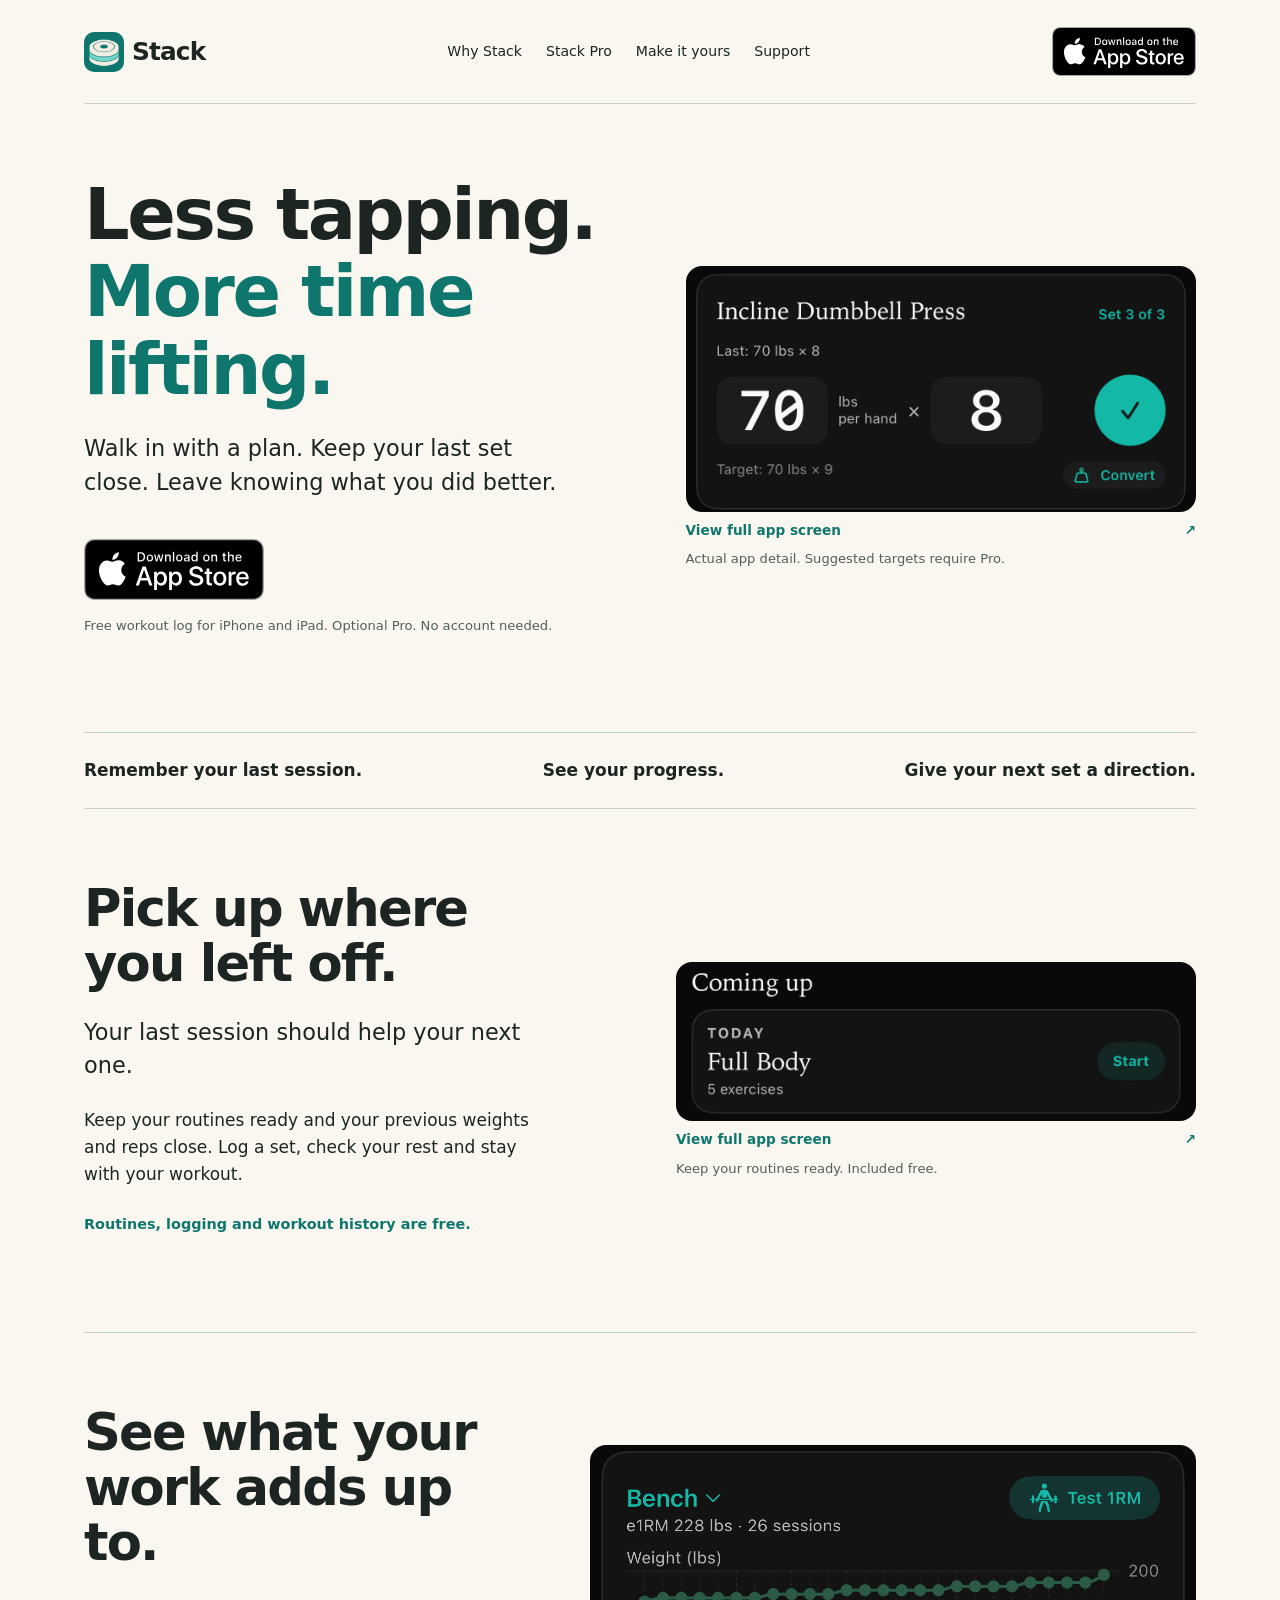
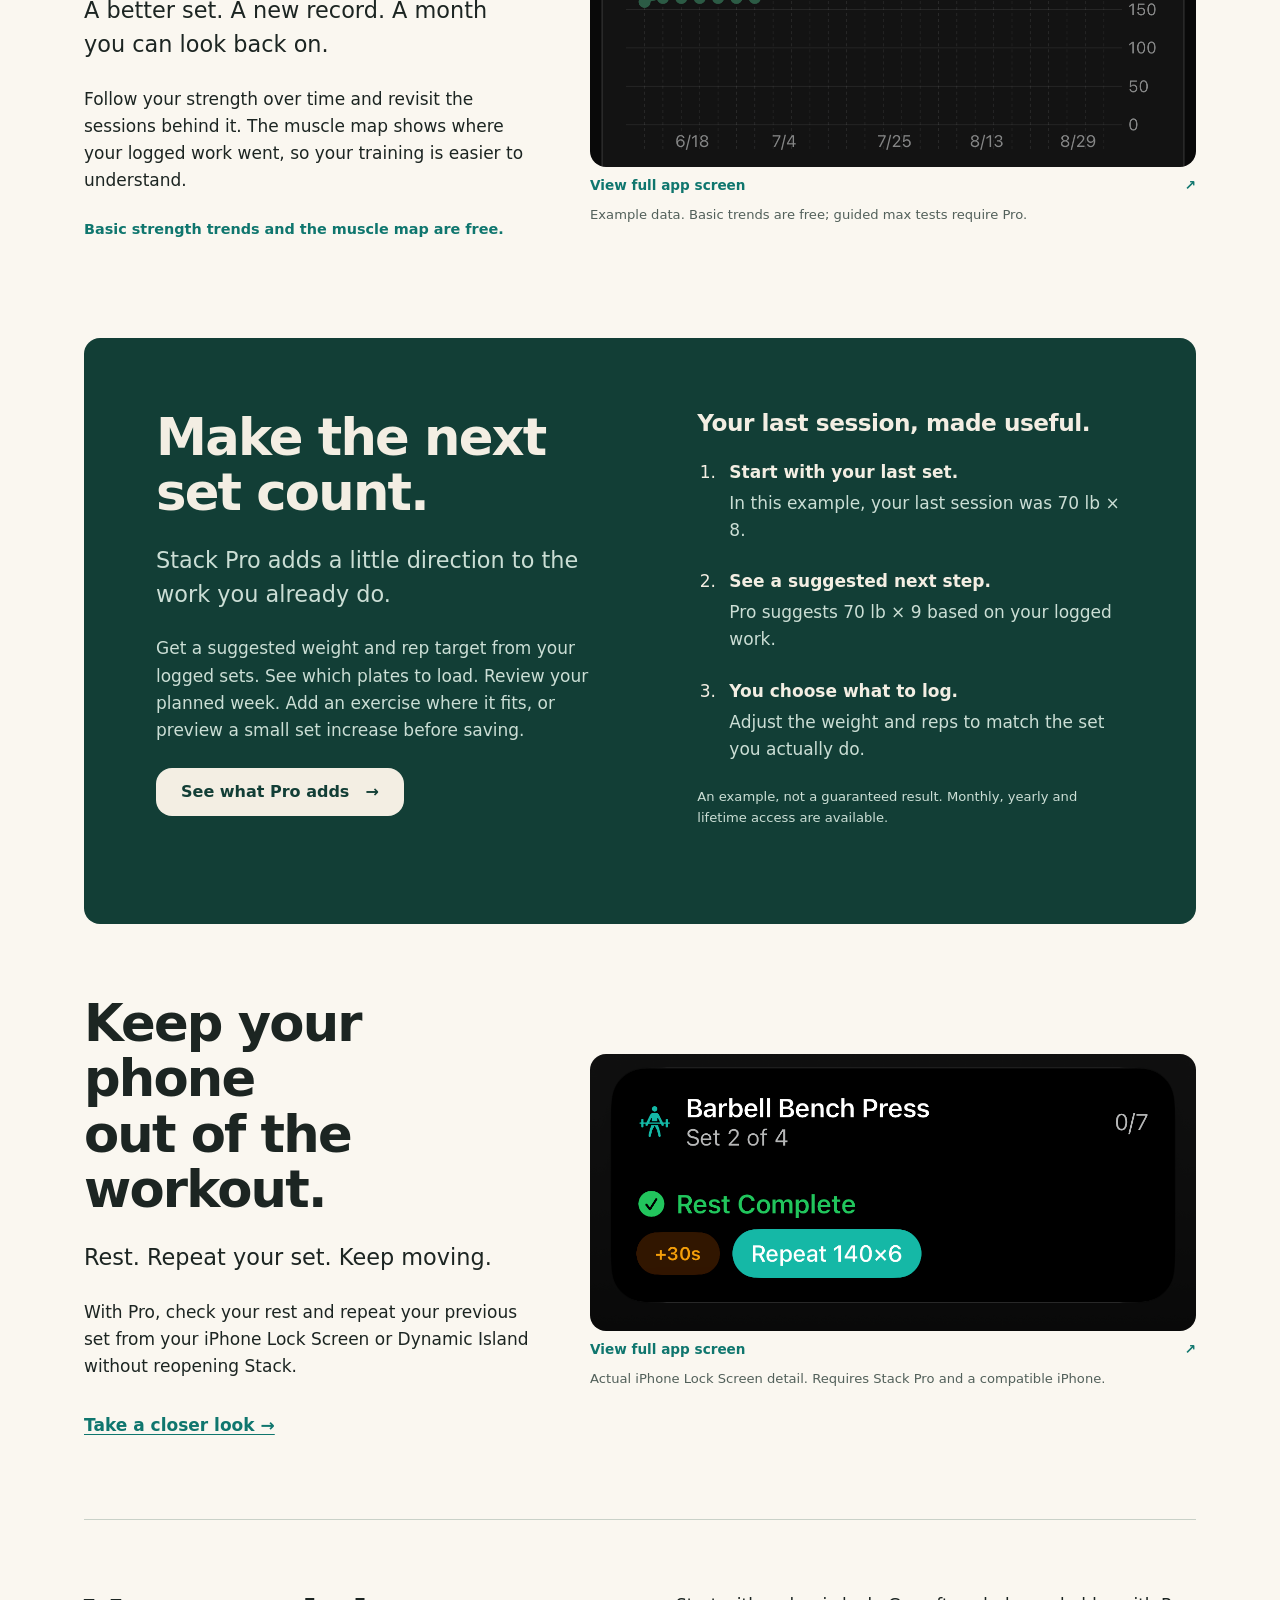
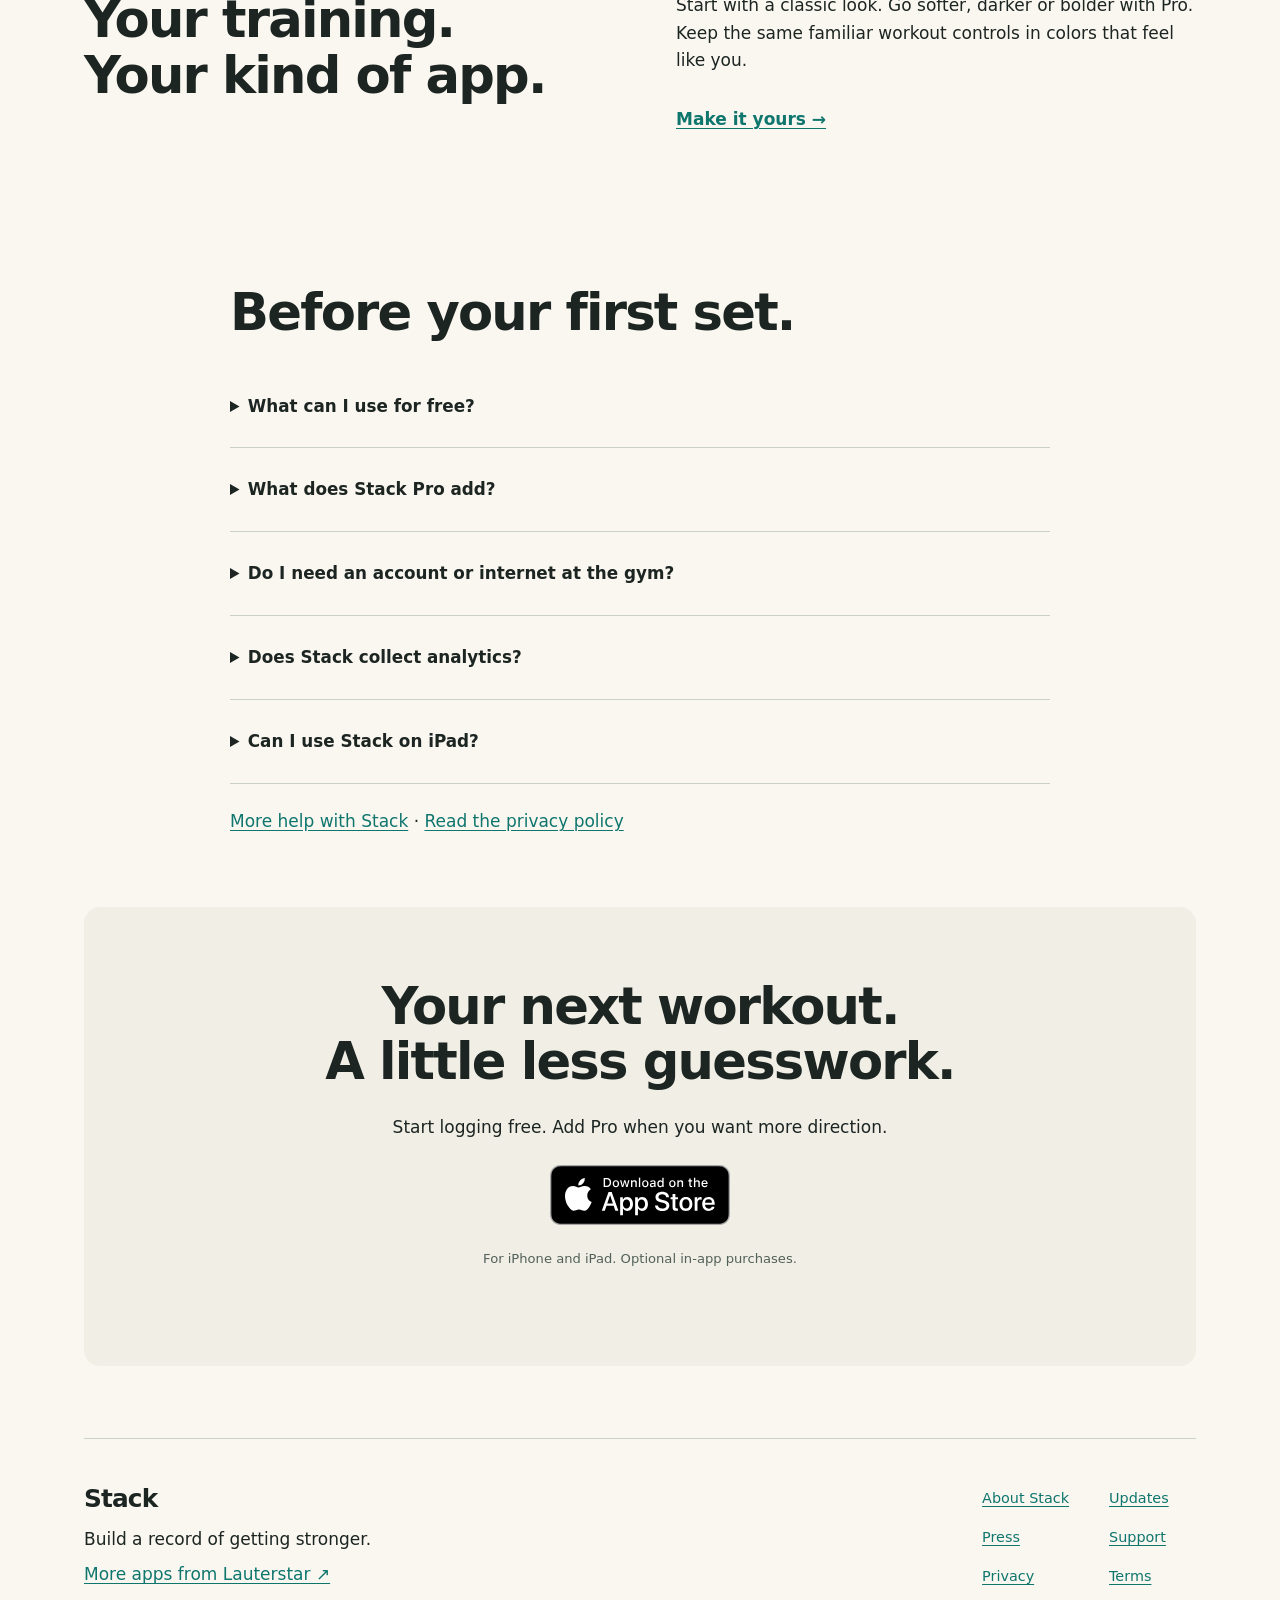
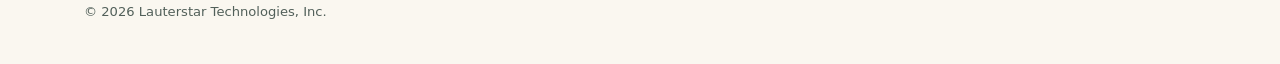
<file: index.html>
<!doctype html>
<html lang="en"><head>
<meta charset="utf-8">
<meta name="viewport" content="width=device-width, initial-scale=1">
<title>Stack Gym Tracker | Less tapping. More time lifting.</title>
<meta name="description" content="Spend less time logging and see your lifting progress. Start your workout log free. Add Stack Pro for next-set targets, plate calculations and Lock Screen logging.">
<link rel="canonical" href="https://stack.lauterstar.com/">
<meta name="robots" content="index,follow,max-image-preview:large">
<meta property="og:site_name" content="Stack">
<meta property="og:type" content="website">
<meta property="og:title" content="Stack Gym Tracker | Less tapping. More time lifting.">
<meta property="og:description" content="Spend less time logging and see your lifting progress. Start your workout log free. Add Stack Pro for next-set targets, plate calculations and Lock Screen logging.">
<meta property="og:url" content="https://stack.lauterstar.com/">
<meta property="og:image" content="https://stack.lauterstar.com/assets/images/icon-1024.png">
<meta property="og:image:alt" content="Stack's stacked weight plate icon">
<meta name="twitter:card" content="summary">
<meta name="twitter:title" content="Stack Gym Tracker | Less tapping. More time lifting.">
<meta name="twitter:description" content="Spend less time logging and see your lifting progress. Start your workout log free. Add Stack Pro for next-set targets, plate calculations and Lock Screen logging.">
<meta name="twitter:image" content="https://stack.lauterstar.com/assets/images/icon-1024.png">
<link rel="icon" href="assets/images/icon-1024.png">
<link rel="apple-touch-icon" href="assets/images/icon-1024.png">
<link rel="stylesheet" href="assets/styles.css">
<script defer src="assets/config.js"></script>
<script defer src="assets/app.js"></script>
<script type="application/ld+json">[{"@context": "https://schema.org", "@type": "WebPage", "name": "Stack Gym Tracker | Less tapping. More time lifting.", "description": "Spend less time logging and see your lifting progress. Start your workout log free. Add Stack Pro for next-set targets, plate calculations and Lock Screen logging.", "url": "https://stack.lauterstar.com/", "isPartOf": {"@id": "https://stack.lauterstar.com/#website"}, "about": {"@id": "https://stack.lauterstar.com/#app"}, "inLanguage": "en-US"}, {"@context": "https://schema.org", "@graph": [{"@type": "Organization", "@id": "https://stack.lauterstar.com/#org", "name": "Lauterstar Technologies, Inc.", "url": "https://lauterstar.com/", "logo": "https://stack.lauterstar.com/assets/images/icon-1024.png"}, {"@type": "WebSite", "@id": "https://stack.lauterstar.com/#website", "name": "Stack", "url": "https://stack.lauterstar.com/", "publisher": {"@id": "https://stack.lauterstar.com/#org"}}, {"@type": "MobileApplication", "@id": "https://stack.lauterstar.com/#app", "name": "Stack - Gym Tracker", "applicationCategory": "HealthApplication", "operatingSystem": "iOS 26.2 or later; iPadOS 26.2 or later", "softwareVersion": "2.0.2", "url": "https://stack.lauterstar.com/", "downloadUrl": "https://apps.apple.com/us/app/stack-gym-tracker/id6760980211", "image": "https://stack.lauterstar.com/assets/images/icon-1024.png", "publisher": {"@id": "https://stack.lauterstar.com/#org"}, "description": "Spend less time logging and see your lifting progress. Stack helps you keep routines ready, record sets and build on your last workout. Free workout logging with optional Stack Pro purchases.", "featureList": ["Free workout logging, routines and history", "Basic strength trends and muscle map", "Optional Pro next-set targets and plate calculations", "Optional Pro Lock Screen logging on iPhone", "Optional Pro weekly target reviews and routine adjustments"]}]}]</script>
</head><body><!-- THESIS: Sell a better training session, then show the real app that makes it possible.
OWN-WORLD: Cream and charcoal, Forest accents, the approved plate mark, system type and honest native screenshots.
STORY: Less logging friction, visible progress, an optional next step with Pro, then download.
FIRST VIEWPORT: Headline, App Store badge and enlarged real set controls visible together on mobile; a two-column proof-led opening on desktop.
FORM: Compact logging proof, a routine detail, a wide progress chart, a three-step Pro explanation and a Lock Screen close-up. Existing brand, code-led implementation.
FINISH: unreviewed and undocumented is unfinished; this build ends with the finish review, the verdict, DESIGN.md, and every shipping raster carrying its provenance -->
<a class="skip-link" href="#main-content">Skip to content</a>
<div class="container">
<header class="site-header"><a class="brand" href="index.html" aria-label="Stack home"><img src="assets/images/icon-1024.png" width="40" height="40" alt=""><span>Stack</span></a>
<nav aria-label="Main navigation"><a href="index.html#why-stack">Why Stack</a><a href="pro.html">Stack Pro</a><a href="designkit.html">Make it yours</a><a href="support.html">Support</a>
</nav><a class="app-store-link" href="https://apps.apple.com/us/app/stack-gym-tracker/id6760980211" data-cfg="appStoreUrl" aria-label="Download Stack on the App Store"><img src="assets/images/app-store-badge.svg" alt="Download on the App Store" width="180" height="60"></a>
</header>
<main id="main-content" class="marketing">
<section class="hero hero-focused">
<div class="hero-copy">
<h1>Less tapping.<br><span>More time lifting.</span>
</h1>
<p class="lead">Walk in with a plan. Keep your last set close. Leave knowing what you did better.</p>
<div class="actions"><a class="app-store-link" href="https://apps.apple.com/us/app/stack-gym-tracker/id6760980211" data-cfg="appStoreUrl" aria-label="Download Stack on the App Store"><img src="assets/images/app-store-badge.svg" alt="Download on the App Store" width="180" height="60"></a>
</div>
<p class="fine">Free workout log for iPhone and iPad. Optional Pro. No account needed.</p>
</div>
<div class="hero-proof"><figure class="detail-proof">
<a class="screen-detail" href="assets/images/screenshots/logger.png" data-screen="logger" aria-label="View full screenshot: Last set, weight and rep controls, and the suggested next-set target">
<span class="detail-window detail-logger"><img src="assets/images/screenshots/logger.png" alt="Last set, weight and rep controls, and the suggested next-set target" width="1206" height="2622" fetchpriority="high" decoding="async"></span>
<span class="detail-open">View full app screen <span aria-hidden="true">↗</span></span></a>
<figcaption>Actual app detail. Suggested targets require Pro.</figcaption></figure></div>
</section>
<section class="benefit-strip" aria-label="What you get">
<p>Remember your last session.</p>
<p>See your progress.</p>
<p>Give your next set a direction.</p>
</section>
<section id="why-stack" class="story routine-story">
<div class="story-copy">
<h2>Pick up where<br>you left off.</h2>
<p class="lead">Your last session should help your next one.</p>
<p>Keep your routines ready and your previous weights and reps close. Log a set, check your rest and stay with your workout.</p>
<p class="included">Routines, logging and workout history are free.</p>
</div>
<figure class="detail-proof">
<a class="screen-detail" href="assets/images/screenshots/plan.png" data-screen="plan" aria-label="View full screenshot: Your next scheduled workout and its exercise count">
<span class="detail-window detail-plan"><img src="assets/images/screenshots/plan.png" alt="Your next scheduled workout and its exercise count" width="1206" height="2622" loading="lazy" decoding="async"></span>
<span class="detail-open">View full app screen <span aria-hidden="true">↗</span></span></a>
<figcaption>Keep your routines ready. Included free.</figcaption></figure>
</section>
<section class="progress-story">
<div class="story-copy">
<h2>See what your<br>work adds up to.</h2>
<p class="lead">A better set. A new record. A month you can look back on.</p>
<p>Follow your strength over time and revisit the sessions behind it. The muscle map shows where your logged work went, so your training is easier to understand.</p>
<p class="included">Basic strength trends and the muscle map are free.</p>
</div>
<figure class="detail-proof">
<a class="screen-detail" href="assets/images/screenshots/strength.png" data-screen="strength" aria-label="View full screenshot: Bench press weight trend over three months">
<span class="detail-window detail-strength"><img src="assets/images/screenshots/strength.png" alt="Bench press weight trend over three months" width="1206" height="2622" loading="lazy" decoding="async"></span>
<span class="detail-open">View full app screen <span aria-hidden="true">↗</span></span></a>
<figcaption>Example data. Basic trends are free; guided max tests require Pro.</figcaption></figure>
</section>
<section class="pro-intro">
<div>
<h2>Make the next<br>set count.</h2>
<p class="lead">Stack Pro adds a little direction to the work you already do.</p>
<p>Get a suggested weight and rep target from your logged sets. See which plates to load. Review your planned week. Add an exercise where it fits, or preview a small set increase before saving.</p><a class="button primary" href="pro.html">See what Pro adds <span aria-hidden="true">→</span></a>
</div>
<div class="next-set-story"><h3>Your last session, made useful.</h3>
<ol class="next-set-steps">
<li><strong>Start with your last set.</strong><span>In this example, your last session was 70 lb × 8.</span></li>
<li><strong>See a suggested next step.</strong><span>Pro suggests 70 lb × 9 based on your logged work.</span></li>
<li><strong>You choose what to log.</strong><span>Adjust the weight and reps to match the set you actually do.</span></li>
</ol><p class="fine">An example, not a guaranteed result. Monthly, yearly and lifetime access are available.</p></div>
</section>
<section class="lock-story">
<div class="story-copy">
<h2>Keep your phone<br>out of the workout.</h2>
<p class="lead">Rest. Repeat your set. Keep moving.</p>
<p>With Pro, check your rest and repeat your previous set from your iPhone Lock Screen or Dynamic Island without reopening Stack.</p><a class="text-link" href="pro.html#keep-moving">Take a closer look →</a>
</div>
<figure class="detail-proof">
<a class="screen-detail" href="assets/images/screenshots/lock-screen.png" data-screen="lock-screen" aria-label="View full screenshot: Stack Live Activity with Rest Complete, add rest time and repeat-set controls">
<span class="detail-window detail-lock"><img src="assets/images/screenshots/lock-screen.png" alt="Stack Live Activity with Rest Complete, add rest time and repeat-set controls" width="1179" height="2556" loading="lazy" decoding="async"></span>
<span class="detail-open">View full app screen <span aria-hidden="true">↗</span></span></a>
<figcaption>Actual iPhone Lock Screen detail. Requires Stack Pro and a compatible iPhone.</figcaption></figure>
</section>
<section class="personal-teaser">
<h2>Your training.<br>Your kind of app.</h2>
<div>
<p>Start with a classic look. Go softer, darker or bolder with Pro. Keep the same familiar workout controls in colors that feel like you.</p><a class="text-link" href="designkit.html">Make it yours →</a>
</div>
</section>
<section class="faq" aria-labelledby="faq-title">
<h2 id="faq-title">Before your first set.</h2>
<details><summary>What can I use for free?</summary>
<p>Log workouts, build routines, review your history, see basic strength trends and explore the muscle map. Export and import your training data. Stack Pro adds optional training and appearance tools.</p>
</details>
<details><summary>What does Stack Pro add?</summary>
<p>Pro helps you choose your next set with Smart Targets, load the bar with plate calculations and repeat a set from your iPhone Lock Screen. It also adds weekly coverage targets and plan adjustments, progress photos, guided one-rep max tests, Gym Mode, exercise replacement suggestions and more themes.</p>
</details>
<details><summary>Do I need an account or internet at the gym?</summary>
<p>No account is required to log workouts, and your workout log works offline. Optional iCloud sync uses Sign in with Apple. Buying or restoring Pro requires access to the App Store.</p>
</details>
<details><summary>Does Stack collect analytics?</summary>
<p>Usage analytics and crash reports are off until you choose to share. Change either choice in Profile → Privacy & Data. Stack has no ads and does not sell your training data. The privacy policy explains what these optional reports include.</p>
</details>
<details><summary>Can I use Stack on iPad?</summary>
<p>Yes. Stack 2.0 supports iPhone and iPad running iOS or iPadOS 26.2 or later. Lock Screen logging and Dynamic Island features are for compatible iPhones.</p>
</details>
<p><a href="support.html">More help with Stack</a> · <a href="privacy.html">Read the privacy policy</a>
</p>
</section>
<section class="closing">
<h2>Your next workout.<br>A little less guesswork.</h2>
<p>Start logging free. Add Pro when you want more direction.</p><a class="app-store-link" href="https://apps.apple.com/us/app/stack-gym-tracker/id6760980211" data-cfg="appStoreUrl" aria-label="Download Stack on the App Store"><img src="assets/images/app-store-badge.svg" alt="Download on the App Store" width="180" height="60"></a>
<p class="fine">For iPhone and iPad. Optional in-app purchases.</p>
</section>
</main>
<footer class="site-footer">
<div class="footer-brand"><a class="brand" href="index.html">Stack</a>
<p>Build a record of getting stronger.</p><p><a href="https://lauterstar.com/apps.html">More apps from Lauterstar ↗</a></p>
<small>© 2026 Lauterstar Technologies, Inc.</small>
</div>
<nav aria-label="More about Stack"><a href="about.html">About Stack</a><a href="updates.html">Updates</a><a href="press.html">Press</a><a href="support.html">Support</a><a href="privacy.html">Privacy</a><a href="terms.html">Terms</a>
</nav>
</footer>
</div><dialog class="screen-viewer" aria-labelledby="screen-viewer-title">
<div class="viewer-heading"><h2 id="screen-viewer-title">Full app screenshot</h2><button type="button" class="viewer-close" autofocus>Close</button></div>
<img class="viewer-image" alt=""><p class="viewer-caption">Actual app screenshot with example data.</p>
</dialog></body></html>
</file>
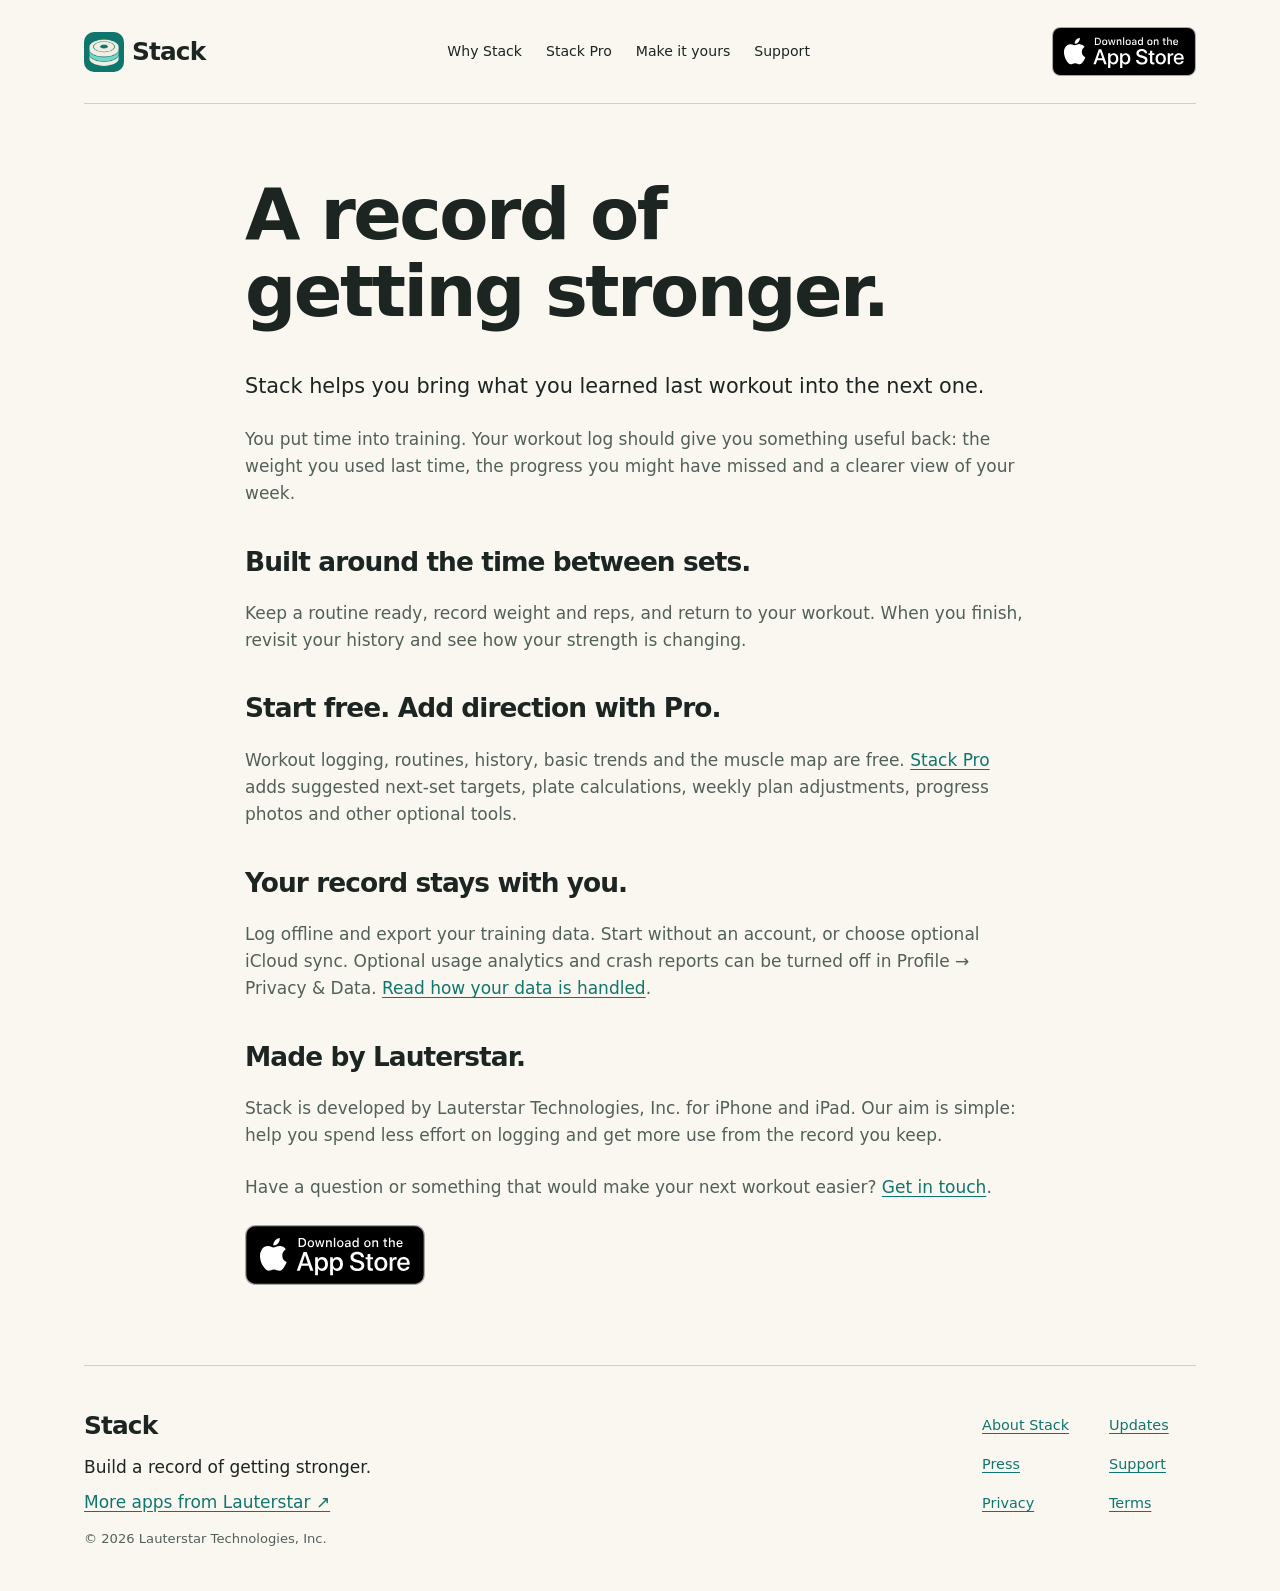
<file: about.html>
<!doctype html>
<html lang="en"><head>
<meta charset="utf-8">
<meta name="viewport" content="width=device-width, initial-scale=1">
<title>About Stack | Build a record of getting stronger</title>
<meta name="description" content="Bring your last workout into your next one. Stack helps lifters keep routines ready, see progress and spend less time logging.">
<link rel="canonical" href="https://stack.lauterstar.com/about.html">
<meta name="robots" content="index,follow,max-image-preview:large">
<meta property="og:site_name" content="Stack">
<meta property="og:type" content="website">
<meta property="og:title" content="About Stack | Build a record of getting stronger">
<meta property="og:description" content="Bring your last workout into your next one. Stack helps lifters keep routines ready, see progress and spend less time logging.">
<meta property="og:url" content="https://stack.lauterstar.com/about.html">
<meta property="og:image" content="https://stack.lauterstar.com/assets/images/icon-1024.png">
<meta property="og:image:alt" content="Stack's stacked weight plate icon">
<meta name="twitter:card" content="summary">
<meta name="twitter:title" content="About Stack | Build a record of getting stronger">
<meta name="twitter:description" content="Bring your last workout into your next one. Stack helps lifters keep routines ready, see progress and spend less time logging.">
<meta name="twitter:image" content="https://stack.lauterstar.com/assets/images/icon-1024.png">
<link rel="icon" href="assets/images/icon-1024.png">
<link rel="apple-touch-icon" href="assets/images/icon-1024.png">
<link rel="stylesheet" href="assets/styles.css">
<script defer src="assets/config.js"></script>
<script defer src="assets/app.js"></script>
<script type="application/ld+json">[{"@context": "https://schema.org", "@type": "WebPage", "name": "About Stack | Build a record of getting stronger", "description": "Bring your last workout into your next one. Stack helps lifters keep routines ready, see progress and spend less time logging.", "url": "https://stack.lauterstar.com/about.html", "isPartOf": {"@id": "https://stack.lauterstar.com/#website"}, "about": {"@id": "https://stack.lauterstar.com/#app"}, "inLanguage": "en-US"}]</script>
</head><body><!-- THESIS: Sell a better training session, then show the real app that makes it possible.
OWN-WORLD: Cream and charcoal, Forest accents, the approved plate mark, system type and honest native screenshots.
STORY: Less logging friction, visible progress, an optional next step with Pro, then download.
FIRST VIEWPORT: A large outcome-led headline and download action beside the real workout screen.
FORM: A product story with alternating proof and short copy. Existing brand, code-led implementation.
FINISH: unreviewed and undocumented is unfinished; this build ends with the finish review, the verdict, DESIGN.md, and every shipping raster carrying its provenance -->
<a class="skip-link" href="#main-content">Skip to content</a>
<div class="container">
<header class="site-header"><a class="brand" href="index.html" aria-label="Stack home"><img src="assets/images/icon-1024.png" width="40" height="40" alt=""><span>Stack</span></a>
<nav aria-label="Main navigation"><a href="index.html#why-stack">Why Stack</a><a href="pro.html">Stack Pro</a><a href="designkit.html">Make it yours</a><a href="support.html">Support</a>
</nav><a class="app-store-link" href="https://apps.apple.com/us/app/stack-gym-tracker/id6760980211" data-cfg="appStoreUrl" aria-label="Download Stack on the App Store"><img src="assets/images/app-store-badge.svg" alt="Download on the App Store" width="180" height="60"></a>
</header>
<main id="main-content" class="doc">
<h1>A record of<br>getting stronger.</h1>
<p class="lead">Stack helps you bring what you learned last workout into the next one.</p>
<p>You put time into training. Your workout log should give you something useful back: the weight you used last time, the progress you might have missed and a clearer view of your week.</p>
<h2>Built around the time between sets.</h2>
<p>Keep a routine ready, record weight and reps, and return to your workout. When you finish, revisit your history and see how your strength is changing.</p>
<h2>Start free. Add direction with Pro.</h2>
<p>Workout logging, routines, history, basic trends and the muscle map are free. <a href="pro.html">Stack Pro</a> adds suggested next-set targets, plate calculations, weekly plan adjustments, progress photos and other optional tools.</p>
<h2>Your record stays with you.</h2>
<p>Log offline and export your training data. Start without an account, or choose optional iCloud sync. Optional usage analytics and crash reports can be turned off in Profile → Privacy &amp; Data. <a href="privacy.html">Read how your data is handled</a>.</p>
<h2>Made by Lauterstar.</h2>
<p>Stack is developed by Lauterstar Technologies, Inc. for iPhone and iPad. Our aim is simple: help you spend less effort on logging and get more use from the record you keep.</p>
<p>Have a question or something that would make your next workout easier? <a href="support.html">Get in touch</a>.</p><a class="app-store-link" href="https://apps.apple.com/us/app/stack-gym-tracker/id6760980211" data-cfg="appStoreUrl" aria-label="Download Stack on the App Store"><img src="assets/images/app-store-badge.svg" alt="Download on the App Store" width="180" height="60"></a>
</main>
<footer class="site-footer">
<div class="footer-brand"><a class="brand" href="index.html">Stack</a>
<p>Build a record of getting stronger.</p><p><a href="https://lauterstar.com/apps.html">More apps from Lauterstar ↗</a></p>
<small>© 2026 Lauterstar Technologies, Inc.</small>
</div>
<nav aria-label="More about Stack"><a href="about.html">About Stack</a><a href="updates.html">Updates</a><a href="press.html">Press</a><a href="support.html">Support</a><a href="privacy.html">Privacy</a><a href="terms.html">Terms</a>
</nav>
</footer>
</div></body></html>
</file>
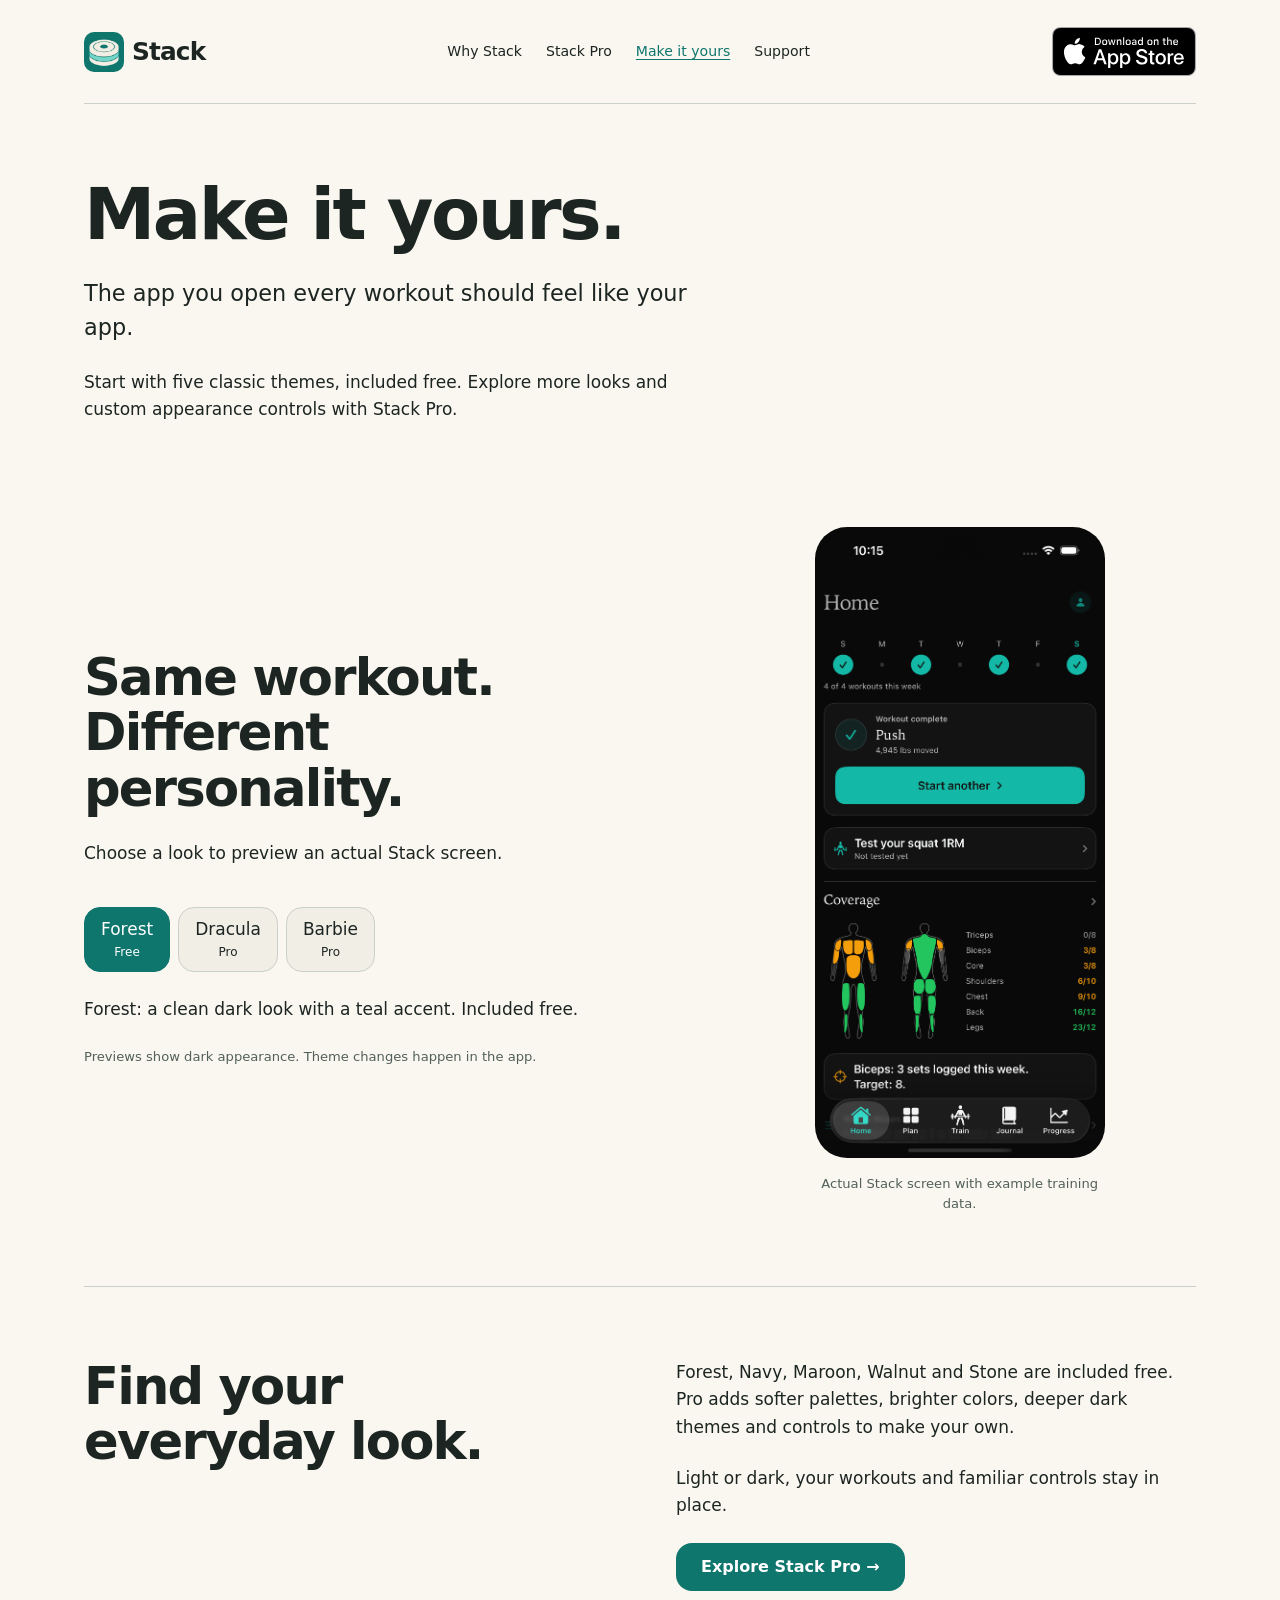
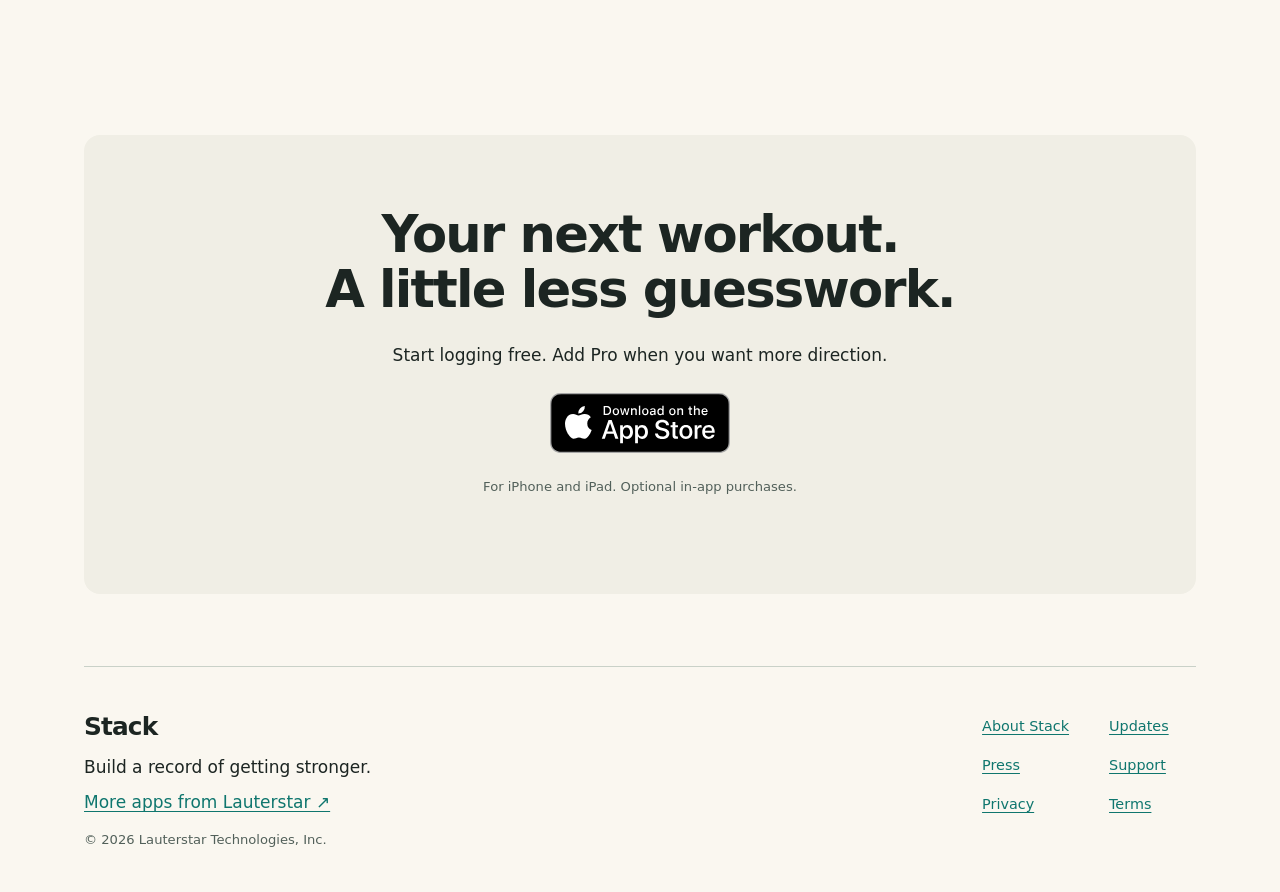
<file: designkit.html>
<!doctype html>
<html lang="en"><head>
<meta charset="utf-8">
<meta name="viewport" content="width=device-width, initial-scale=1">
<title>Make it yours | Stack gym tracker themes</title>
<meta name="description" content="Make your workout log feel like yours. Start with five free classic themes, or add Stack Pro for more colors and custom appearance controls.">
<link rel="canonical" href="https://stack.lauterstar.com/designkit.html">
<meta name="robots" content="index,follow,max-image-preview:large">
<meta property="og:site_name" content="Stack">
<meta property="og:type" content="website">
<meta property="og:title" content="Make it yours | Stack gym tracker themes">
<meta property="og:description" content="Make your workout log feel like yours. Start with five free classic themes, or add Stack Pro for more colors and custom appearance controls.">
<meta property="og:url" content="https://stack.lauterstar.com/designkit.html">
<meta property="og:image" content="https://stack.lauterstar.com/assets/images/icon-1024.png">
<meta property="og:image:alt" content="Stack's stacked weight plate icon">
<meta name="twitter:card" content="summary">
<meta name="twitter:title" content="Make it yours | Stack gym tracker themes">
<meta name="twitter:description" content="Make your workout log feel like yours. Start with five free classic themes, or add Stack Pro for more colors and custom appearance controls.">
<meta name="twitter:image" content="https://stack.lauterstar.com/assets/images/icon-1024.png">
<link rel="icon" href="assets/images/icon-1024.png">
<link rel="apple-touch-icon" href="assets/images/icon-1024.png">
<link rel="stylesheet" href="assets/styles.css">
<script defer src="assets/config.js"></script>
<script defer src="assets/app.js"></script>
<script type="application/ld+json">[{"@context": "https://schema.org", "@type": "WebPage", "name": "Make it yours | Stack gym tracker themes", "description": "Make your workout log feel like yours. Start with five free classic themes, or add Stack Pro for more colors and custom appearance controls.", "url": "https://stack.lauterstar.com/designkit.html", "isPartOf": {"@id": "https://stack.lauterstar.com/#website"}, "about": {"@id": "https://stack.lauterstar.com/#app"}, "inLanguage": "en-US"}]</script>
</head><body><!-- THESIS: Sell a better training session, then show the real app that makes it possible.
OWN-WORLD: Cream and charcoal, Forest accents, the approved plate mark, system type and honest native screenshots.
STORY: Less logging friction, visible progress, an optional next step with Pro, then download.
FIRST VIEWPORT: A large outcome-led headline and download action beside the real workout screen.
FORM: A product story with alternating proof and short copy. Existing brand, code-led implementation.
FINISH: unreviewed and undocumented is unfinished; this build ends with the finish review, the verdict, DESIGN.md, and every shipping raster carrying its provenance -->
<a class="skip-link" href="#main-content">Skip to content</a>
<div class="container">
<header class="site-header"><a class="brand" href="index.html" aria-label="Stack home"><img src="assets/images/icon-1024.png" width="40" height="40" alt=""><span>Stack</span></a>
<nav aria-label="Main navigation"><a href="index.html#why-stack">Why Stack</a><a href="pro.html">Stack Pro</a><a href="designkit.html" aria-current="page">Make it yours</a><a href="support.html">Support</a>
</nav><a class="app-store-link" href="https://apps.apple.com/us/app/stack-gym-tracker/id6760980211" data-cfg="appStoreUrl" aria-label="Download Stack on the App Store"><img src="assets/images/app-store-badge.svg" alt="Download on the App Store" width="180" height="60"></a>
</header>
<main id="main-content" class="marketing">
<section class="page-intro">
<h1>Make it yours.</h1>
<p class="lead">The app you open every workout should feel like your app.</p>
<p>Start with five classic themes, included free. Explore more looks and custom appearance controls with Stack Pro.</p>
</section>
<section class="theme-explorer" aria-labelledby="theme-title">
<div class="theme-copy">
<h2 id="theme-title">Same workout.<br>Different personality.</h2>
<p>Choose a look to preview an actual Stack screen.</p>
<div class="theme-options" role="group" aria-label="Preview an app theme"><button type="button" data-theme="forest" aria-pressed="true">Forest <span>Free</span></button><button type="button" data-theme="dracula" aria-pressed="false">Dracula <span>Pro</span></button><button type="button" data-theme="barbie" aria-pressed="false">Barbie <span>Pro</span></button>
</div>
<p id="theme-description" aria-live="polite">Forest: a clean dark look with a teal accent. Included free.</p>
<p class="fine">Previews show dark appearance. Theme changes happen in the app.</p><noscript>
<p>The Forest preview is shown. Enable JavaScript to switch previews.</p></noscript>
</div>
<figure class="app-shot"><img id="theme-preview" src="assets/images/screenshots/home.png" width="1206" height="2622" alt="Stack Home screen in the Forest dark theme" decoding="async"><figcaption>Actual Stack screen with example training data.</figcaption>
</figure>
</section>
<section class="personal-teaser">
<h2>Find your everyday look.</h2>
<div>
<p>Forest, Navy, Maroon, Walnut and Stone are included free. Pro adds softer palettes, brighter colors, deeper dark themes and controls to make your own.</p>
<p>Light or dark, your workouts and familiar controls stay in place.</p><a class="button primary" href="pro.html">Explore Stack Pro →</a>
</div>
</section>
<section class="closing">
<h2>Your next workout.<br>A little less guesswork.</h2>
<p>Start logging free. Add Pro when you want more direction.</p><a class="app-store-link" href="https://apps.apple.com/us/app/stack-gym-tracker/id6760980211" data-cfg="appStoreUrl" aria-label="Download Stack on the App Store"><img src="assets/images/app-store-badge.svg" alt="Download on the App Store" width="180" height="60"></a>
<p class="fine">For iPhone and iPad. Optional in-app purchases.</p>
</section>
</main>
<footer class="site-footer">
<div class="footer-brand"><a class="brand" href="index.html">Stack</a>
<p>Build a record of getting stronger.</p><p><a href="https://lauterstar.com/apps.html">More apps from Lauterstar ↗</a></p>
<small>© 2026 Lauterstar Technologies, Inc.</small>
</div>
<nav aria-label="More about Stack"><a href="about.html">About Stack</a><a href="updates.html">Updates</a><a href="press.html">Press</a><a href="support.html">Support</a><a href="privacy.html">Privacy</a><a href="terms.html">Terms</a>
</nav>
</footer>
</div></body></html>
</file>
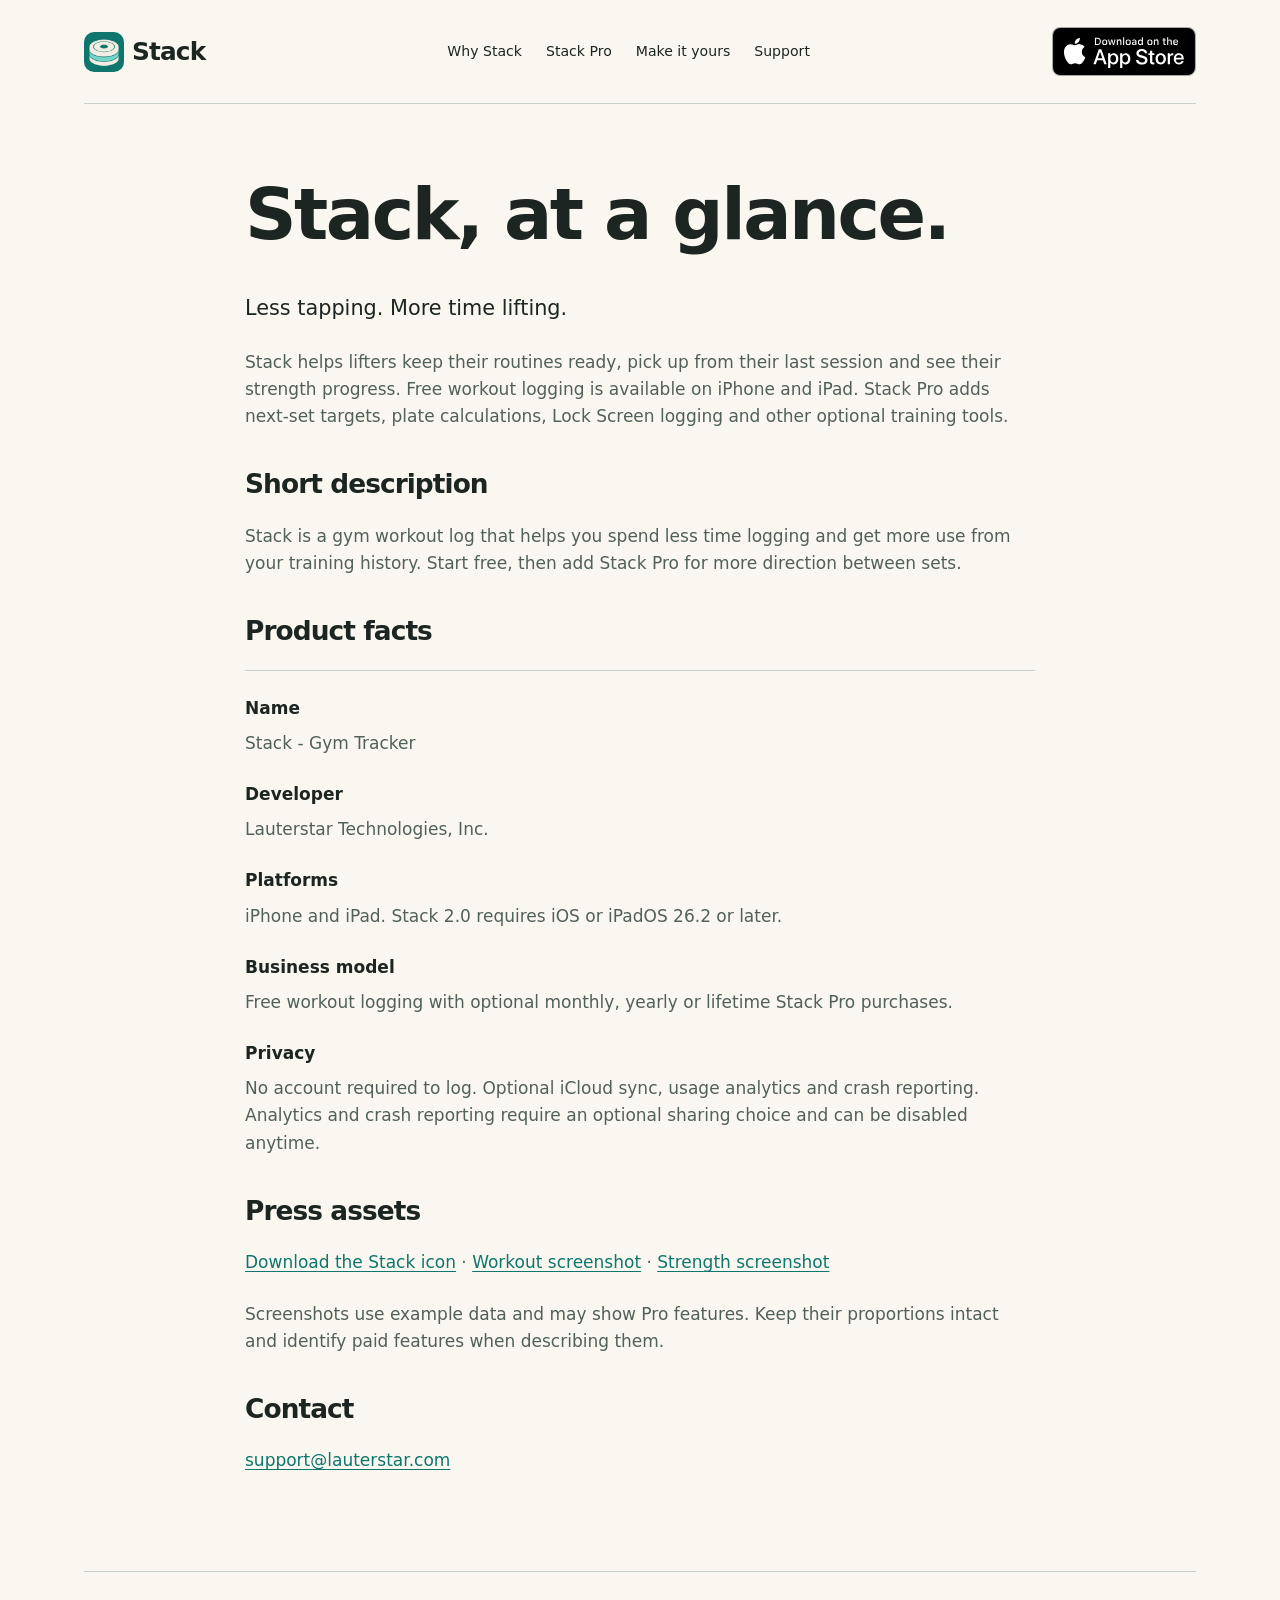
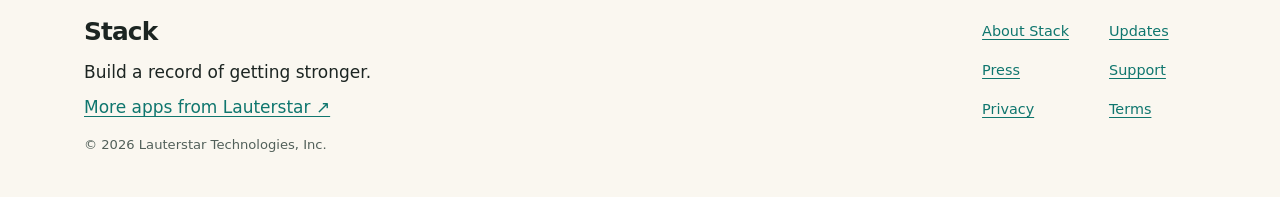
<file: press.html>
<!doctype html>
<html lang="en"><head>
<meta charset="utf-8">
<meta name="viewport" content="width=device-width, initial-scale=1">
<title>Stack Press Kit | Gym workout log for iPhone and iPad</title>
<meta name="description" content="Product facts, screenshots and the Stack app icon. Stack helps lifters spend less time logging and see their progress, with free logging and optional Stack Pro.">
<link rel="canonical" href="https://stack.lauterstar.com/press.html">
<meta name="robots" content="index,follow,max-image-preview:large">
<meta property="og:site_name" content="Stack">
<meta property="og:type" content="website">
<meta property="og:title" content="Stack Press Kit | Gym workout log for iPhone and iPad">
<meta property="og:description" content="Product facts, screenshots and the Stack app icon. Stack helps lifters spend less time logging and see their progress, with free logging and optional Stack Pro.">
<meta property="og:url" content="https://stack.lauterstar.com/press.html">
<meta property="og:image" content="https://stack.lauterstar.com/assets/images/icon-1024.png">
<meta property="og:image:alt" content="Stack's stacked weight plate icon">
<meta name="twitter:card" content="summary">
<meta name="twitter:title" content="Stack Press Kit | Gym workout log for iPhone and iPad">
<meta name="twitter:description" content="Product facts, screenshots and the Stack app icon. Stack helps lifters spend less time logging and see their progress, with free logging and optional Stack Pro.">
<meta name="twitter:image" content="https://stack.lauterstar.com/assets/images/icon-1024.png">
<link rel="icon" href="assets/images/icon-1024.png">
<link rel="apple-touch-icon" href="assets/images/icon-1024.png">
<link rel="stylesheet" href="assets/styles.css">
<script defer src="assets/config.js"></script>
<script defer src="assets/app.js"></script>
<script type="application/ld+json">[{"@context": "https://schema.org", "@type": "WebPage", "name": "Stack Press Kit | Gym workout log for iPhone and iPad", "description": "Product facts, screenshots and the Stack app icon. Stack helps lifters spend less time logging and see their progress, with free logging and optional Stack Pro.", "url": "https://stack.lauterstar.com/press.html", "isPartOf": {"@id": "https://stack.lauterstar.com/#website"}, "about": {"@id": "https://stack.lauterstar.com/#app"}, "inLanguage": "en-US"}]</script>
</head><body><!-- THESIS: Sell a better training session, then show the real app that makes it possible.
OWN-WORLD: Cream and charcoal, Forest accents, the approved plate mark, system type and honest native screenshots.
STORY: Less logging friction, visible progress, an optional next step with Pro, then download.
FIRST VIEWPORT: A large outcome-led headline and download action beside the real workout screen.
FORM: A product story with alternating proof and short copy. Existing brand, code-led implementation.
FINISH: unreviewed and undocumented is unfinished; this build ends with the finish review, the verdict, DESIGN.md, and every shipping raster carrying its provenance -->
<a class="skip-link" href="#main-content">Skip to content</a>
<div class="container">
<header class="site-header"><a class="brand" href="index.html" aria-label="Stack home"><img src="assets/images/icon-1024.png" width="40" height="40" alt=""><span>Stack</span></a>
<nav aria-label="Main navigation"><a href="index.html#why-stack">Why Stack</a><a href="pro.html">Stack Pro</a><a href="designkit.html">Make it yours</a><a href="support.html">Support</a>
</nav><a class="app-store-link" href="https://apps.apple.com/us/app/stack-gym-tracker/id6760980211" data-cfg="appStoreUrl" aria-label="Download Stack on the App Store"><img src="assets/images/app-store-badge.svg" alt="Download on the App Store" width="180" height="60"></a>
</header>
<main id="main-content" class="doc">
<h1>Stack, at a glance.</h1>
<p class="lead">Less tapping. More time lifting.</p>
<p>Stack helps lifters keep their routines ready, pick up from their last session and see their strength progress. Free workout logging is available on iPhone and iPad. Stack Pro adds next-set targets, plate calculations, Lock Screen logging and other optional training tools.</p>
<h2>Short description</h2>
<p>Stack is a gym workout log that helps you spend less time logging and get more use from your training history. Start free, then add Stack Pro for more direction between sets.</p>
<h2>Product facts</h2>
<dl class="facts">
<dt>Name</dt>
<dd>Stack - Gym Tracker</dd>
<dt>Developer</dt>
<dd>Lauterstar Technologies, Inc.</dd>
<dt>Platforms</dt>
<dd>iPhone and iPad. Stack 2.0 requires iOS or iPadOS 26.2 or later.</dd>
<dt>Business model</dt>
<dd>Free workout logging with optional monthly, yearly or lifetime Stack Pro purchases.</dd>
<dt>Privacy</dt>
<dd>No account required to log. Optional iCloud sync, usage analytics and crash reporting. Analytics and crash reporting require an optional sharing choice and can be disabled anytime.</dd>
</dl>
<h2>Press assets</h2>
<p><a href="assets/images/icon-1024.png" download>Download the Stack icon</a> · <a href="assets/images/screenshots/logger.png" download>Workout screenshot</a> · <a href="assets/images/screenshots/strength.png" download>Strength screenshot</a>
</p>
<p>Screenshots use example data and may show Pro features. Keep their proportions intact and identify paid features when describing them.</p>
<h2>Contact</h2>
<p><a data-cfg="supportEmail" href="mailto:support@lauterstar.com">support@lauterstar.com</a>
</p>
</main>
<footer class="site-footer">
<div class="footer-brand"><a class="brand" href="index.html">Stack</a>
<p>Build a record of getting stronger.</p><p><a href="https://lauterstar.com/apps.html">More apps from Lauterstar ↗</a></p>
<small>© 2026 Lauterstar Technologies, Inc.</small>
</div>
<nav aria-label="More about Stack"><a href="about.html">About Stack</a><a href="updates.html">Updates</a><a href="press.html">Press</a><a href="support.html">Support</a><a href="privacy.html">Privacy</a><a href="terms.html">Terms</a>
</nav>
</footer>
</div></body></html>
</file>
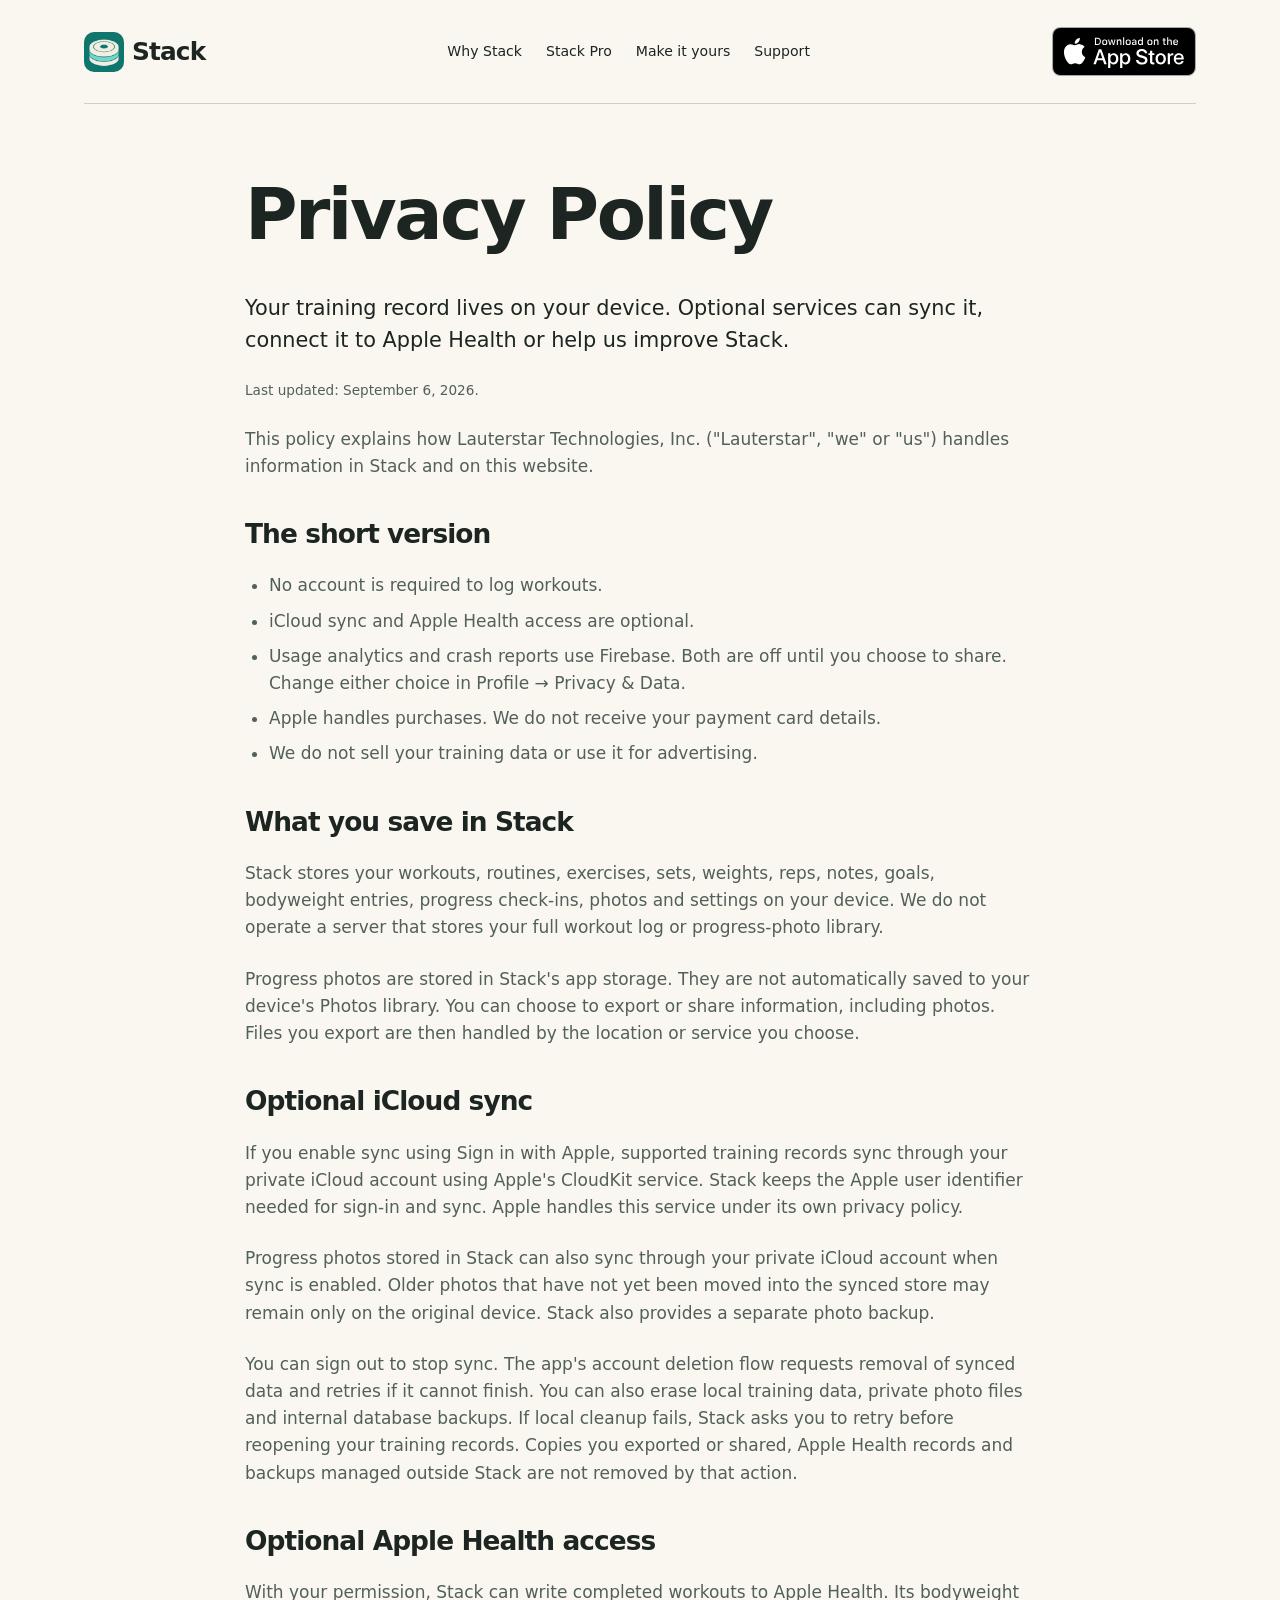
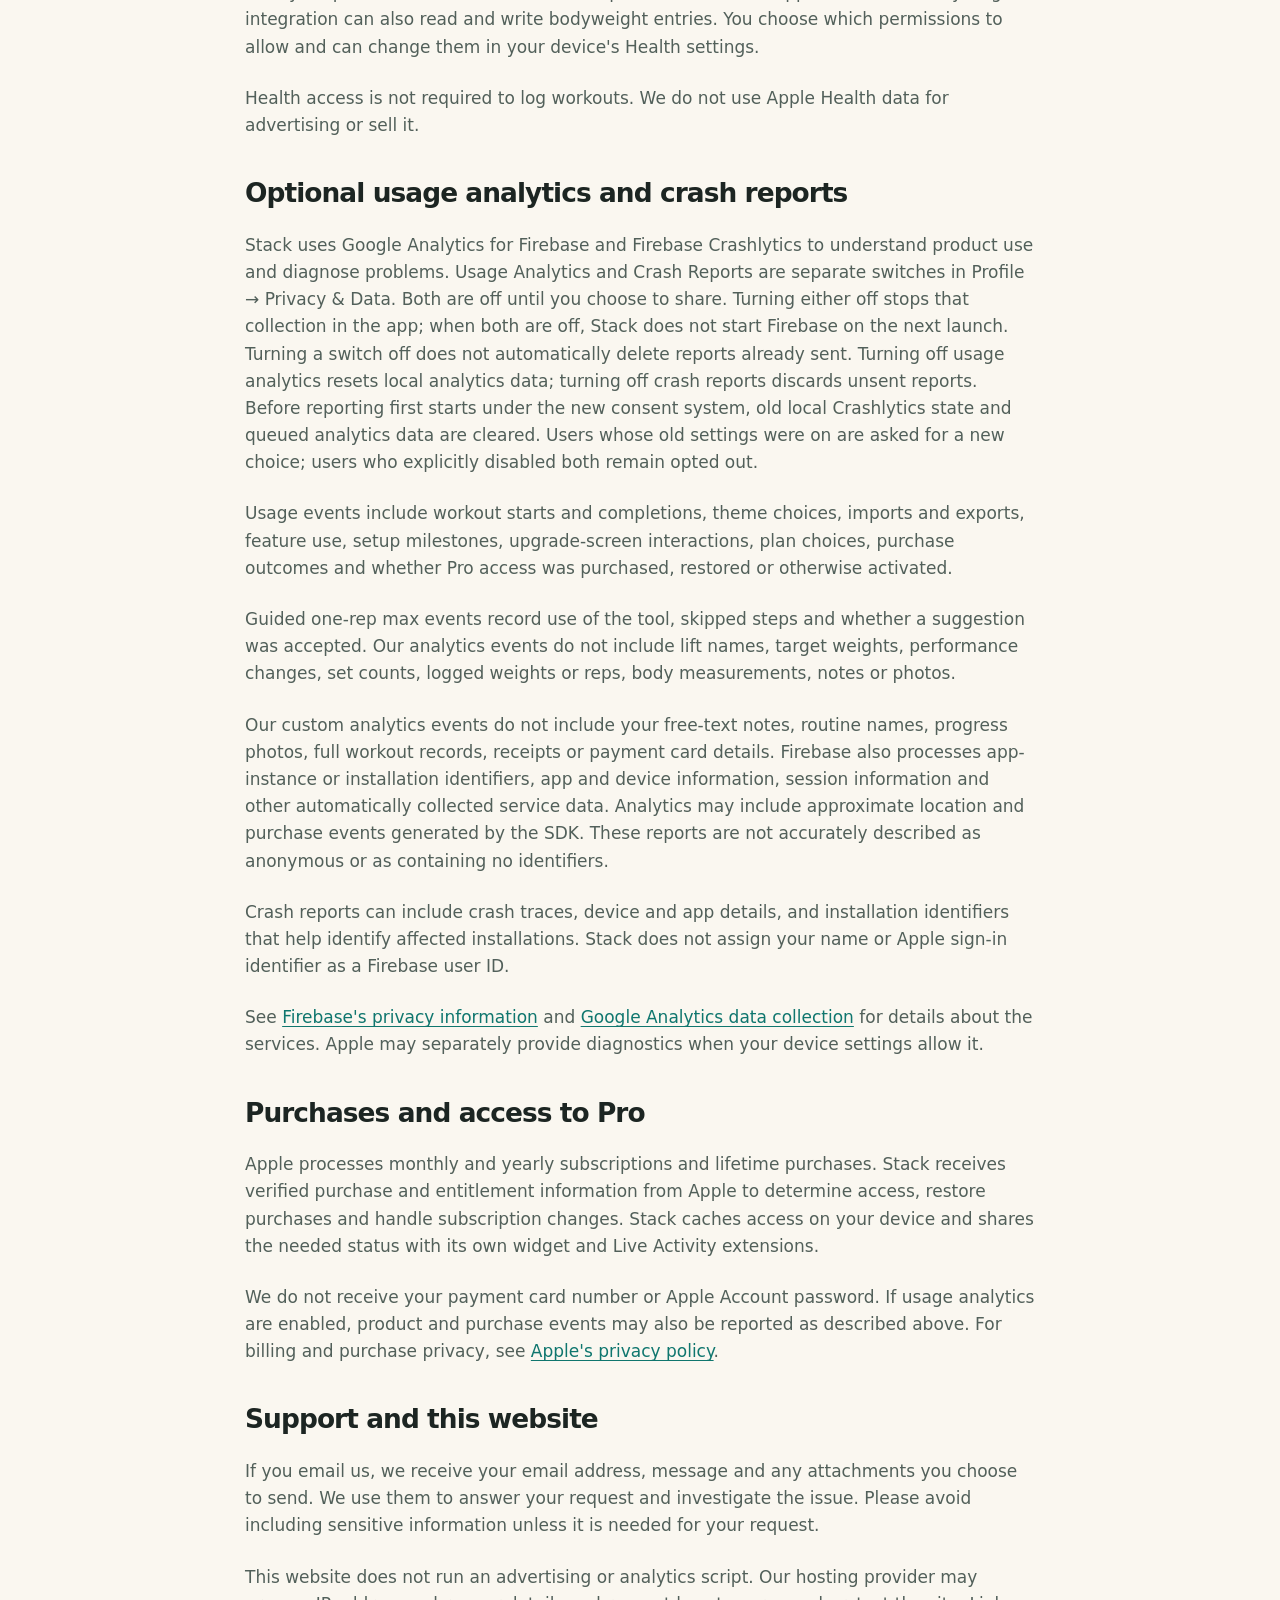
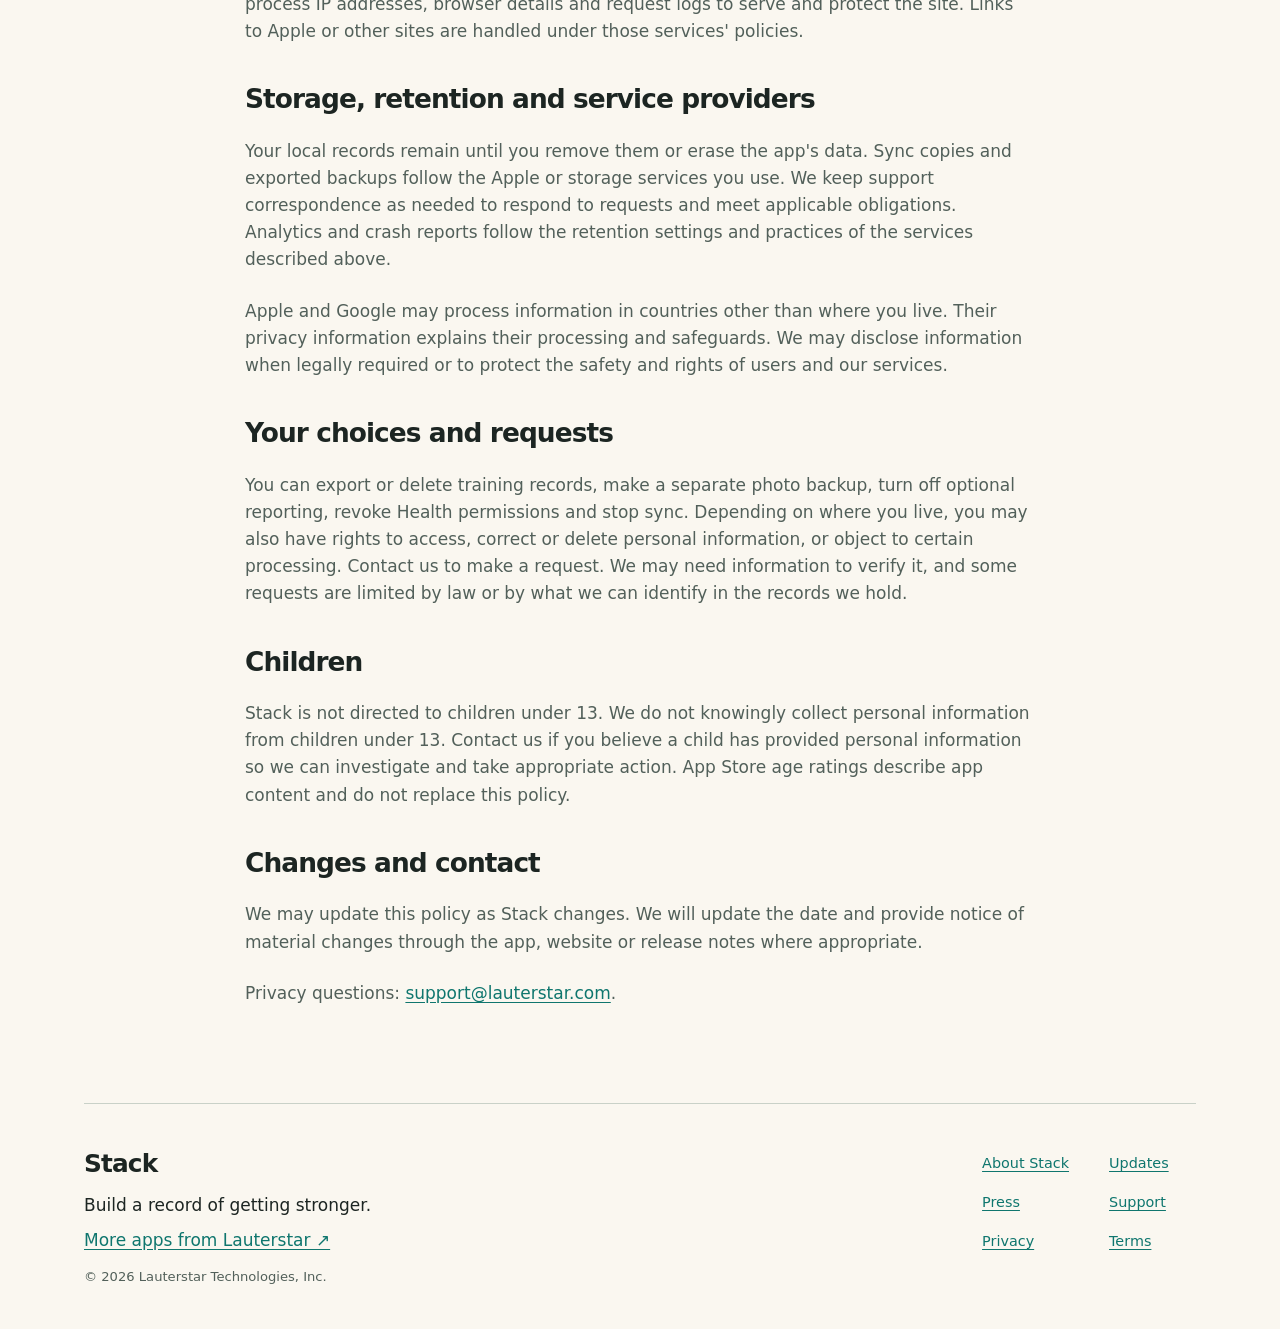
<file: privacy.html>
<!doctype html>
<html lang="en"><head>
<meta charset="utf-8">
<meta name="viewport" content="width=device-width, initial-scale=1">
<title>Stack Privacy | Your training data and your choices</title>
<meta name="description" content="Understand how Stack handles workout data, optional iCloud and Apple Health, purchases, usage analytics and crash reports. Manage your privacy choices.">
<link rel="canonical" href="https://stack.lauterstar.com/privacy.html">
<meta name="robots" content="index,follow,max-image-preview:large">
<meta property="og:site_name" content="Stack">
<meta property="og:type" content="website">
<meta property="og:title" content="Stack Privacy | Your training data and your choices">
<meta property="og:description" content="Understand how Stack handles workout data, optional iCloud and Apple Health, purchases, usage analytics and crash reports. Manage your privacy choices.">
<meta property="og:url" content="https://stack.lauterstar.com/privacy.html">
<meta property="og:image" content="https://stack.lauterstar.com/assets/images/icon-1024.png">
<meta property="og:image:alt" content="Stack's stacked weight plate icon">
<meta name="twitter:card" content="summary">
<meta name="twitter:title" content="Stack Privacy | Your training data and your choices">
<meta name="twitter:description" content="Understand how Stack handles workout data, optional iCloud and Apple Health, purchases, usage analytics and crash reports. Manage your privacy choices.">
<meta name="twitter:image" content="https://stack.lauterstar.com/assets/images/icon-1024.png">
<link rel="icon" href="assets/images/icon-1024.png">
<link rel="apple-touch-icon" href="assets/images/icon-1024.png">
<link rel="stylesheet" href="assets/styles.css">
<script defer src="assets/config.js"></script>
<script defer src="assets/app.js"></script>
<script type="application/ld+json">[{"@context": "https://schema.org", "@type": "WebPage", "name": "Stack Privacy | Your training data and your choices", "description": "Understand how Stack handles workout data, optional iCloud and Apple Health, purchases, usage analytics and crash reports. Manage your privacy choices.", "url": "https://stack.lauterstar.com/privacy.html", "isPartOf": {"@id": "https://stack.lauterstar.com/#website"}, "about": {"@id": "https://stack.lauterstar.com/#app"}, "inLanguage": "en-US"}]</script>
</head><body><!-- THESIS: Sell a better training session, then show the real app that makes it possible.
OWN-WORLD: Cream and charcoal, Forest accents, the approved plate mark, system type and honest native screenshots.
STORY: Less logging friction, visible progress, an optional next step with Pro, then download.
FIRST VIEWPORT: A large outcome-led headline and download action beside the real workout screen.
FORM: A product story with alternating proof and short copy. Existing brand, code-led implementation.
FINISH: unreviewed and undocumented is unfinished; this build ends with the finish review, the verdict, DESIGN.md, and every shipping raster carrying its provenance -->
<a class="skip-link" href="#main-content">Skip to content</a>
<div class="container">
<header class="site-header"><a class="brand" href="index.html" aria-label="Stack home"><img src="assets/images/icon-1024.png" width="40" height="40" alt=""><span>Stack</span></a>
<nav aria-label="Main navigation"><a href="index.html#why-stack">Why Stack</a><a href="pro.html">Stack Pro</a><a href="designkit.html">Make it yours</a><a href="support.html">Support</a>
</nav><a class="app-store-link" href="https://apps.apple.com/us/app/stack-gym-tracker/id6760980211" data-cfg="appStoreUrl" aria-label="Download Stack on the App Store"><img src="assets/images/app-store-badge.svg" alt="Download on the App Store" width="180" height="60"></a>
</header>
<main id="main-content" class="doc">
<h1>Privacy Policy</h1>
<p class="lead">Your training record lives on your device. Optional services can sync it, connect it to Apple Health or help us improve Stack.</p>
<p class="meta">Last updated: September 6, 2026.</p>
<p>This policy explains how Lauterstar Technologies, Inc. ("Lauterstar", "we" or "us") handles information in Stack and on this website.</p>
<h2>The short version</h2>
<ul>
<li>No account is required to log workouts.</li>
<li>iCloud sync and Apple Health access are optional.</li>
<li>Usage analytics and crash reports use Firebase. Both are off until you choose to share. Change either choice in Profile → Privacy &amp; Data.</li>
<li>Apple handles purchases. We do not receive your payment card details.</li>
<li>We do not sell your training data or use it for advertising.</li>
</ul>
<h2>What you save in Stack</h2>
<p>Stack stores your workouts, routines, exercises, sets, weights, reps, notes, goals, bodyweight entries, progress check-ins, photos and settings on your device. We do not operate a server that stores your full workout log or progress-photo library.</p>
<p>Progress photos are stored in Stack's app storage. They are not automatically saved to your device's Photos library. You can choose to export or share information, including photos. Files you export are then handled by the location or service you choose.</p>
<h2>Optional iCloud sync</h2>
<p>If you enable sync using Sign in with Apple, supported training records sync through your private iCloud account using Apple's CloudKit service. Stack keeps the Apple user identifier needed for sign-in and sync. Apple handles this service under its own privacy policy.</p>
<p>Progress photos stored in Stack can also sync through your private iCloud account when sync is enabled. Older photos that have not yet been moved into the synced store may remain only on the original device. Stack also provides a separate photo backup.</p>
<p>You can sign out to stop sync. The app's account deletion flow requests removal of synced data and retries if it cannot finish. You can also erase local training data, private photo files and internal database backups. If local cleanup fails, Stack asks you to retry before reopening your training records. Copies you exported or shared, Apple Health records and backups managed outside Stack are not removed by that action.</p>
<h2>Optional Apple Health access</h2>
<p>With your permission, Stack can write completed workouts to Apple Health. Its bodyweight integration can also read and write bodyweight entries. You choose which permissions to allow and can change them in your device's Health settings.</p>
<p>Health access is not required to log workouts. We do not use Apple Health data for advertising or sell it.</p>
<h2 id="diagnostics">Optional usage analytics and crash reports</h2>
<p>Stack uses Google Analytics for Firebase and Firebase Crashlytics to understand product use and diagnose problems. Usage Analytics and Crash Reports are separate switches in Profile → Privacy &amp; Data. Both are off until you choose to share. Turning either off stops that collection in the app; when both are off, Stack does not start Firebase on the next launch. Turning a switch off does not automatically delete reports already sent. Turning off usage analytics resets local analytics data; turning off crash reports discards unsent reports. Before reporting first starts under the new consent system, old local Crashlytics state and queued analytics data are cleared. Users whose old settings were on are asked for a new choice; users who explicitly disabled both remain opted out.</p>
<p>Usage events include workout starts and completions, theme choices, imports and exports, feature use, setup milestones, upgrade-screen interactions, plan choices, purchase outcomes and whether Pro access was purchased, restored or otherwise activated.</p>
<p>Guided one-rep max events record use of the tool, skipped steps and whether a suggestion was accepted. Our analytics events do not include lift names, target weights, performance changes, set counts, logged weights or reps, body measurements, notes or photos.</p>
<p>Our custom analytics events do not include your free-text notes, routine names, progress photos, full workout records, receipts or payment card details. Firebase also processes app-instance or installation identifiers, app and device information, session information and other automatically collected service data. Analytics may include approximate location and purchase events generated by the SDK. These reports are not accurately described as anonymous or as containing no identifiers.</p>
<p>Crash reports can include crash traces, device and app details, and installation identifiers that help identify affected installations. Stack does not assign your name or Apple sign-in identifier as a Firebase user ID.</p>
<p>See <a href="https://firebase.google.com/support/privacy">Firebase's privacy information</a> and <a href="https://support.google.com/analytics/answer/11593727">Google Analytics data collection</a> for details about the services. Apple may separately provide diagnostics when your device settings allow it.</p>
<h2>Purchases and access to Pro</h2>
<p>Apple processes monthly and yearly subscriptions and lifetime purchases. Stack receives verified purchase and entitlement information from Apple to determine access, restore purchases and handle subscription changes. Stack caches access on your device and shares the needed status with its own widget and Live Activity extensions.</p>
<p>We do not receive your payment card number or Apple Account password. If usage analytics are enabled, product and purchase events may also be reported as described above. For billing and purchase privacy, see <a href="https://www.apple.com/legal/privacy/">Apple's privacy policy</a>.</p>
<h2>Support and this website</h2>
<p>If you email us, we receive your email address, message and any attachments you choose to send. We use them to answer your request and investigate the issue. Please avoid including sensitive information unless it is needed for your request.</p>
<p>This website does not run an advertising or analytics script. Our hosting provider may process IP addresses, browser details and request logs to serve and protect the site. Links to Apple or other sites are handled under those services' policies.</p>
<h2>Storage, retention and service providers</h2>
<p>Your local records remain until you remove them or erase the app's data. Sync copies and exported backups follow the Apple or storage services you use. We keep support correspondence as needed to respond to requests and meet applicable obligations. Analytics and crash reports follow the retention settings and practices of the services described above.</p>
<p>Apple and Google may process information in countries other than where you live. Their privacy information explains their processing and safeguards. We may disclose information when legally required or to protect the safety and rights of users and our services.</p>
<h2>Your choices and requests</h2>
<p>You can export or delete training records, make a separate photo backup, turn off optional reporting, revoke Health permissions and stop sync. Depending on where you live, you may also have rights to access, correct or delete personal information, or object to certain processing. Contact us to make a request. We may need information to verify it, and some requests are limited by law or by what we can identify in the records we hold.</p>
<h2>Children</h2>
<p>Stack is not directed to children under 13. We do not knowingly collect personal information from children under 13. Contact us if you believe a child has provided personal information so we can investigate and take appropriate action. App Store age ratings describe app content and do not replace this policy.</p>
<h2>Changes and contact</h2>
<p>We may update this policy as Stack changes. We will update the date and provide notice of material changes through the app, website or release notes where appropriate.</p>
<p>Privacy questions: <a href="mailto:support@lauterstar.com" data-cfg="supportEmail">support@lauterstar.com</a>.</p>
</main>
<footer class="site-footer">
<div class="footer-brand"><a class="brand" href="index.html">Stack</a>
<p>Build a record of getting stronger.</p><p><a href="https://lauterstar.com/apps.html">More apps from Lauterstar ↗</a></p>
<small>© 2026 Lauterstar Technologies, Inc.</small>
</div>
<nav aria-label="More about Stack"><a href="about.html">About Stack</a><a href="updates.html">Updates</a><a href="press.html">Press</a><a href="support.html">Support</a><a href="privacy.html">Privacy</a><a href="terms.html">Terms</a>
</nav>
</footer>
</div></body></html>
</file>
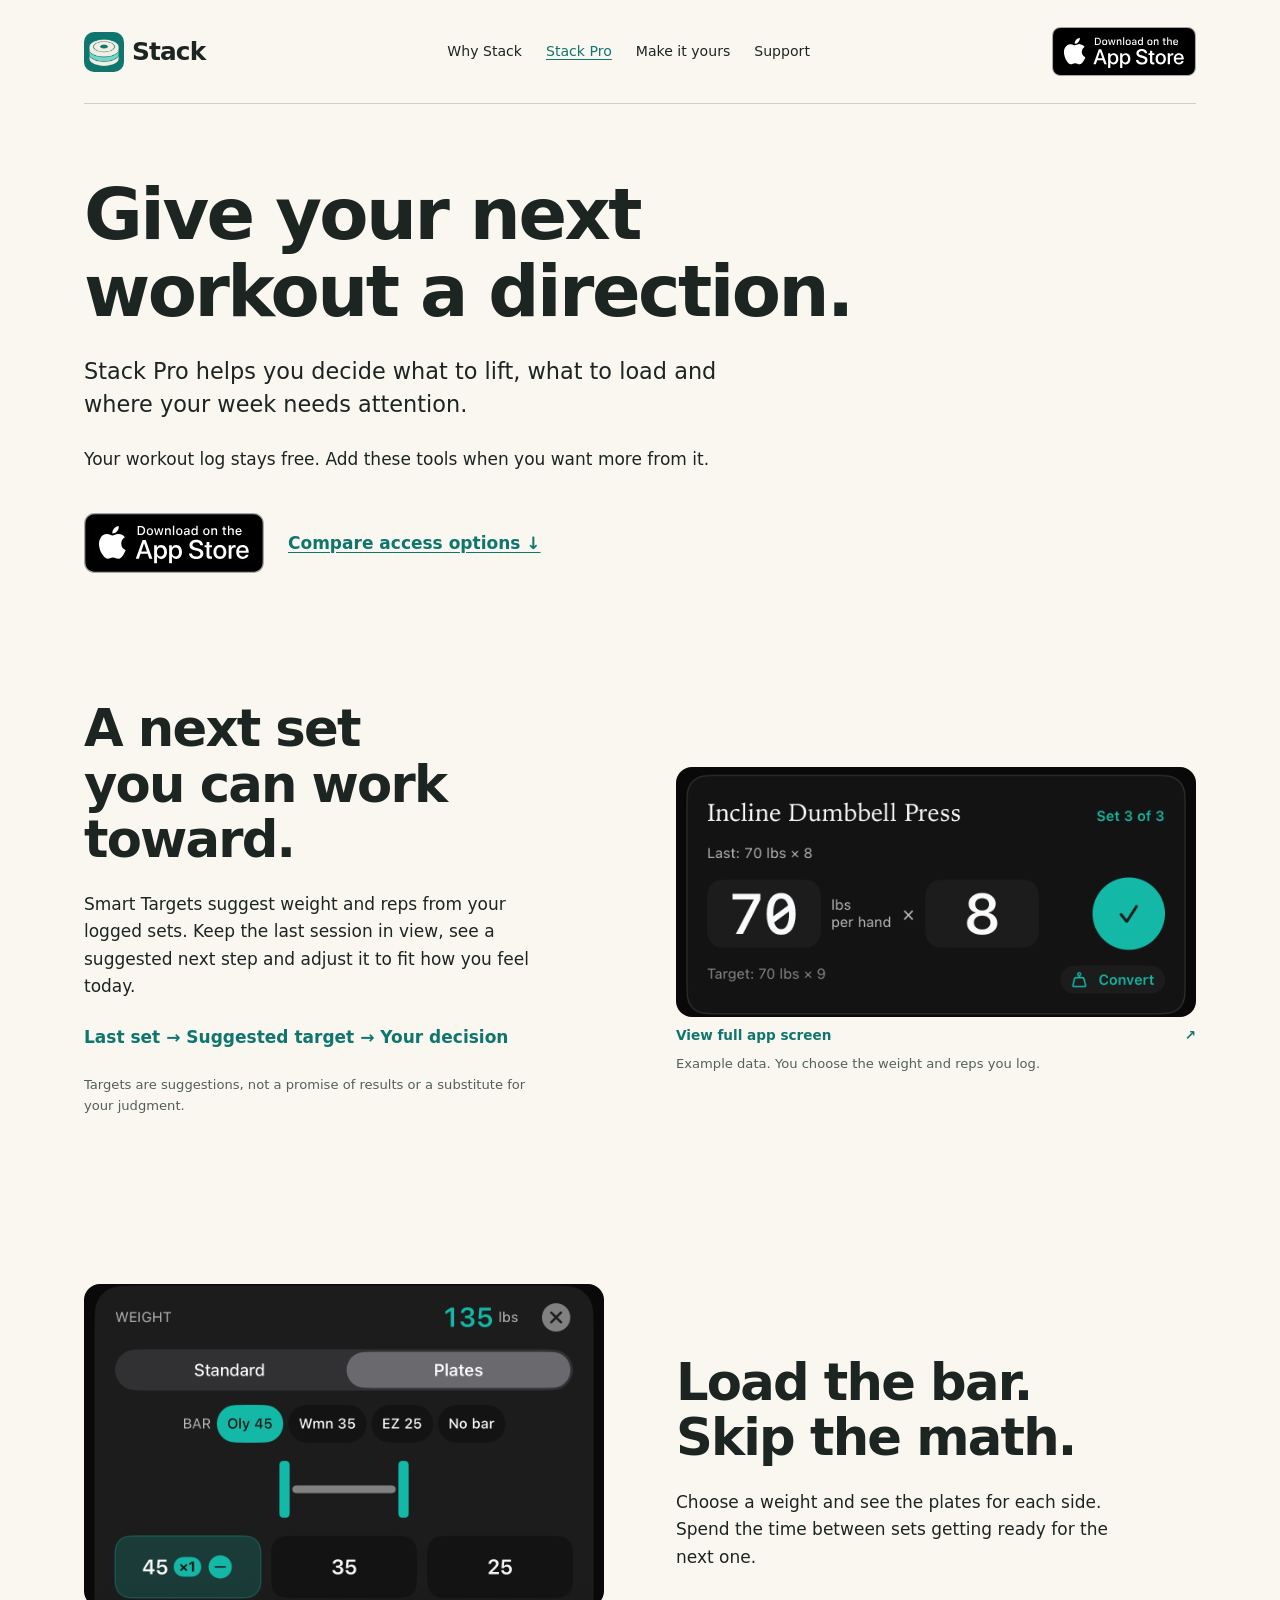
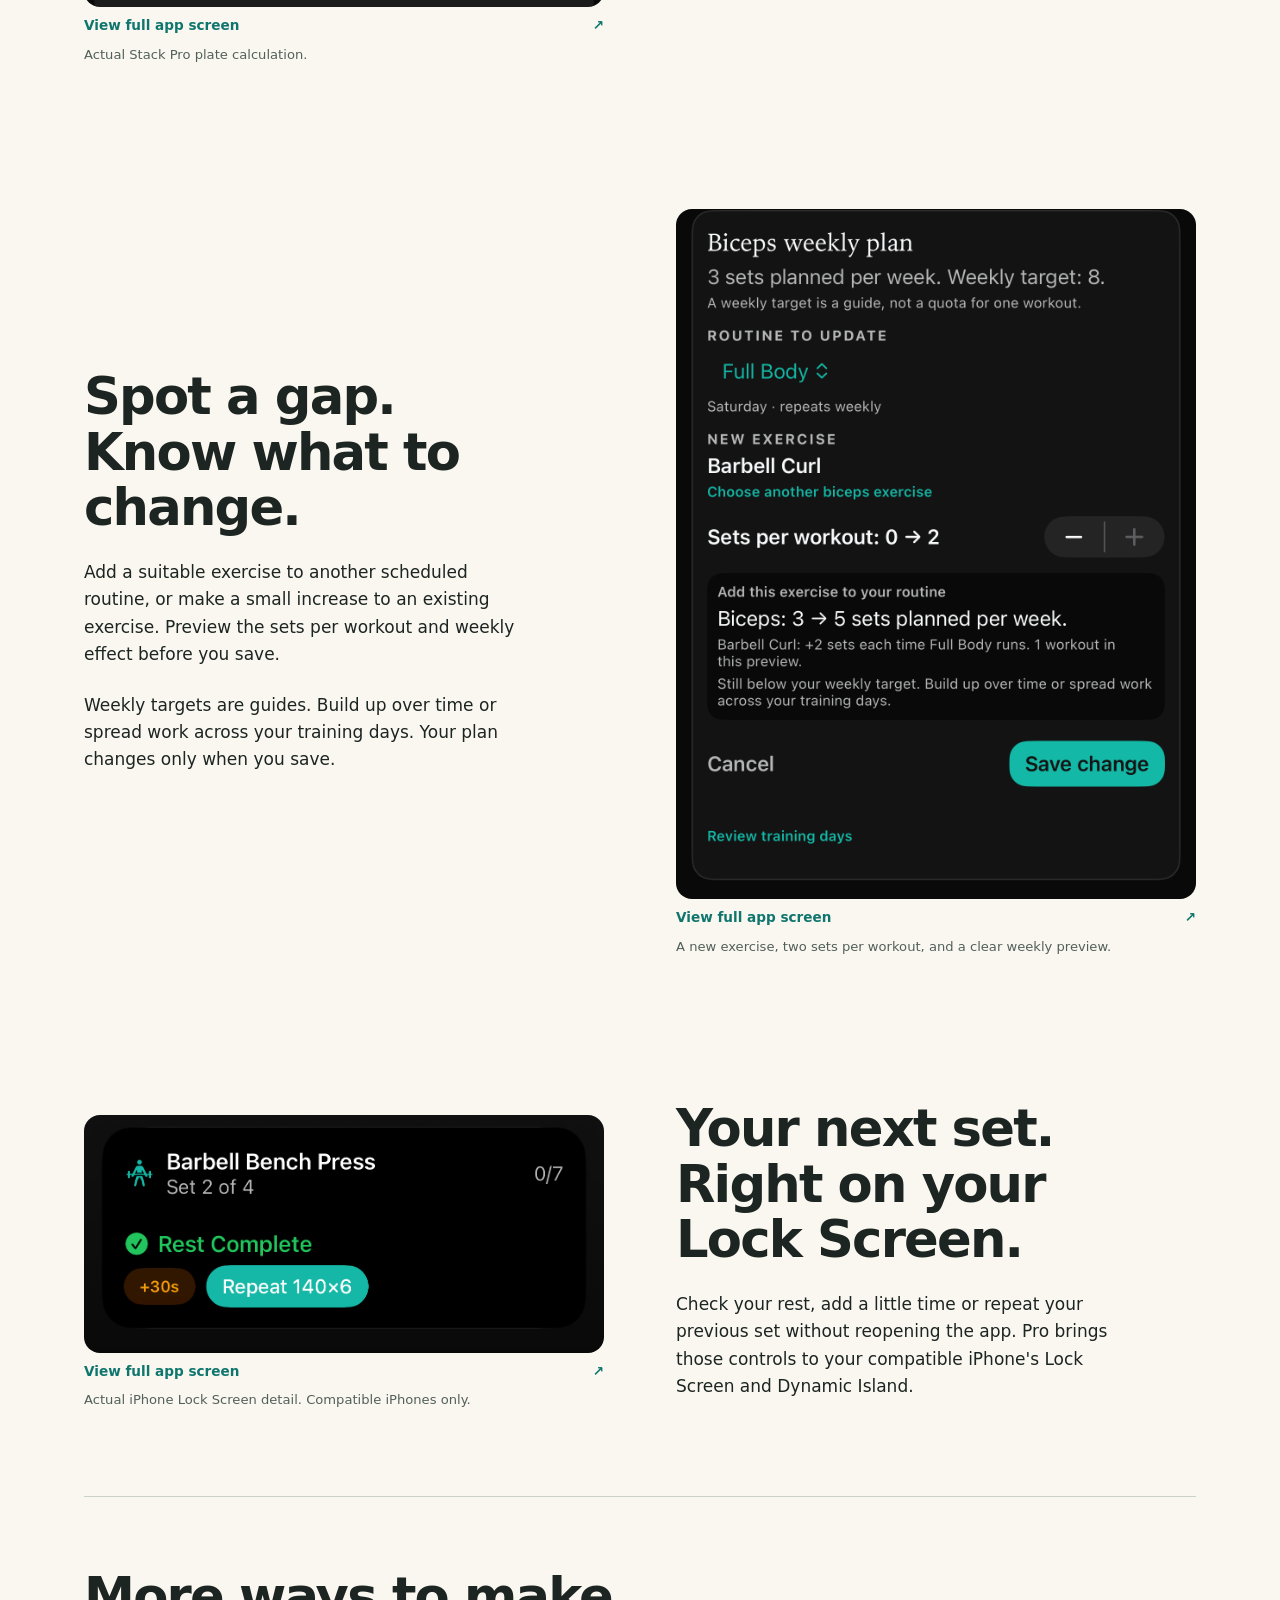
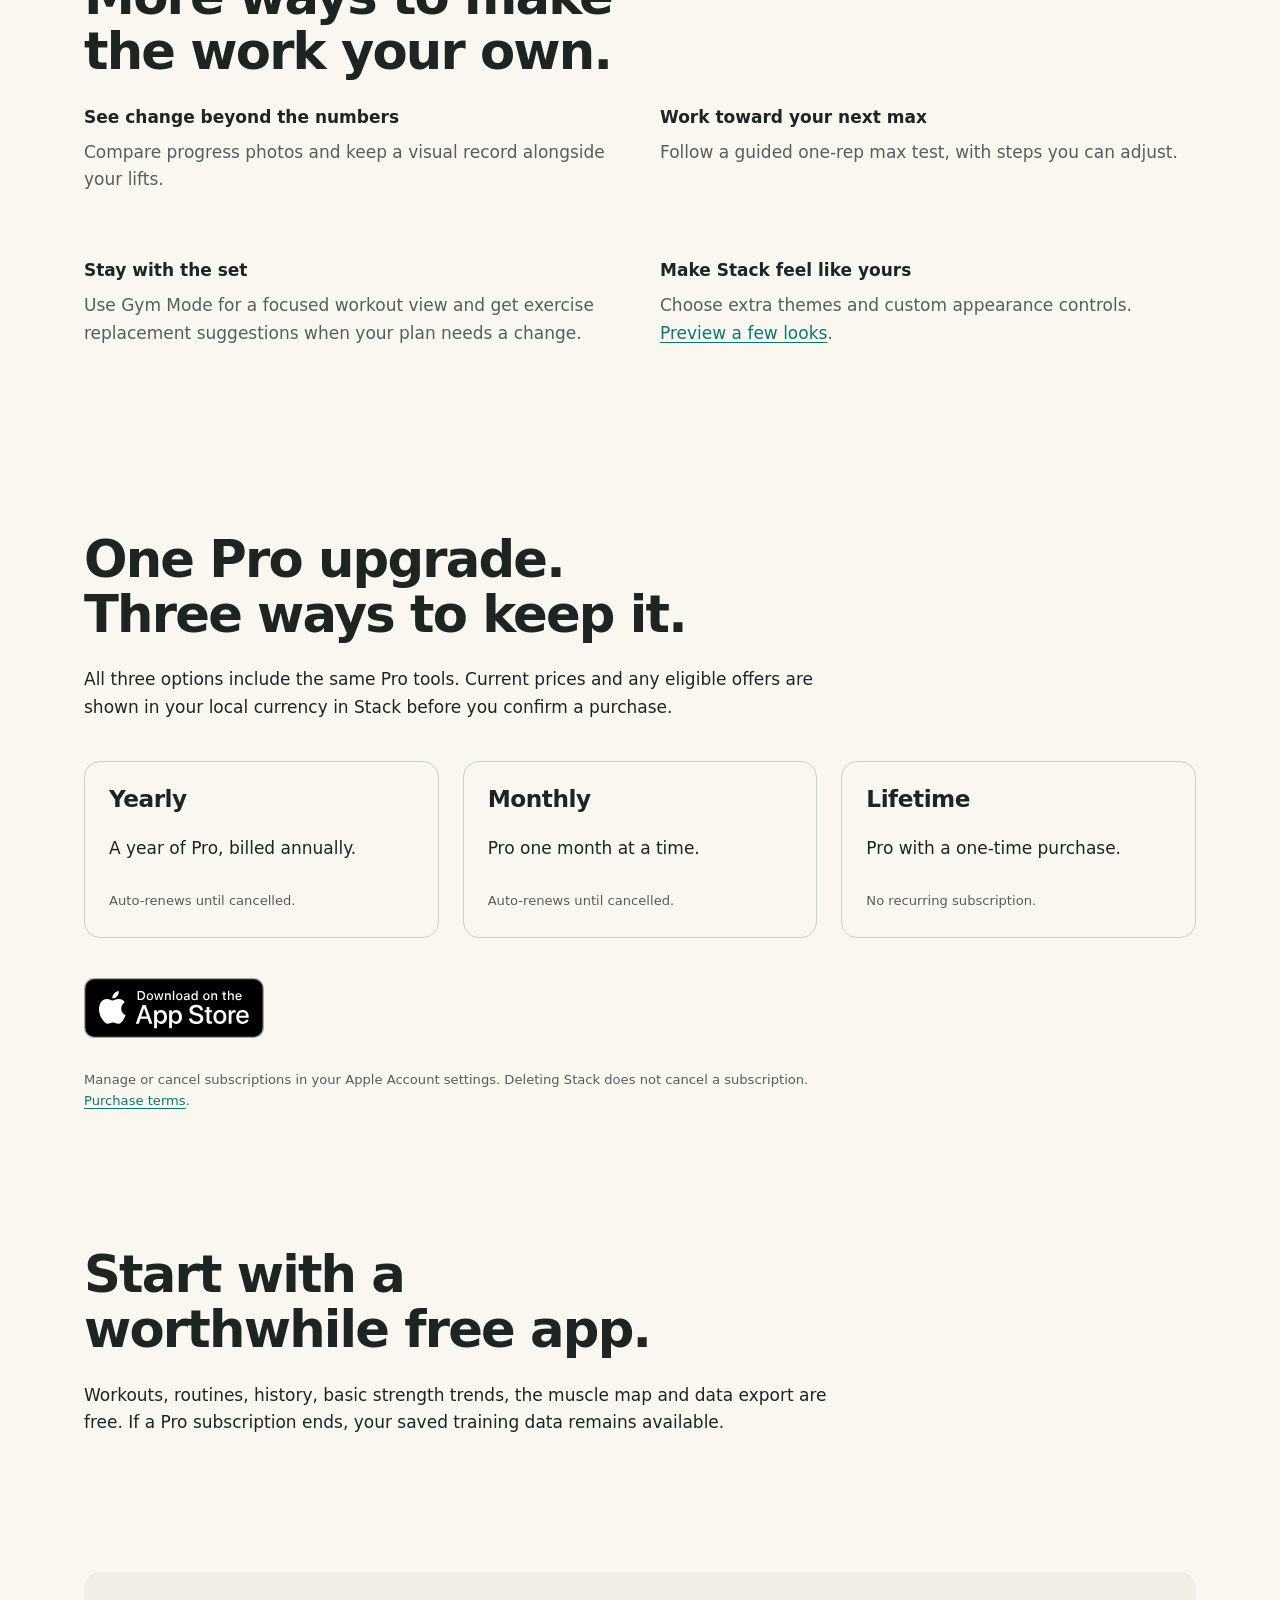
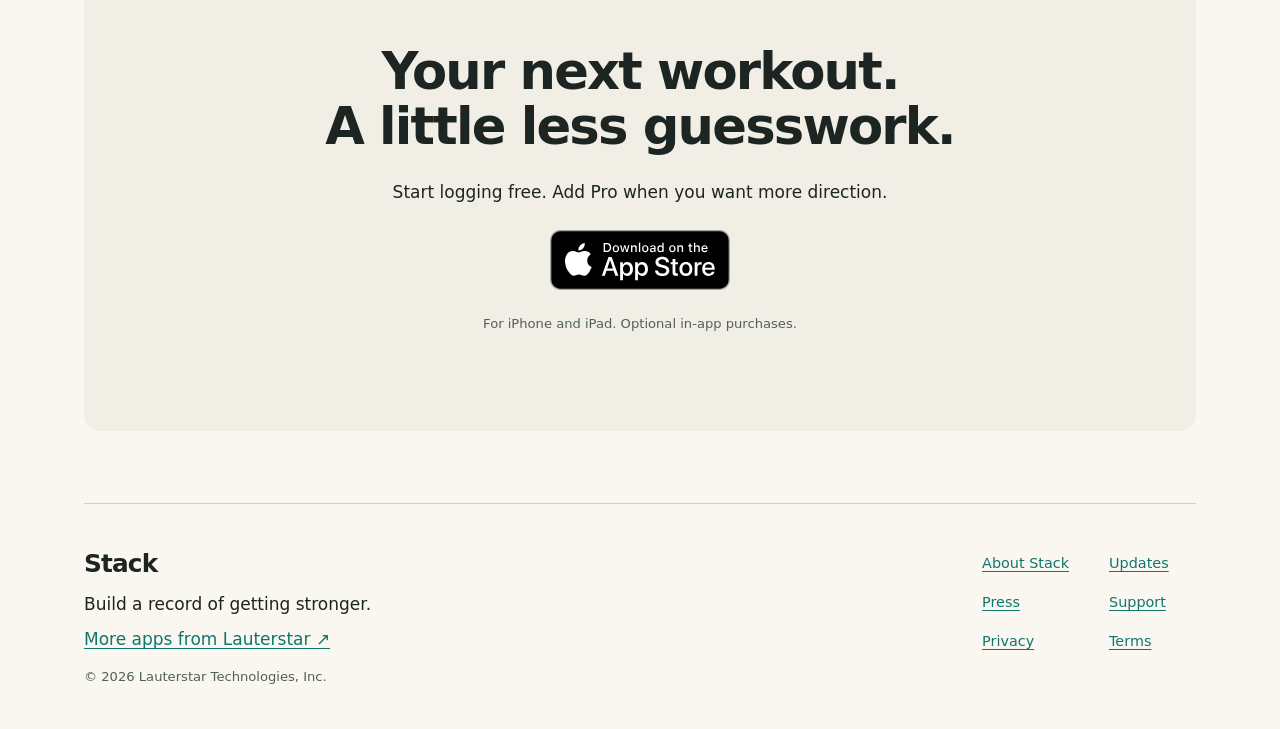
<file: pro.html>
<!doctype html>
<html lang="en"><head>
<meta charset="utf-8">
<meta name="viewport" content="width=device-width, initial-scale=1">
<title>Stack Pro | Know what to lift next</title>
<meta name="description" content="Give your next workout a direction with Stack Pro. Get next-set targets, plate calculations and Lock Screen logging. Choose monthly, yearly or lifetime access.">
<link rel="canonical" href="https://stack.lauterstar.com/pro.html">
<meta name="robots" content="index,follow,max-image-preview:large">
<meta property="og:site_name" content="Stack">
<meta property="og:type" content="website">
<meta property="og:title" content="Stack Pro | Know what to lift next">
<meta property="og:description" content="Give your next workout a direction with Stack Pro. Get next-set targets, plate calculations and Lock Screen logging. Choose monthly, yearly or lifetime access.">
<meta property="og:url" content="https://stack.lauterstar.com/pro.html">
<meta property="og:image" content="https://stack.lauterstar.com/assets/images/icon-1024.png">
<meta property="og:image:alt" content="Stack's stacked weight plate icon">
<meta name="twitter:card" content="summary">
<meta name="twitter:title" content="Stack Pro | Know what to lift next">
<meta name="twitter:description" content="Give your next workout a direction with Stack Pro. Get next-set targets, plate calculations and Lock Screen logging. Choose monthly, yearly or lifetime access.">
<meta name="twitter:image" content="https://stack.lauterstar.com/assets/images/icon-1024.png">
<link rel="icon" href="assets/images/icon-1024.png">
<link rel="apple-touch-icon" href="assets/images/icon-1024.png">
<link rel="stylesheet" href="assets/styles.css">
<script defer src="assets/config.js"></script>
<script defer src="assets/app.js"></script>
<script type="application/ld+json">[{"@context": "https://schema.org", "@type": "WebPage", "name": "Stack Pro | Know what to lift next", "description": "Give your next workout a direction with Stack Pro. Get next-set targets, plate calculations and Lock Screen logging. Choose monthly, yearly or lifetime access.", "url": "https://stack.lauterstar.com/pro.html", "isPartOf": {"@id": "https://stack.lauterstar.com/#website"}, "about": {"@id": "https://stack.lauterstar.com/#app"}, "inLanguage": "en-US"}]</script>
</head><body><!-- THESIS: Sell a better training session, then show the real app that makes it possible.
OWN-WORLD: Cream and charcoal, Forest accents, the approved plate mark, system type and honest native screenshots.
STORY: Less logging friction, visible progress, an optional next step with Pro, then download.
FIRST VIEWPORT: A large outcome-led headline and download action beside the real workout screen.
FORM: A product story with alternating proof and short copy. Existing brand, code-led implementation.
FINISH: unreviewed and undocumented is unfinished; this build ends with the finish review, the verdict, DESIGN.md, and every shipping raster carrying its provenance -->
<a class="skip-link" href="#main-content">Skip to content</a>
<div class="container">
<header class="site-header"><a class="brand" href="index.html" aria-label="Stack home"><img src="assets/images/icon-1024.png" width="40" height="40" alt=""><span>Stack</span></a>
<nav aria-label="Main navigation"><a href="index.html#why-stack">Why Stack</a><a href="pro.html" aria-current="page">Stack Pro</a><a href="designkit.html">Make it yours</a><a href="support.html">Support</a>
</nav><a class="app-store-link" href="https://apps.apple.com/us/app/stack-gym-tracker/id6760980211" data-cfg="appStoreUrl" aria-label="Download Stack on the App Store"><img src="assets/images/app-store-badge.svg" alt="Download on the App Store" width="180" height="60"></a>
</header>
<main id="main-content" class="marketing pro-marketing">
<section class="page-intro">
<h1>Give your next<br>workout a direction.</h1>
<p class="lead">Stack Pro helps you decide what to lift, what to load and where your week needs attention.</p>
<p>Your workout log stays free. Add these tools when you want more from it.</p>
<div class="actions"><a class="app-store-link" href="https://apps.apple.com/us/app/stack-gym-tracker/id6760980211" data-cfg="appStoreUrl" aria-label="Download Stack on the App Store"><img src="assets/images/app-store-badge.svg" alt="Download on the App Store" width="180" height="60"></a><a href="#choose" class="text-link">Compare access options ↓</a>
</div>
</section>
<section class="story">
<div class="story-copy">
<h2>A next set<br>you can work toward.</h2>
<p>Smart Targets suggest weight and reps from your logged sets. Keep the last session in view, see a suggested next step and adjust it to fit how you feel today.</p>
<p class="set-sequence">Last set → Suggested target → Your decision</p>
<p class="fine">Targets are suggestions, not a promise of results or a substitute for your judgment.</p>
</div>
<figure class="detail-proof">
<a class="screen-detail" href="assets/images/screenshots/logger.png" data-screen="logger" aria-label="View full screenshot: Last session, current set controls and suggested next-set target">
<span class="detail-window detail-logger"><img src="assets/images/screenshots/logger.png" alt="Last session, current set controls and suggested next-set target" width="1206" height="2622" loading="lazy" decoding="async"></span>
<span class="detail-open">View full app screen <span aria-hidden="true">↗</span></span></a>
<figcaption>Example data. You choose the weight and reps you log.</figcaption></figure>
</section>
<section class="story reverse">
<div class="story-copy">
<h2>Load the bar.<br>Skip the math.</h2>
<p>Choose a weight and see the plates for each side. Spend the time between sets getting ready for the next one.</p>
</div>
<figure class="detail-proof">
<a class="screen-detail" href="assets/images/screenshots/plates.png" data-screen="plates" aria-label="View full screenshot: The plates needed on each side for a chosen barbell weight">
<span class="detail-window detail-plates"><img src="assets/images/screenshots/plates.png" alt="The plates needed on each side for a chosen barbell weight" width="1206" height="2622" loading="lazy" decoding="async"></span>
<span class="detail-open">View full app screen <span aria-hidden="true">↗</span></span></a>
<figcaption>Actual Stack Pro plate calculation.</figcaption></figure>
</section>
<section class="story">
<div class="story-copy">
<h2>Spot a gap.<br>Know what to change.</h2>
<p>Add a suitable exercise to another scheduled routine, or make a small increase to an existing exercise. Preview the sets per workout and weekly effect before you save.</p>
<p>Weekly targets are guides. Build up over time or spread work across your training days. Your plan changes only when you save.</p>
</div>
<figure class="detail-proof">
<a class="screen-detail" href="assets/images/screenshots/adjustment.png" data-screen="adjustment" aria-label="View full screenshot: A suggested new exercise in another scheduled routine, with its weekly effect">
<span class="detail-window detail-adjustment"><img src="assets/images/screenshots/adjustment.png" alt="A suggested new exercise in another scheduled routine, with its weekly effect" width="1206" height="2622" loading="lazy" decoding="async"></span>
<span class="detail-open">View full app screen <span aria-hidden="true">↗</span></span></a>
<figcaption>A new exercise, two sets per workout, and a clear weekly preview.</figcaption></figure>
</section>
<section id="keep-moving" class="story reverse">
<div class="story-copy">
<h2>Your next set.<br>Right on your Lock Screen.</h2>
<p>Check your rest, add a little time or repeat your previous set without reopening the app. Pro brings those controls to your compatible iPhone's Lock Screen and Dynamic Island.</p>
</div>
<figure class="detail-proof">
<a class="screen-detail" href="assets/images/screenshots/lock-screen.png" data-screen="lock-screen" aria-label="View full screenshot: Lock Screen rest and repeat-set controls">
<span class="detail-window detail-lock"><img src="assets/images/screenshots/lock-screen.png" alt="Lock Screen rest and repeat-set controls" width="1179" height="2556" loading="lazy" decoding="async"></span>
<span class="detail-open">View full app screen <span aria-hidden="true">↗</span></span></a>
<figcaption>Actual iPhone Lock Screen detail. Compatible iPhones only.</figcaption></figure>
</section>
<section class="more-tools">
<h2>More ways to make<br>the work your own.</h2>
<dl>
<div>
<dt>See change beyond the numbers</dt>
<dd>Compare progress photos and keep a visual record alongside your lifts.</dd>
</div>
<div>
<dt>Work toward your next max</dt>
<dd>Follow a guided one-rep max test, with steps you can adjust.</dd>
</div>
<div>
<dt>Stay with the set</dt>
<dd>Use Gym Mode for a focused workout view and get exercise replacement suggestions when your plan needs a change.</dd>
</div>
<div>
<dt>Make Stack feel like yours</dt>
<dd>Choose extra themes and custom appearance controls. <a href="designkit.html">Preview a few looks</a>.</dd>
</div>
</dl>
</section>
<section id="choose" class="plans">
<h2>One Pro upgrade.<br>Three ways to keep it.</h2>
<p>All three options include the same Pro tools. Current prices and any eligible offers are shown in your local currency in Stack before you confirm a purchase.</p>
<div class="plan-grid">
<article>
<h3>Yearly</h3>
<p>A year of Pro, billed annually.</p><small>Auto-renews until cancelled.</small>
</article>
<article>
<h3>Monthly</h3>
<p>Pro one month at a time.</p><small>Auto-renews until cancelled.</small>
</article>
<article>
<h3>Lifetime</h3>
<p>Pro with a one-time purchase.</p><small>No recurring subscription.</small>
</article>
</div><a class="app-store-link" href="https://apps.apple.com/us/app/stack-gym-tracker/id6760980211" data-cfg="appStoreUrl" aria-label="Download Stack on the App Store"><img src="assets/images/app-store-badge.svg" alt="Download on the App Store" width="180" height="60"></a>
<p class="fine">Manage or cancel subscriptions in your Apple Account settings. Deleting Stack does not cancel a subscription. <a href="terms.html#purchases">Purchase terms</a>.</p>
</section>
<section class="free-note">
<h2>Start with a worthwhile free app.</h2>
<p>Workouts, routines, history, basic strength trends, the muscle map and data export are free. If a Pro subscription ends, your saved training data remains available.</p>
</section>
<section class="closing">
<h2>Your next workout.<br>A little less guesswork.</h2>
<p>Start logging free. Add Pro when you want more direction.</p><a class="app-store-link" href="https://apps.apple.com/us/app/stack-gym-tracker/id6760980211" data-cfg="appStoreUrl" aria-label="Download Stack on the App Store"><img src="assets/images/app-store-badge.svg" alt="Download on the App Store" width="180" height="60"></a>
<p class="fine">For iPhone and iPad. Optional in-app purchases.</p>
</section>
</main>
<footer class="site-footer">
<div class="footer-brand"><a class="brand" href="index.html">Stack</a>
<p>Build a record of getting stronger.</p><p><a href="https://lauterstar.com/apps.html">More apps from Lauterstar ↗</a></p>
<small>© 2026 Lauterstar Technologies, Inc.</small>
</div>
<nav aria-label="More about Stack"><a href="about.html">About Stack</a><a href="updates.html">Updates</a><a href="press.html">Press</a><a href="support.html">Support</a><a href="privacy.html">Privacy</a><a href="terms.html">Terms</a>
</nav>
</footer>
</div><dialog class="screen-viewer" aria-labelledby="screen-viewer-title">
<div class="viewer-heading"><h2 id="screen-viewer-title">Full app screenshot</h2><button type="button" class="viewer-close" autofocus>Close</button></div>
<img class="viewer-image" alt=""><p class="viewer-caption">Actual app screenshot with example data.</p>
</dialog></body></html>
</file>
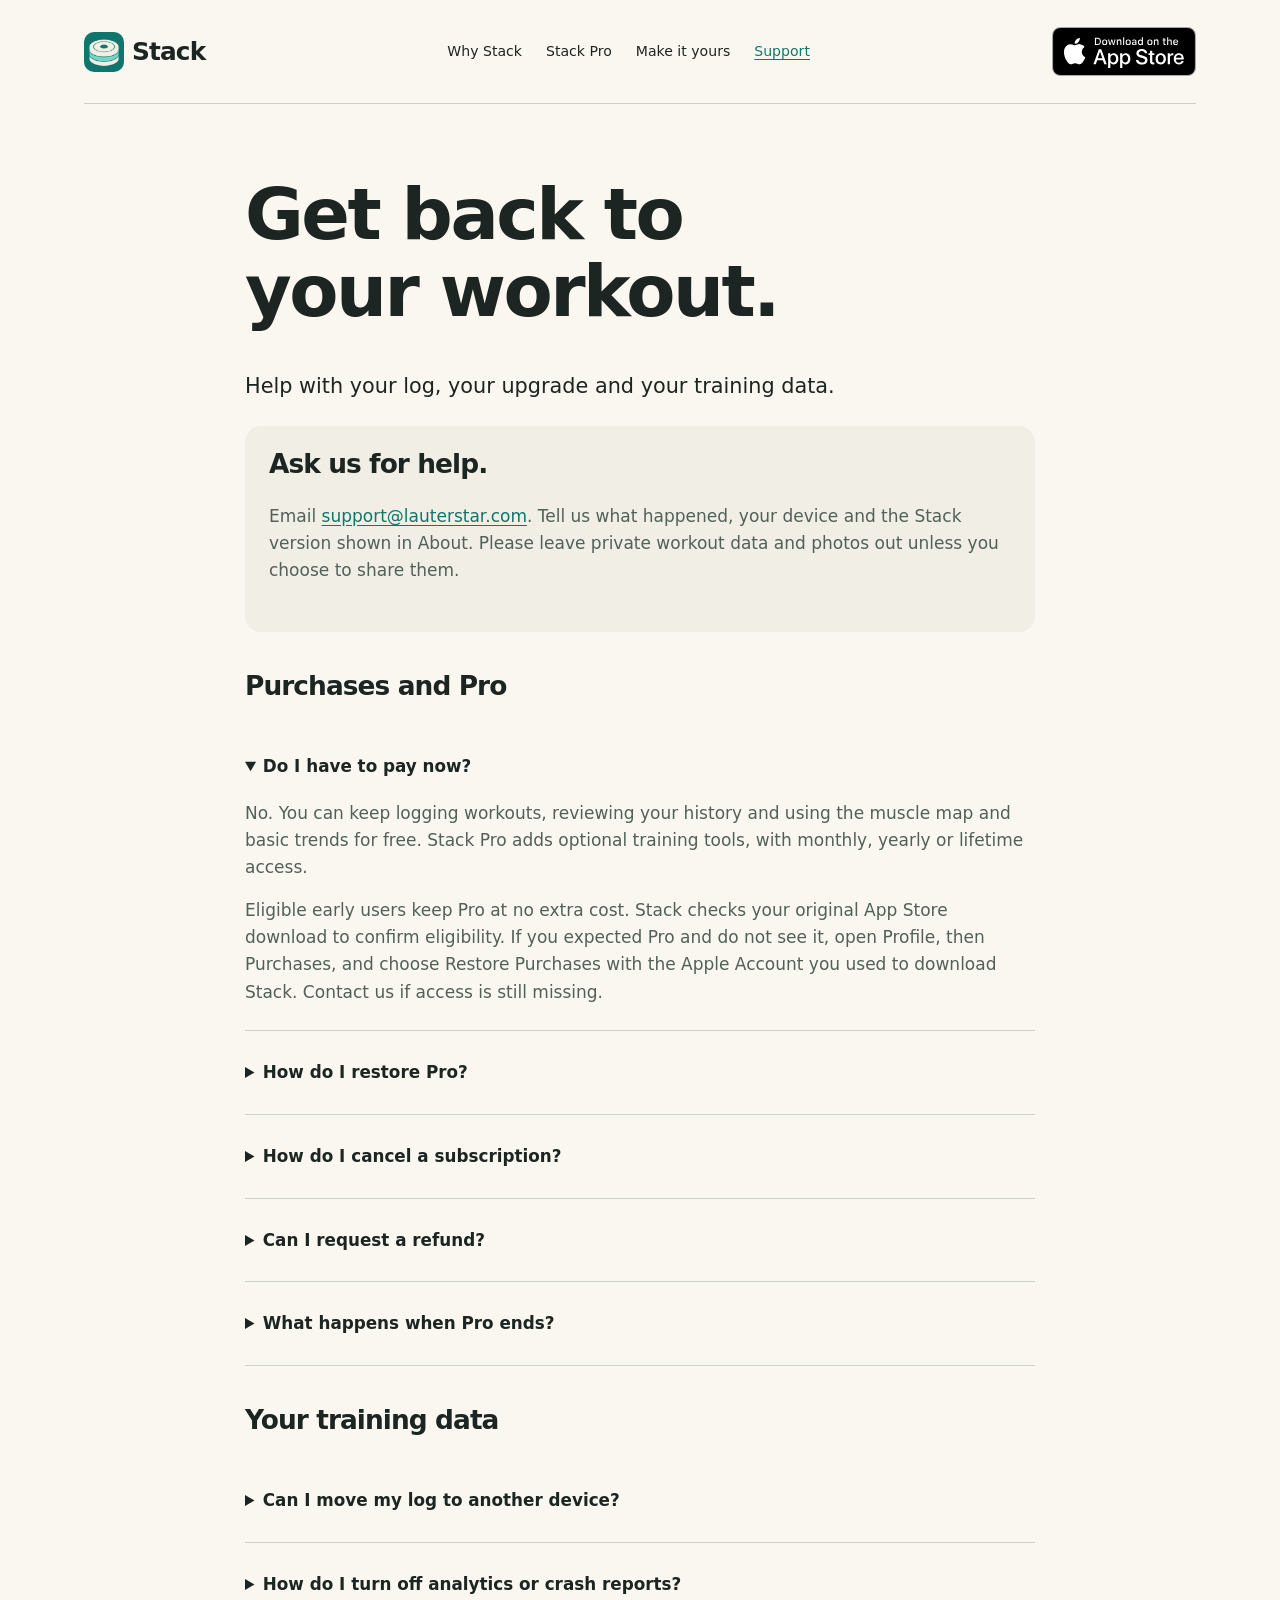
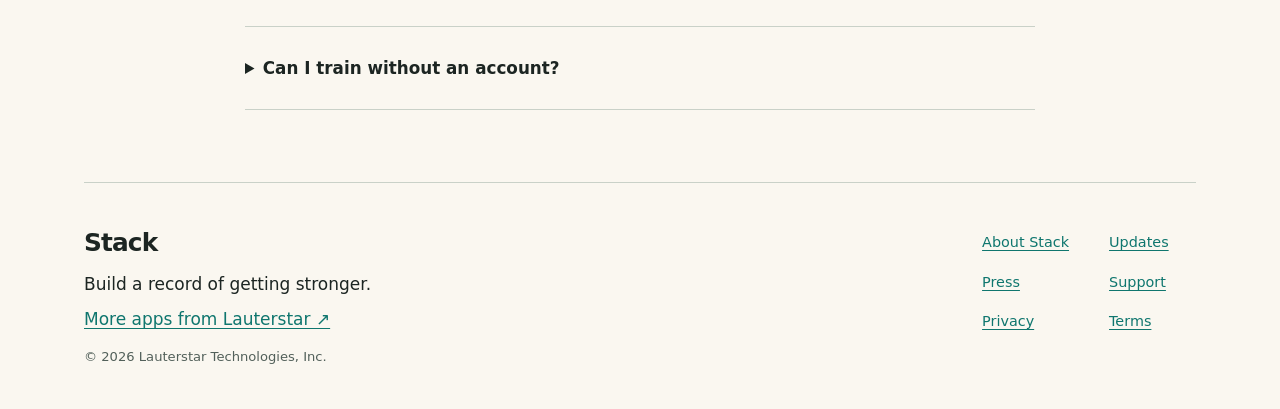
<file: support.html>
<!doctype html>
<html lang="en"><head>
<meta charset="utf-8">
<meta name="viewport" content="width=device-width, initial-scale=1">
<title>Stack Support | Purchases, backups and workout help</title>
<meta name="description" content="Get help with Stack Pro, restore a purchase, cancel a subscription or move your workout log. Find quick answers and contact Stack support.">
<link rel="canonical" href="https://stack.lauterstar.com/support.html">
<meta name="robots" content="index,follow,max-image-preview:large">
<meta property="og:site_name" content="Stack">
<meta property="og:type" content="website">
<meta property="og:title" content="Stack Support | Purchases, backups and workout help">
<meta property="og:description" content="Get help with Stack Pro, restore a purchase, cancel a subscription or move your workout log. Find quick answers and contact Stack support.">
<meta property="og:url" content="https://stack.lauterstar.com/support.html">
<meta property="og:image" content="https://stack.lauterstar.com/assets/images/icon-1024.png">
<meta property="og:image:alt" content="Stack's stacked weight plate icon">
<meta name="twitter:card" content="summary">
<meta name="twitter:title" content="Stack Support | Purchases, backups and workout help">
<meta name="twitter:description" content="Get help with Stack Pro, restore a purchase, cancel a subscription or move your workout log. Find quick answers and contact Stack support.">
<meta name="twitter:image" content="https://stack.lauterstar.com/assets/images/icon-1024.png">
<link rel="icon" href="assets/images/icon-1024.png">
<link rel="apple-touch-icon" href="assets/images/icon-1024.png">
<link rel="stylesheet" href="assets/styles.css">
<script defer src="assets/config.js"></script>
<script defer src="assets/app.js"></script>
<script type="application/ld+json">[{"@context": "https://schema.org", "@type": "WebPage", "name": "Stack Support | Purchases, backups and workout help", "description": "Get help with Stack Pro, restore a purchase, cancel a subscription or move your workout log. Find quick answers and contact Stack support.", "url": "https://stack.lauterstar.com/support.html", "isPartOf": {"@id": "https://stack.lauterstar.com/#website"}, "about": {"@id": "https://stack.lauterstar.com/#app"}, "inLanguage": "en-US"}]</script>
</head><body><!-- THESIS: Sell a better training session, then show the real app that makes it possible.
OWN-WORLD: Cream and charcoal, Forest accents, the approved plate mark, system type and honest native screenshots.
STORY: Less logging friction, visible progress, an optional next step with Pro, then download.
FIRST VIEWPORT: A large outcome-led headline and download action beside the real workout screen.
FORM: A product story with alternating proof and short copy. Existing brand, code-led implementation.
FINISH: unreviewed and undocumented is unfinished; this build ends with the finish review, the verdict, DESIGN.md, and every shipping raster carrying its provenance -->
<a class="skip-link" href="#main-content">Skip to content</a>
<div class="container">
<header class="site-header"><a class="brand" href="index.html" aria-label="Stack home"><img src="assets/images/icon-1024.png" width="40" height="40" alt=""><span>Stack</span></a>
<nav aria-label="Main navigation"><a href="index.html#why-stack">Why Stack</a><a href="pro.html">Stack Pro</a><a href="designkit.html">Make it yours</a><a href="support.html" aria-current="page">Support</a>
</nav><a class="app-store-link" href="https://apps.apple.com/us/app/stack-gym-tracker/id6760980211" data-cfg="appStoreUrl" aria-label="Download Stack on the App Store"><img src="assets/images/app-store-badge.svg" alt="Download on the App Store" width="180" height="60"></a>
</header>
<main id="main-content" class="doc">
<h1>Get back to<br>your workout.</h1>
<p class="lead">Help with your log, your upgrade and your training data.</p>
<div class="support-contact">
<h2>Ask us for help.</h2>
<p>Email <a href="mailto:support@lauterstar.com" data-cfg="supportEmail">support@lauterstar.com</a>. Tell us what happened, your device and the Stack version shown in About. Please leave private workout data and photos out unless you choose to share them.</p>
</div>
<h2>Purchases and Pro</h2>
<details open><summary>Do I have to pay now?</summary>
<p>No. You can keep logging workouts, reviewing your history and using the muscle map and basic trends for free. Stack Pro adds optional training tools, with monthly, yearly or lifetime access.</p>
<p>Eligible early users keep Pro at no extra cost. Stack checks your original App Store download to confirm eligibility. If you expected Pro and do not see it, open Profile, then Purchases, and choose Restore Purchases with the Apple Account you used to download Stack. Contact us if access is still missing.</p>
</details>
<details><summary>How do I restore Pro?</summary>
<p>Open Profile, then Purchases, and choose Restore Purchases. You can also restore from the upgrade screen. Use the Apple Account that made the purchase and make sure you can connect to the App Store. If access is still missing, contact us.</p>
</details>
<details><summary>How do I cancel a subscription?</summary>
<p>On your iPhone or iPad, open Settings, tap your name, then Subscriptions and Stack. Follow Apple's cancellation options. Deleting the app does not cancel billing. <a href="https://support.apple.com/en-us/118428">Apple's cancellation help</a>.</p>
</details>
<details><summary>Can I request a refund?</summary>
<p>Apple handles payments and refund requests. <a href="https://reportaproblem.apple.com/">Request a refund from Apple</a>. Eligibility depends on Apple's policy and applicable law.</p>
</details>
<details><summary>What happens when Pro ends?</summary>
<p>Your saved training data remains available. Free logging, history and exports continue to work; Pro tools require active access.</p>
</details>
<h2>Your training data</h2>
<details><summary>Can I move my log to another device?</summary>
<p>Use Backup &amp; Transfer in your profile to export a backup, or enable optional iCloud sync. Progress photos have a separate photo backup. Keep copies somewhere safe before changing devices.</p>
</details>
<details><summary>How do I turn off analytics or crash reports?</summary>
<p>Open Profile → Privacy &amp; Data and turn off Usage Analytics or Crash Reports. Both are off until you choose to share. <a href="privacy.html#diagnostics">Read what those reports include</a>.</p>
</details>
<details><summary>Can I train without an account?</summary>
<p>Yes. Your workout log works offline without signing in. Sign in with Apple is only needed if you choose optional sync.</p>
</details>
</main>
<footer class="site-footer">
<div class="footer-brand"><a class="brand" href="index.html">Stack</a>
<p>Build a record of getting stronger.</p><p><a href="https://lauterstar.com/apps.html">More apps from Lauterstar ↗</a></p>
<small>© 2026 Lauterstar Technologies, Inc.</small>
</div>
<nav aria-label="More about Stack"><a href="about.html">About Stack</a><a href="updates.html">Updates</a><a href="press.html">Press</a><a href="support.html">Support</a><a href="privacy.html">Privacy</a><a href="terms.html">Terms</a>
</nav>
</footer>
</div></body></html>
</file>
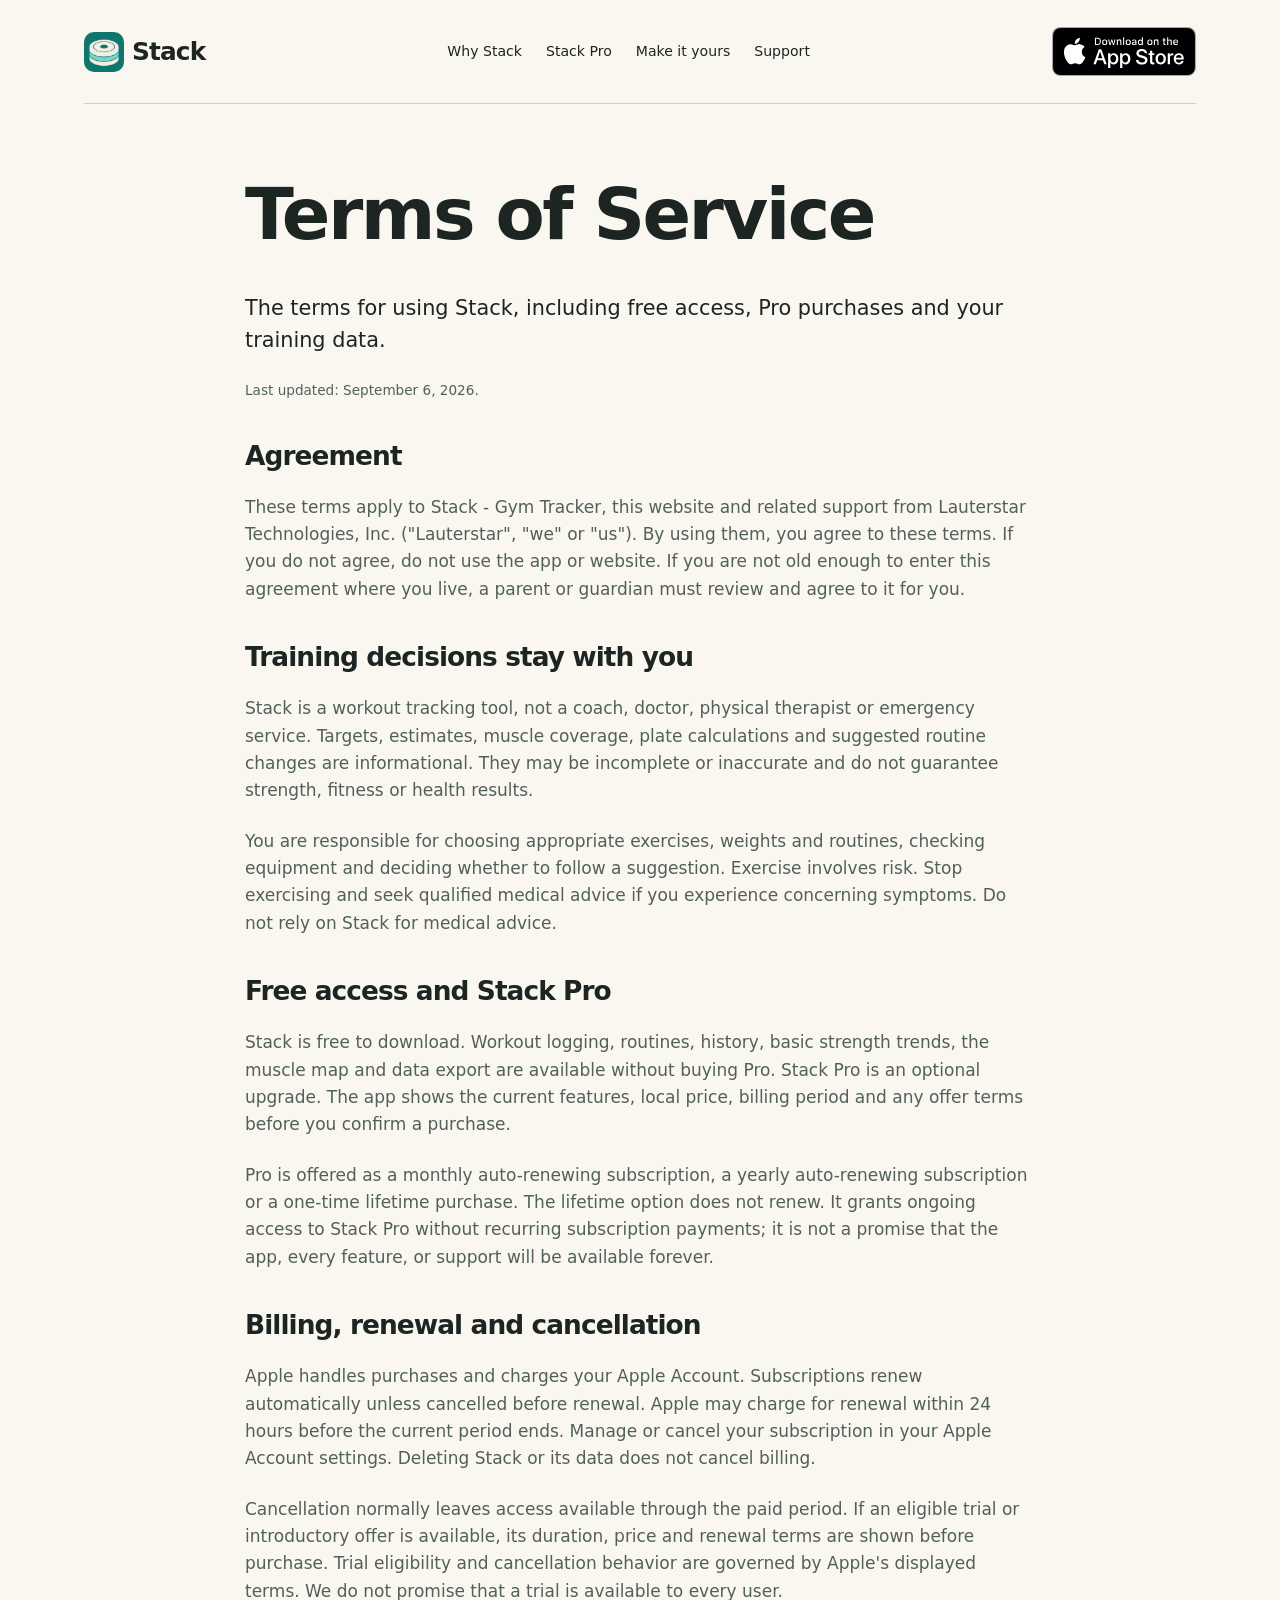
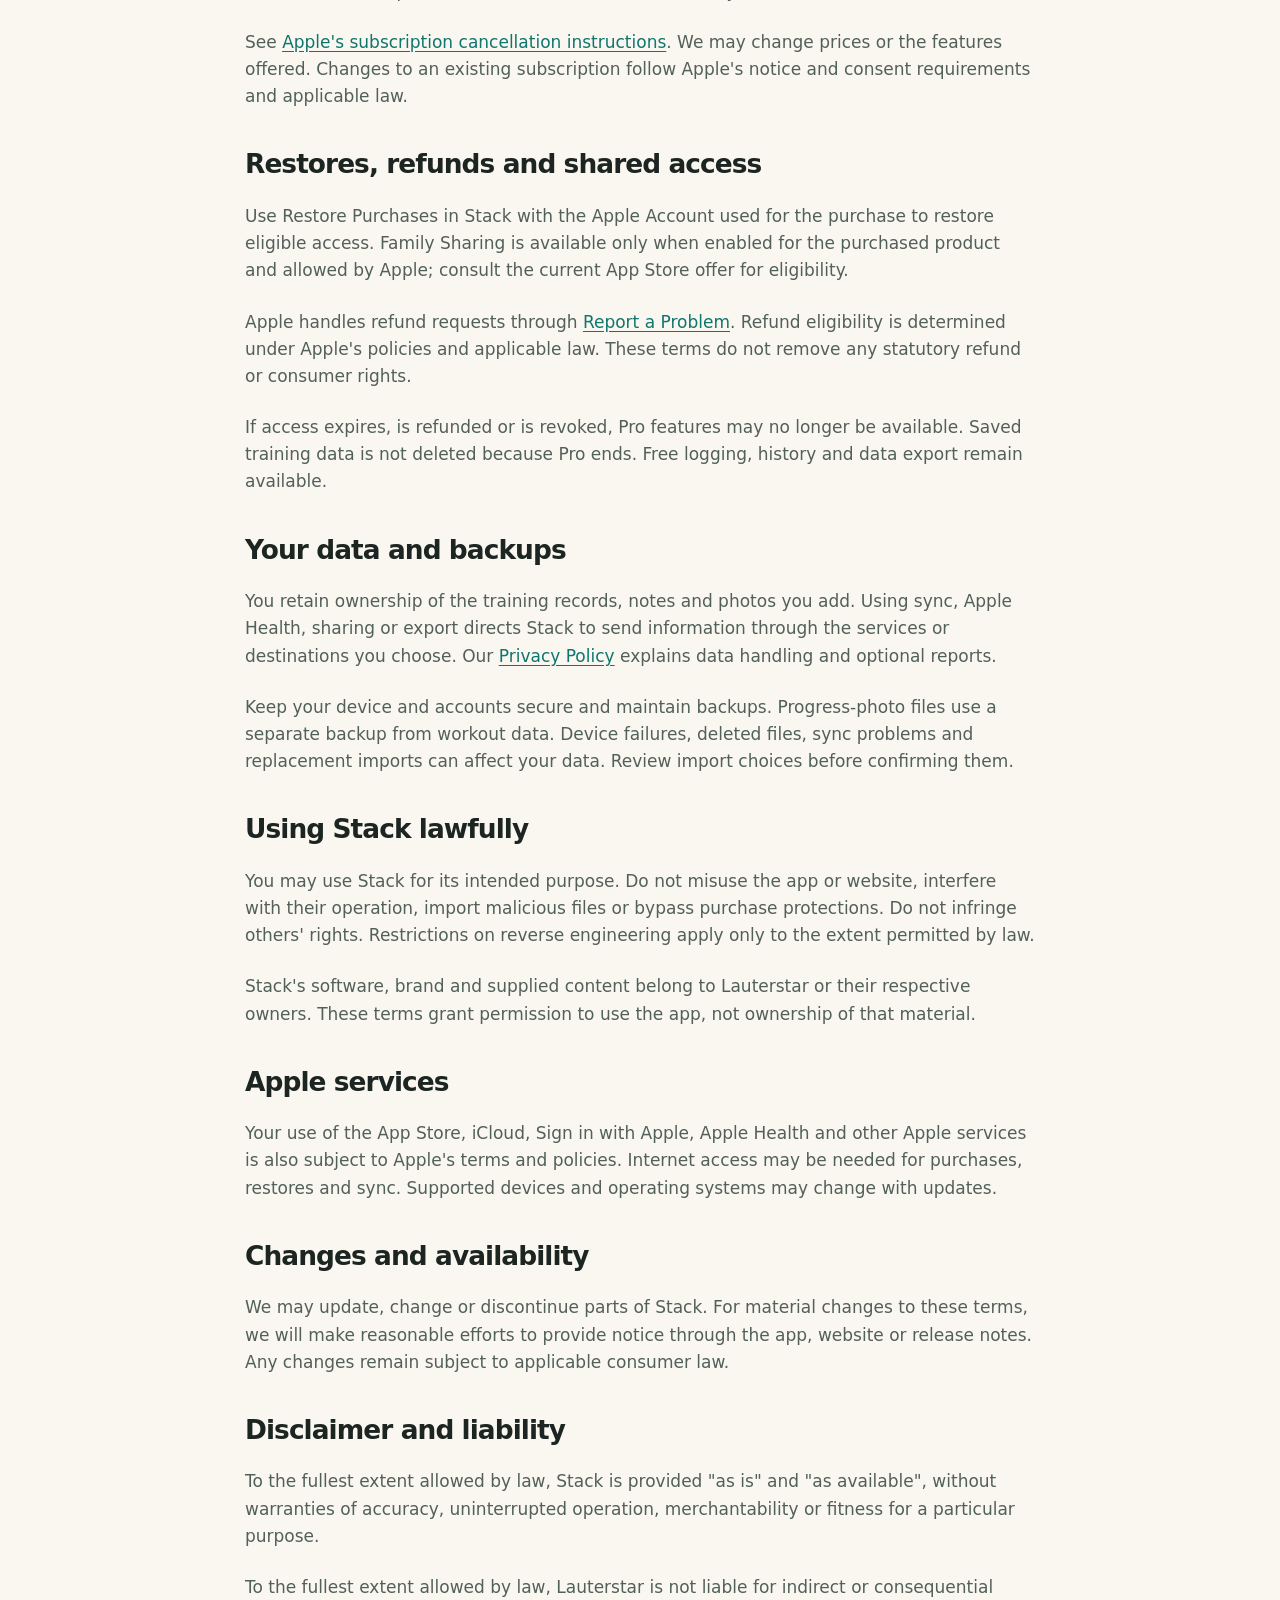
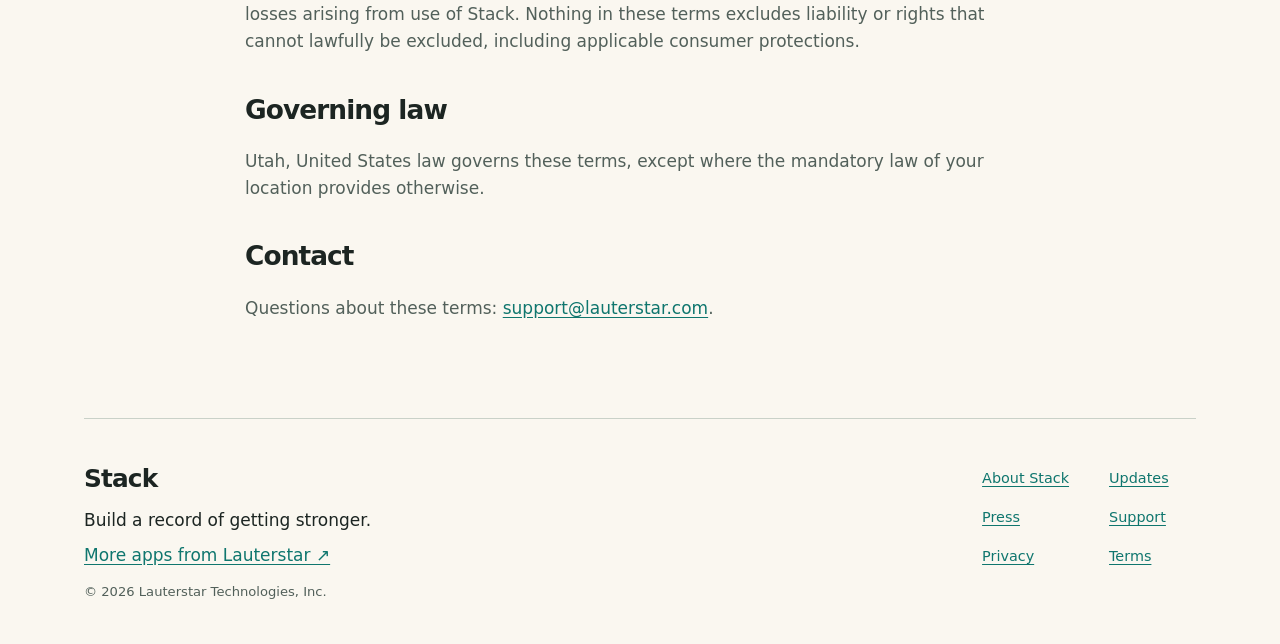
<file: terms.html>
<!doctype html>
<html lang="en"><head>
<meta charset="utf-8">
<meta name="viewport" content="width=device-width, initial-scale=1">
<title>Stack Terms | Free access, Pro and subscriptions</title>
<meta name="description" content="Read Stack terms for free workout logging, Pro subscriptions and lifetime purchases, cancellation, refunds and your training data.">
<link rel="canonical" href="https://stack.lauterstar.com/terms.html">
<meta name="robots" content="index,follow,max-image-preview:large">
<meta property="og:site_name" content="Stack">
<meta property="og:type" content="website">
<meta property="og:title" content="Stack Terms | Free access, Pro and subscriptions">
<meta property="og:description" content="Read Stack terms for free workout logging, Pro subscriptions and lifetime purchases, cancellation, refunds and your training data.">
<meta property="og:url" content="https://stack.lauterstar.com/terms.html">
<meta property="og:image" content="https://stack.lauterstar.com/assets/images/icon-1024.png">
<meta property="og:image:alt" content="Stack's stacked weight plate icon">
<meta name="twitter:card" content="summary">
<meta name="twitter:title" content="Stack Terms | Free access, Pro and subscriptions">
<meta name="twitter:description" content="Read Stack terms for free workout logging, Pro subscriptions and lifetime purchases, cancellation, refunds and your training data.">
<meta name="twitter:image" content="https://stack.lauterstar.com/assets/images/icon-1024.png">
<link rel="icon" href="assets/images/icon-1024.png">
<link rel="apple-touch-icon" href="assets/images/icon-1024.png">
<link rel="stylesheet" href="assets/styles.css">
<script defer src="assets/config.js"></script>
<script defer src="assets/app.js"></script>
<script type="application/ld+json">[{"@context": "https://schema.org", "@type": "WebPage", "name": "Stack Terms | Free access, Pro and subscriptions", "description": "Read Stack terms for free workout logging, Pro subscriptions and lifetime purchases, cancellation, refunds and your training data.", "url": "https://stack.lauterstar.com/terms.html", "isPartOf": {"@id": "https://stack.lauterstar.com/#website"}, "about": {"@id": "https://stack.lauterstar.com/#app"}, "inLanguage": "en-US"}]</script>
</head><body><!-- THESIS: Sell a better training session, then show the real app that makes it possible.
OWN-WORLD: Cream and charcoal, Forest accents, the approved plate mark, system type and honest native screenshots.
STORY: Less logging friction, visible progress, an optional next step with Pro, then download.
FIRST VIEWPORT: A large outcome-led headline and download action beside the real workout screen.
FORM: A product story with alternating proof and short copy. Existing brand, code-led implementation.
FINISH: unreviewed and undocumented is unfinished; this build ends with the finish review, the verdict, DESIGN.md, and every shipping raster carrying its provenance -->
<a class="skip-link" href="#main-content">Skip to content</a>
<div class="container">
<header class="site-header"><a class="brand" href="index.html" aria-label="Stack home"><img src="assets/images/icon-1024.png" width="40" height="40" alt=""><span>Stack</span></a>
<nav aria-label="Main navigation"><a href="index.html#why-stack">Why Stack</a><a href="pro.html">Stack Pro</a><a href="designkit.html">Make it yours</a><a href="support.html">Support</a>
</nav><a class="app-store-link" href="https://apps.apple.com/us/app/stack-gym-tracker/id6760980211" data-cfg="appStoreUrl" aria-label="Download Stack on the App Store"><img src="assets/images/app-store-badge.svg" alt="Download on the App Store" width="180" height="60"></a>
</header>
<main id="main-content" class="doc">
<h1>Terms of Service</h1>
<p class="lead">The terms for using Stack, including free access, Pro purchases and your training data.</p>
<p class="meta">Last updated: September 6, 2026.</p>
<h2>Agreement</h2>
<p>These terms apply to Stack - Gym Tracker, this website and related support from Lauterstar Technologies, Inc. ("Lauterstar", "we" or "us"). By using them, you agree to these terms. If you do not agree, do not use the app or website. If you are not old enough to enter this agreement where you live, a parent or guardian must review and agree to it for you.</p>
<h2>Training decisions stay with you</h2>
<p>Stack is a workout tracking tool, not a coach, doctor, physical therapist or emergency service. Targets, estimates, muscle coverage, plate calculations and suggested routine changes are informational. They may be incomplete or inaccurate and do not guarantee strength, fitness or health results.</p>
<p>You are responsible for choosing appropriate exercises, weights and routines, checking equipment and deciding whether to follow a suggestion. Exercise involves risk. Stop exercising and seek qualified medical advice if you experience concerning symptoms. Do not rely on Stack for medical advice.</p>
<h2 id="purchases">Free access and Stack Pro</h2>
<p>Stack is free to download. Workout logging, routines, history, basic strength trends, the muscle map and data export are available without buying Pro. Stack Pro is an optional upgrade. The app shows the current features, local price, billing period and any offer terms before you confirm a purchase.</p>
<p>Pro is offered as a monthly auto-renewing subscription, a yearly auto-renewing subscription or a one-time lifetime purchase. The lifetime option does not renew. It grants ongoing access to Stack Pro without recurring subscription payments; it is not a promise that the app, every feature, or support will be available forever.</p>
<h2>Billing, renewal and cancellation</h2>
<p>Apple handles purchases and charges your Apple Account. Subscriptions renew automatically unless cancelled before renewal. Apple may charge for renewal within 24 hours before the current period ends. Manage or cancel your subscription in your Apple Account settings. Deleting Stack or its data does not cancel billing.</p>
<p>Cancellation normally leaves access available through the paid period. If an eligible trial or introductory offer is available, its duration, price and renewal terms are shown before purchase. Trial eligibility and cancellation behavior are governed by Apple's displayed terms. We do not promise that a trial is available to every user.</p>
<p>See <a href="https://support.apple.com/en-us/118428">Apple's subscription cancellation instructions</a>. We may change prices or the features offered. Changes to an existing subscription follow Apple's notice and consent requirements and applicable law.</p>
<h2>Restores, refunds and shared access</h2>
<p>Use Restore Purchases in Stack with the Apple Account used for the purchase to restore eligible access. Family Sharing is available only when enabled for the purchased product and allowed by Apple; consult the current App Store offer for eligibility.</p>
<p>Apple handles refund requests through <a href="https://reportaproblem.apple.com/">Report a Problem</a>. Refund eligibility is determined under Apple's policies and applicable law. These terms do not remove any statutory refund or consumer rights.</p>
<p>If access expires, is refunded or is revoked, Pro features may no longer be available. Saved training data is not deleted because Pro ends. Free logging, history and data export remain available.</p>
<h2>Your data and backups</h2>
<p>You retain ownership of the training records, notes and photos you add. Using sync, Apple Health, sharing or export directs Stack to send information through the services or destinations you choose. Our <a href="privacy.html">Privacy Policy</a> explains data handling and optional reports.</p>
<p>Keep your device and accounts secure and maintain backups. Progress-photo files use a separate backup from workout data. Device failures, deleted files, sync problems and replacement imports can affect your data. Review import choices before confirming them.</p>
<h2>Using Stack lawfully</h2>
<p>You may use Stack for its intended purpose. Do not misuse the app or website, interfere with their operation, import malicious files or bypass purchase protections. Do not infringe others' rights. Restrictions on reverse engineering apply only to the extent permitted by law.</p>
<p>Stack's software, brand and supplied content belong to Lauterstar or their respective owners. These terms grant permission to use the app, not ownership of that material.</p>
<h2>Apple services</h2>
<p>Your use of the App Store, iCloud, Sign in with Apple, Apple Health and other Apple services is also subject to Apple's terms and policies. Internet access may be needed for purchases, restores and sync. Supported devices and operating systems may change with updates.</p>
<h2>Changes and availability</h2>
<p>We may update, change or discontinue parts of Stack. For material changes to these terms, we will make reasonable efforts to provide notice through the app, website or release notes. Any changes remain subject to applicable consumer law.</p>
<h2>Disclaimer and liability</h2>
<p>To the fullest extent allowed by law, Stack is provided "as is" and "as available", without warranties of accuracy, uninterrupted operation, merchantability or fitness for a particular purpose.</p>
<p>To the fullest extent allowed by law, Lauterstar is not liable for indirect or consequential losses arising from use of Stack. Nothing in these terms excludes liability or rights that cannot lawfully be excluded, including applicable consumer protections.</p>
<h2>Governing law</h2>
<p>Utah, United States law governs these terms, except where the mandatory law of your location provides otherwise.</p>
<h2>Contact</h2>
<p>Questions about these terms: <a href="mailto:support@lauterstar.com" data-cfg="supportEmail">support@lauterstar.com</a>.</p>
</main>
<footer class="site-footer">
<div class="footer-brand"><a class="brand" href="index.html">Stack</a>
<p>Build a record of getting stronger.</p><p><a href="https://lauterstar.com/apps.html">More apps from Lauterstar ↗</a></p>
<small>© 2026 Lauterstar Technologies, Inc.</small>
</div>
<nav aria-label="More about Stack"><a href="about.html">About Stack</a><a href="updates.html">Updates</a><a href="press.html">Press</a><a href="support.html">Support</a><a href="privacy.html">Privacy</a><a href="terms.html">Terms</a>
</nav>
</footer>
</div></body></html>
</file>
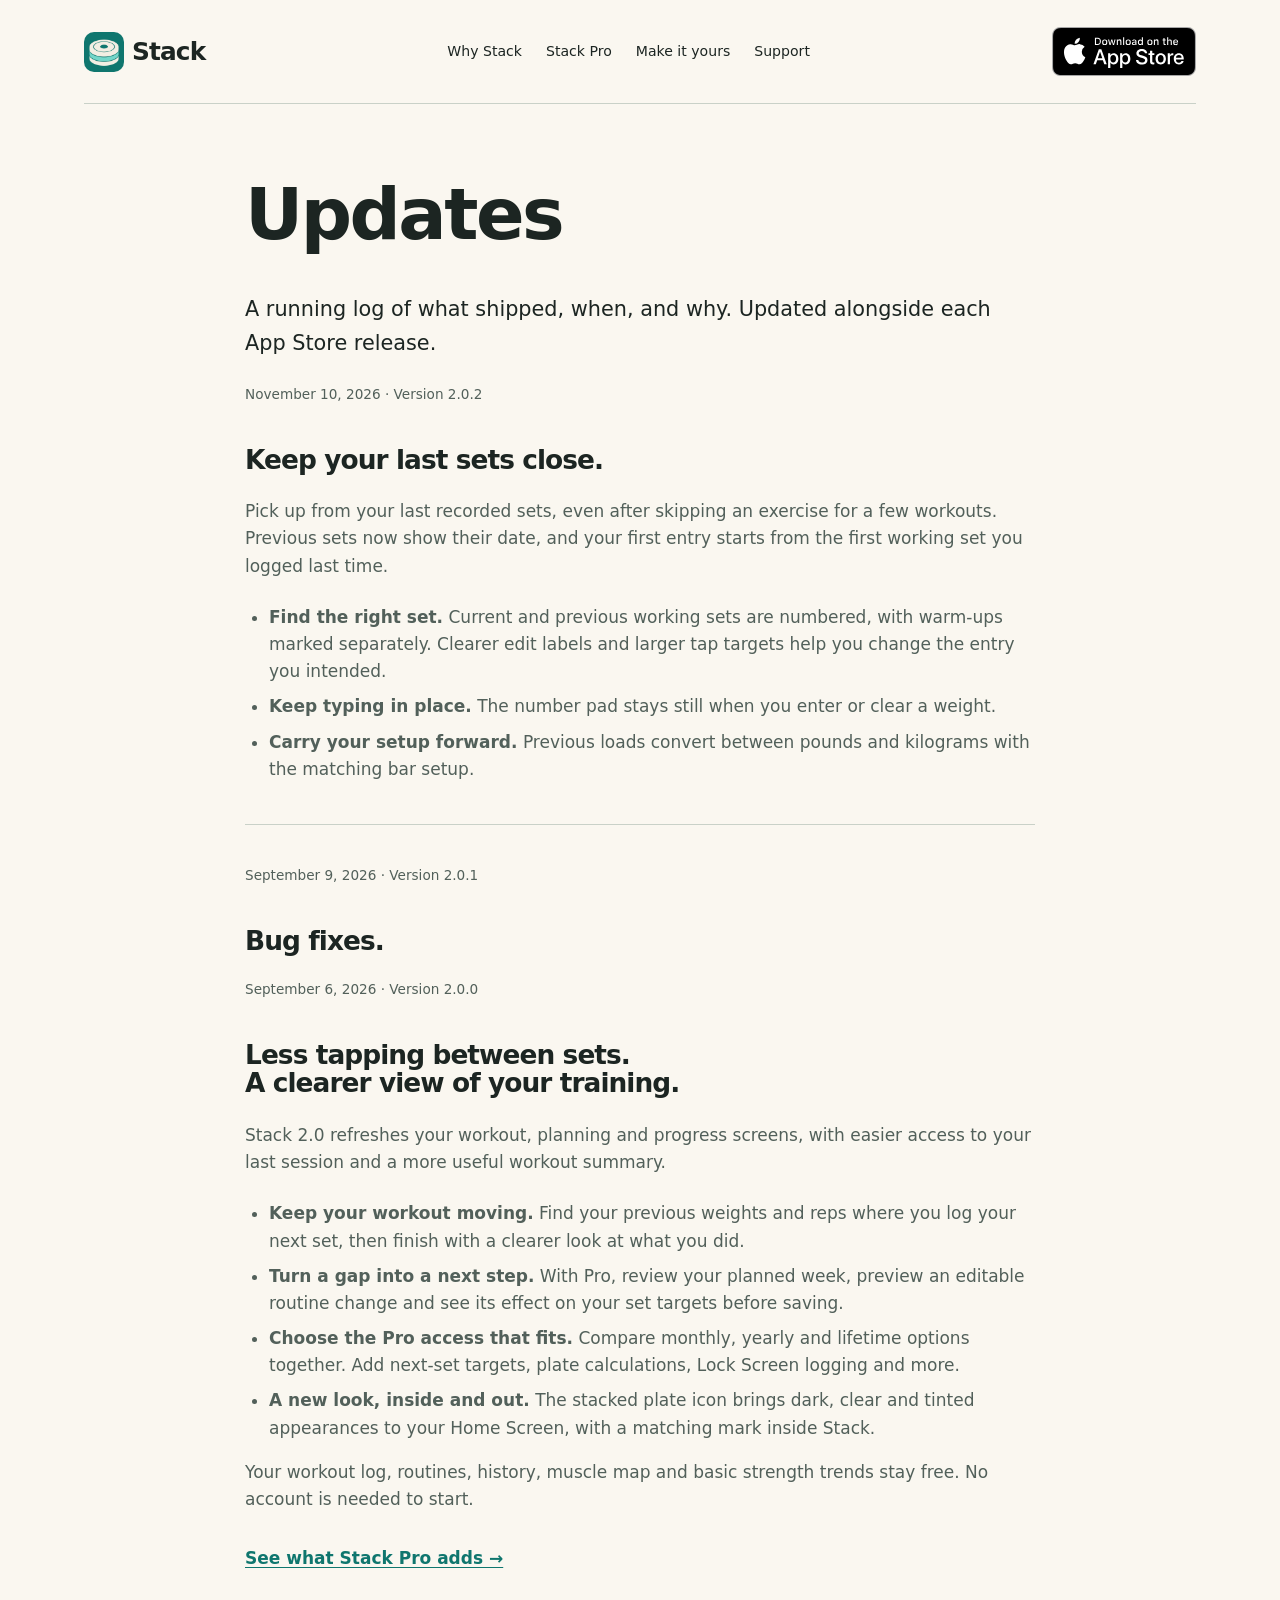
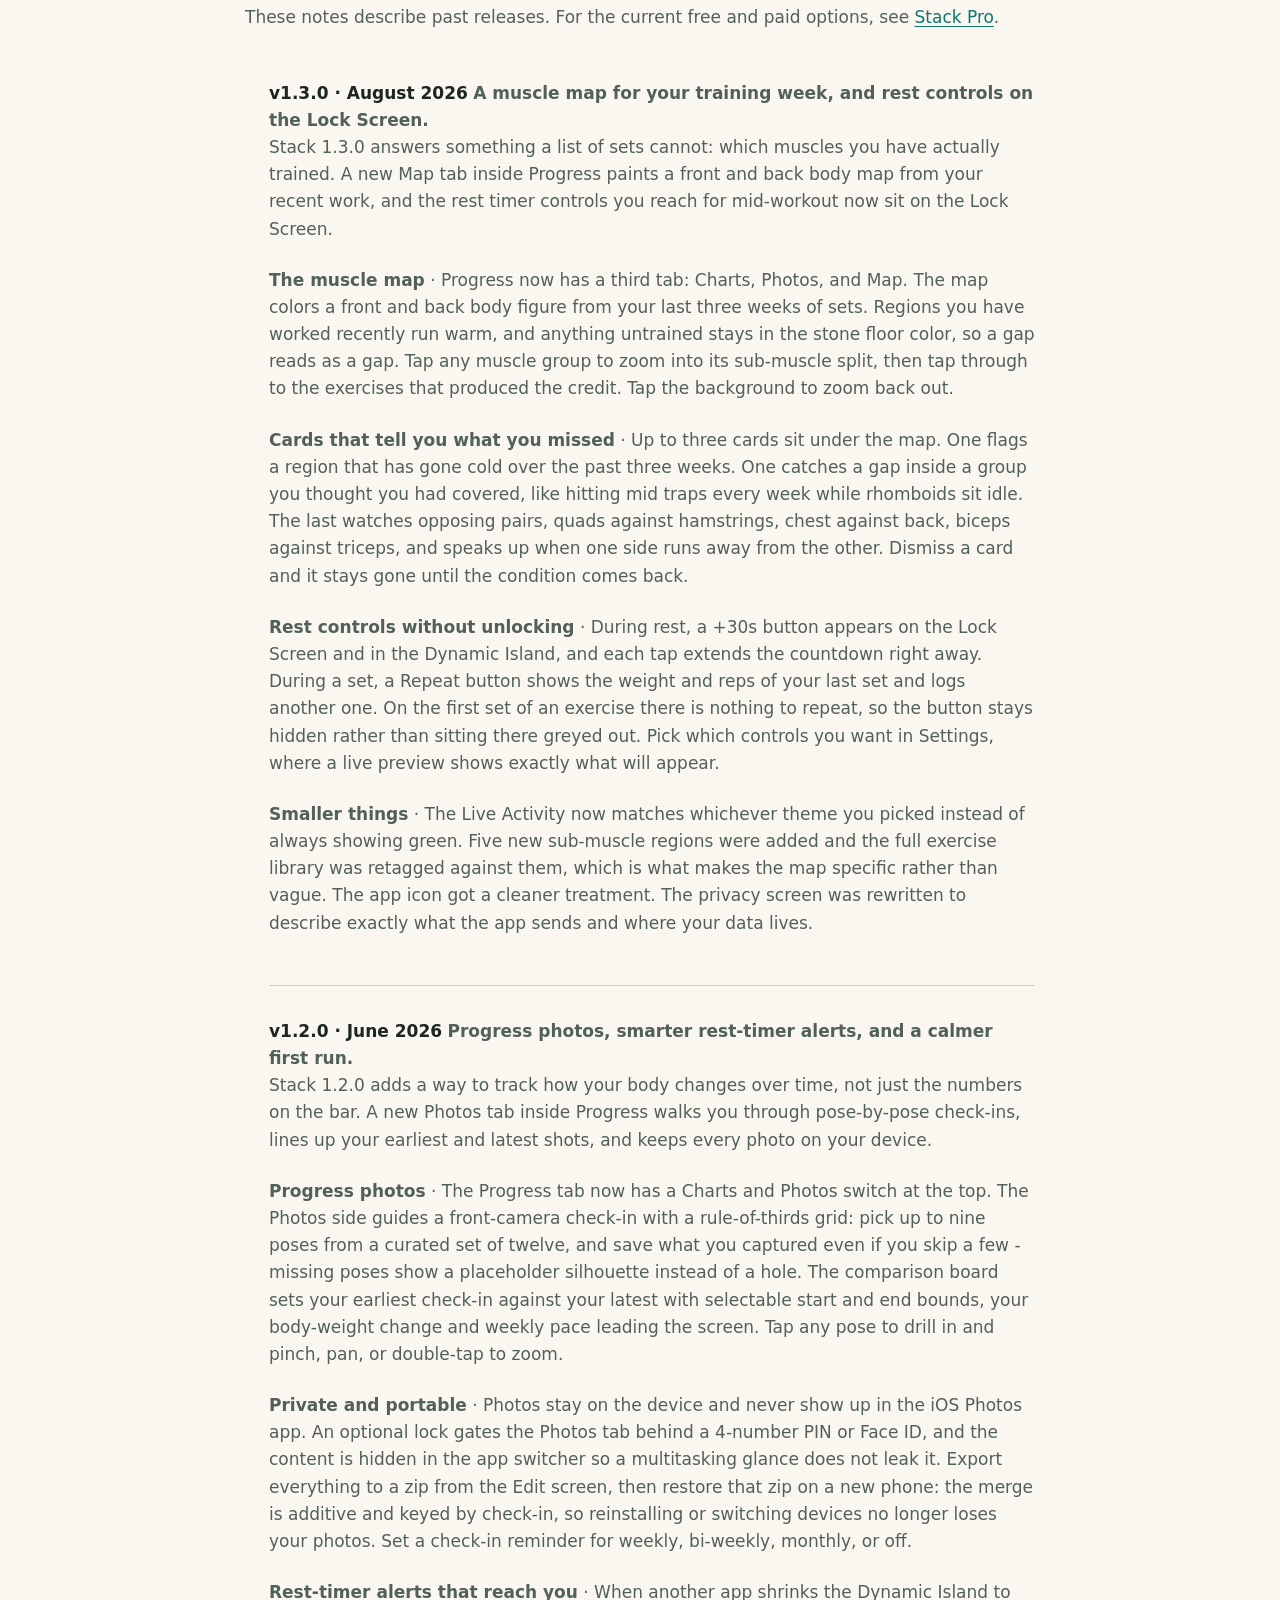
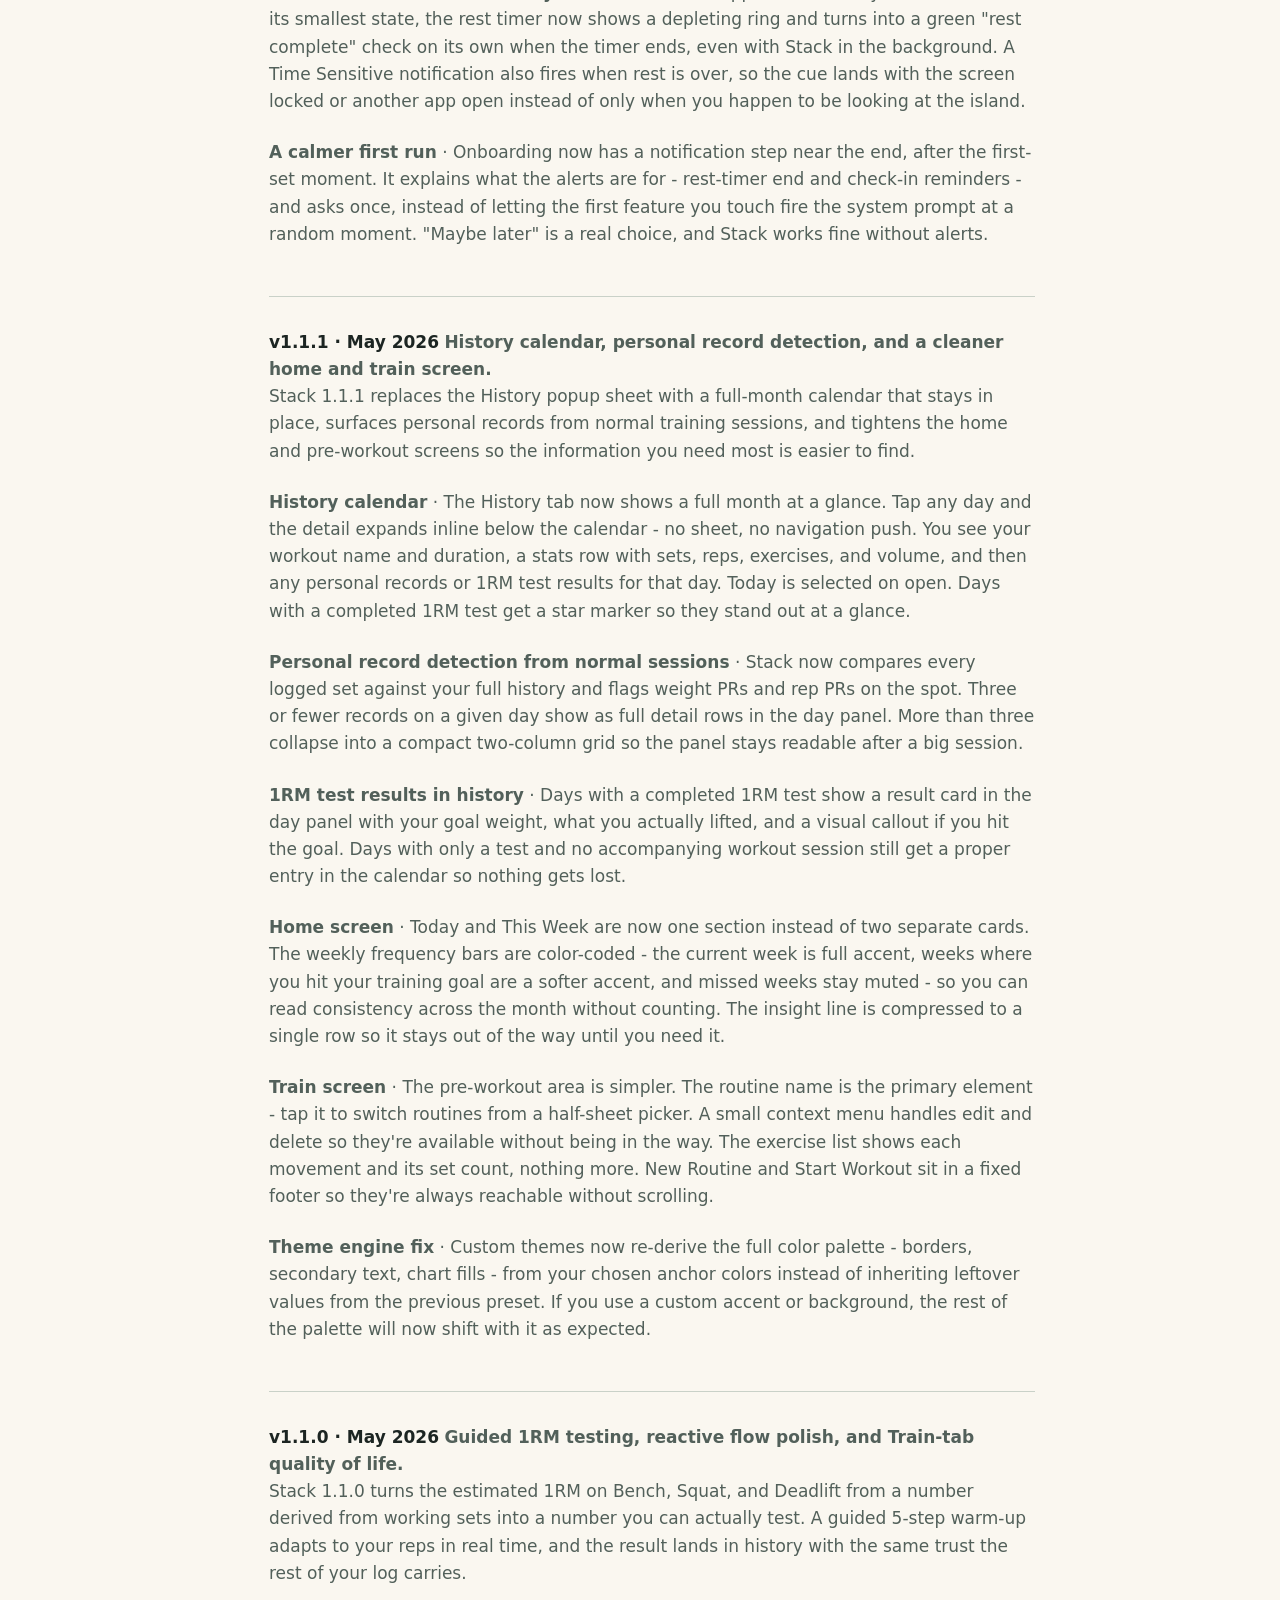
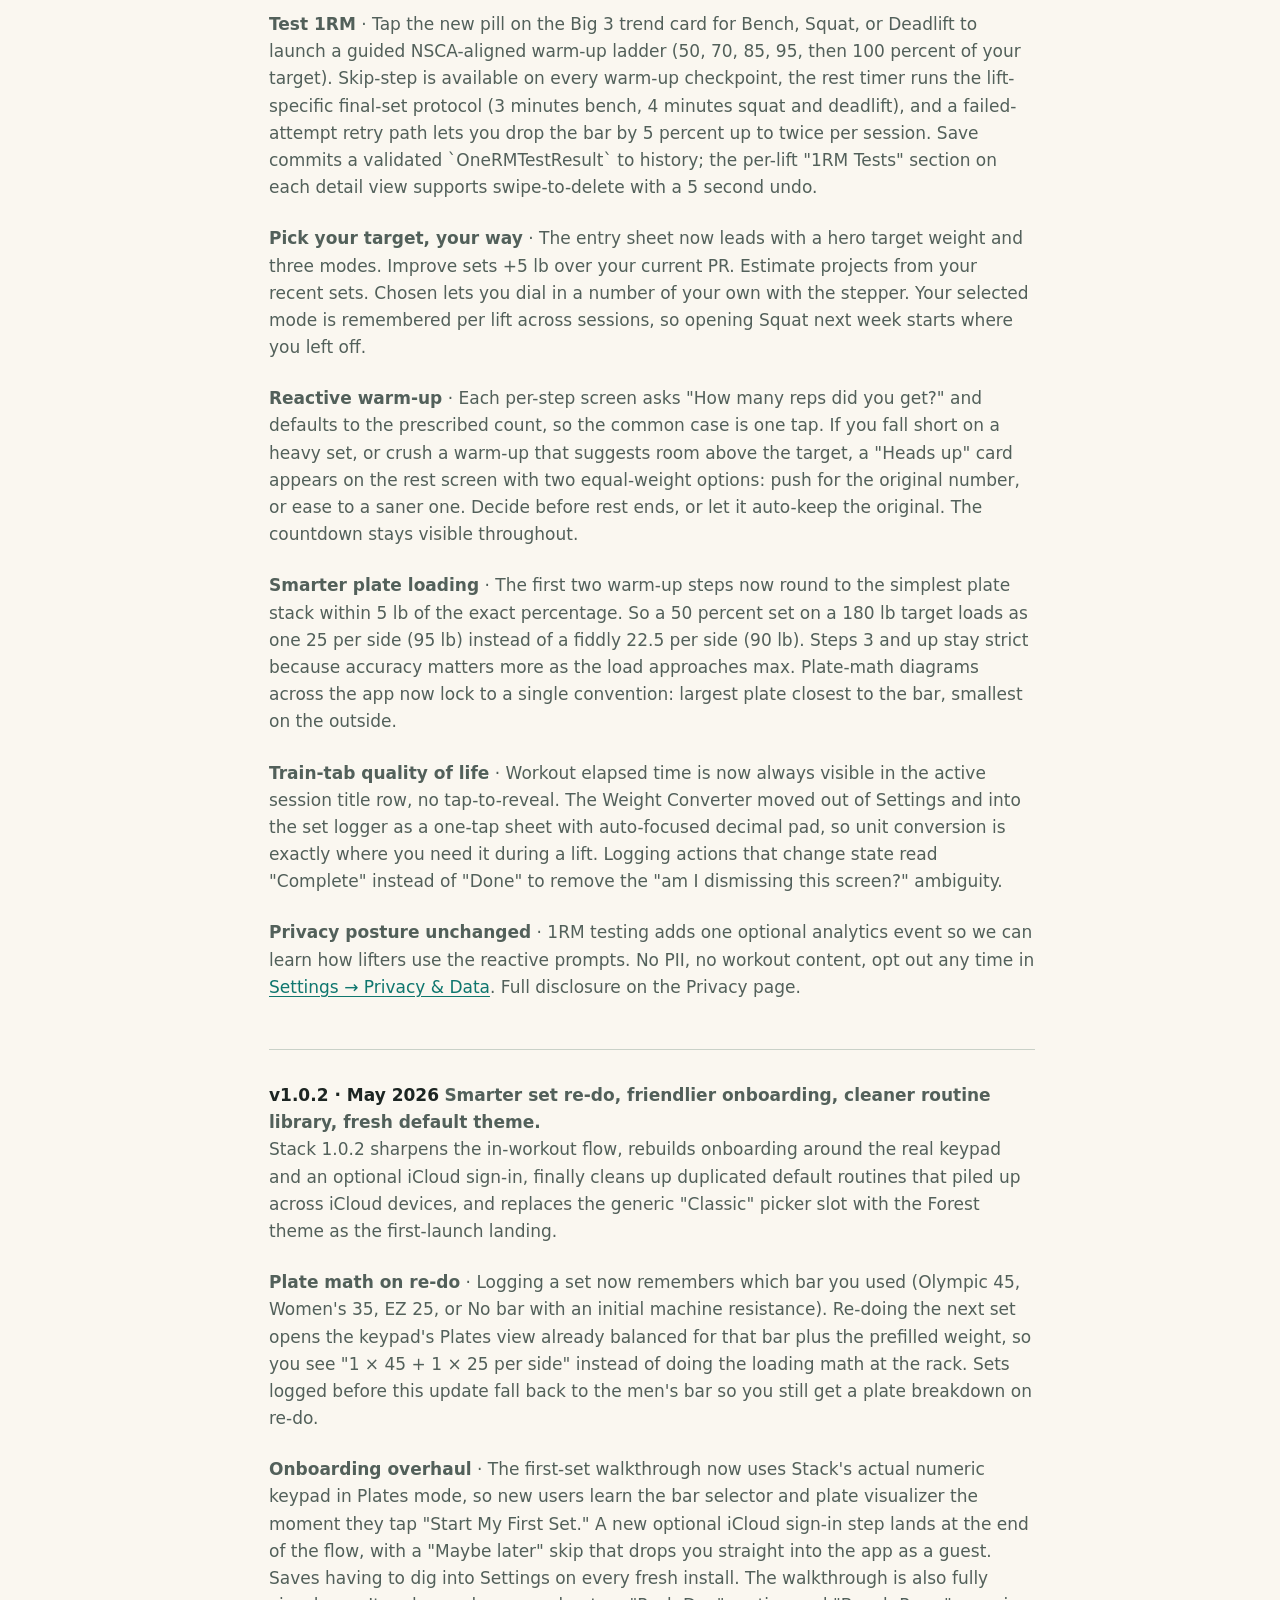
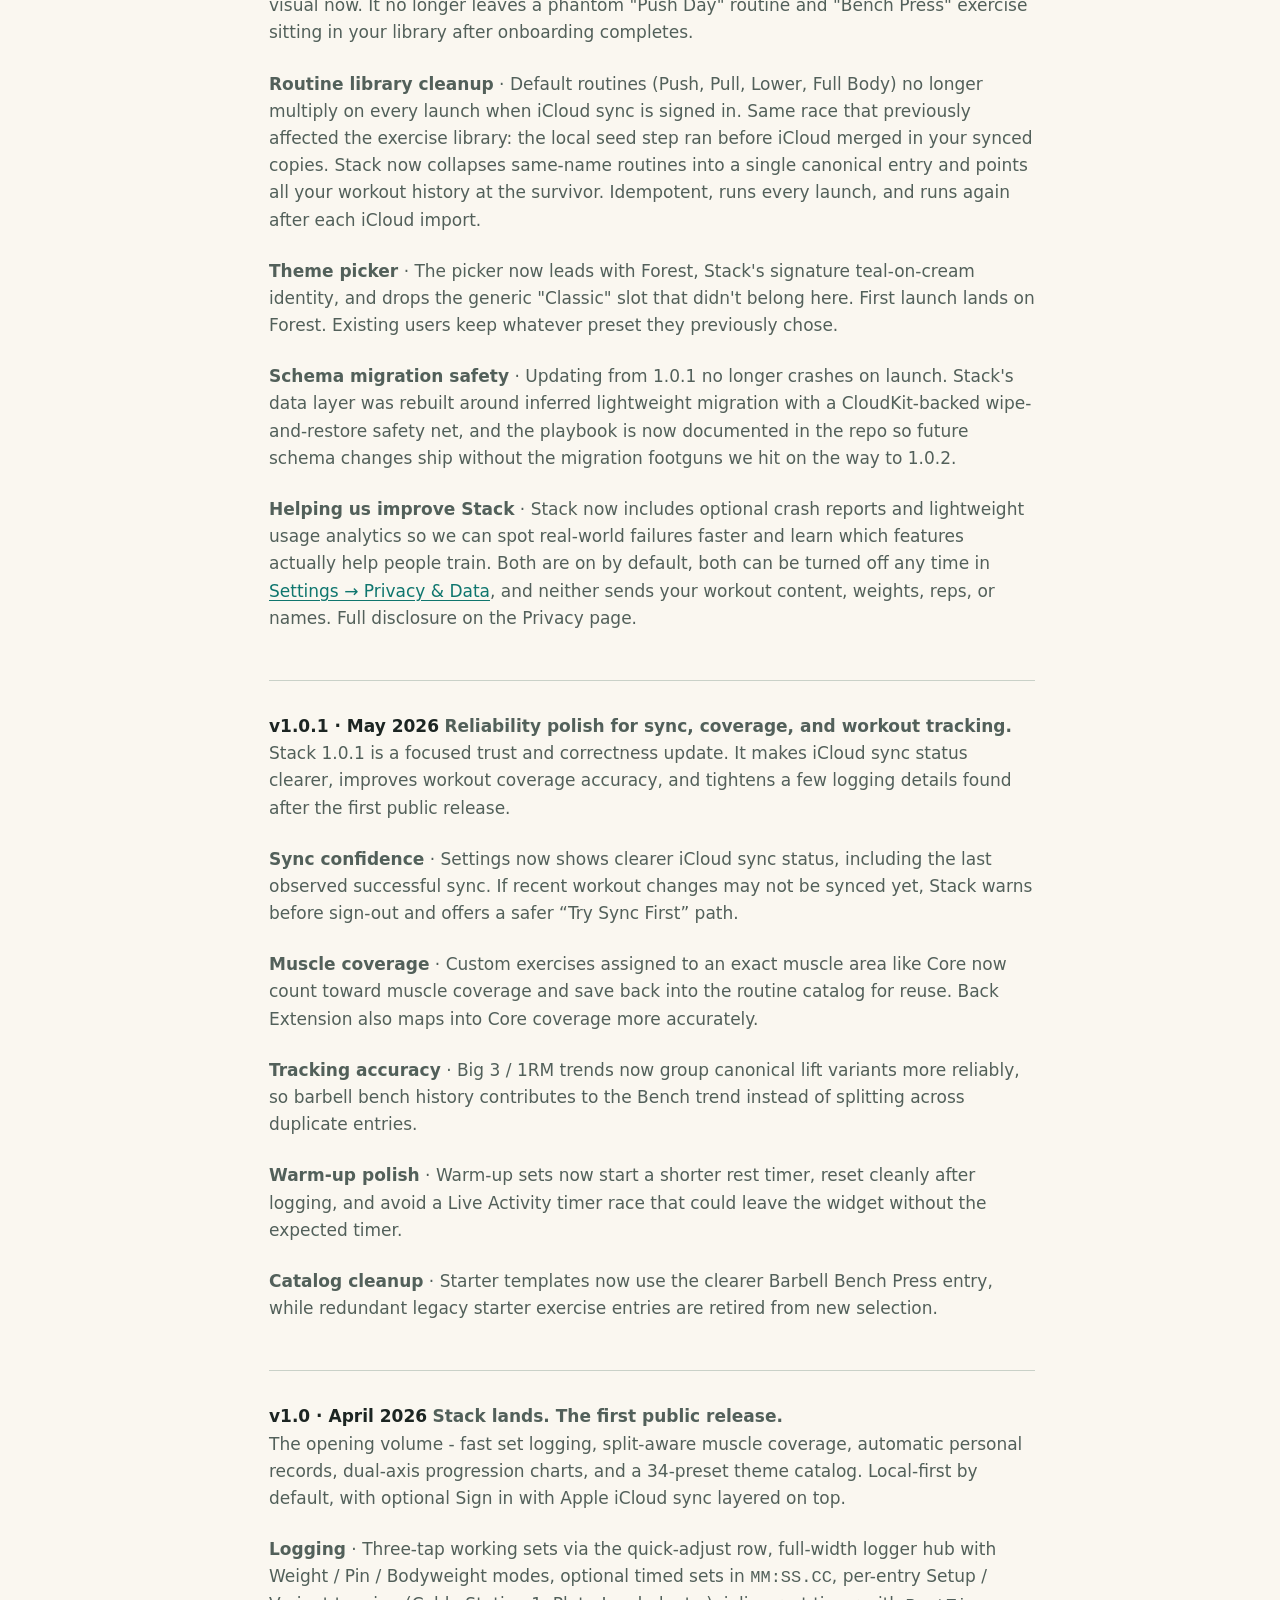
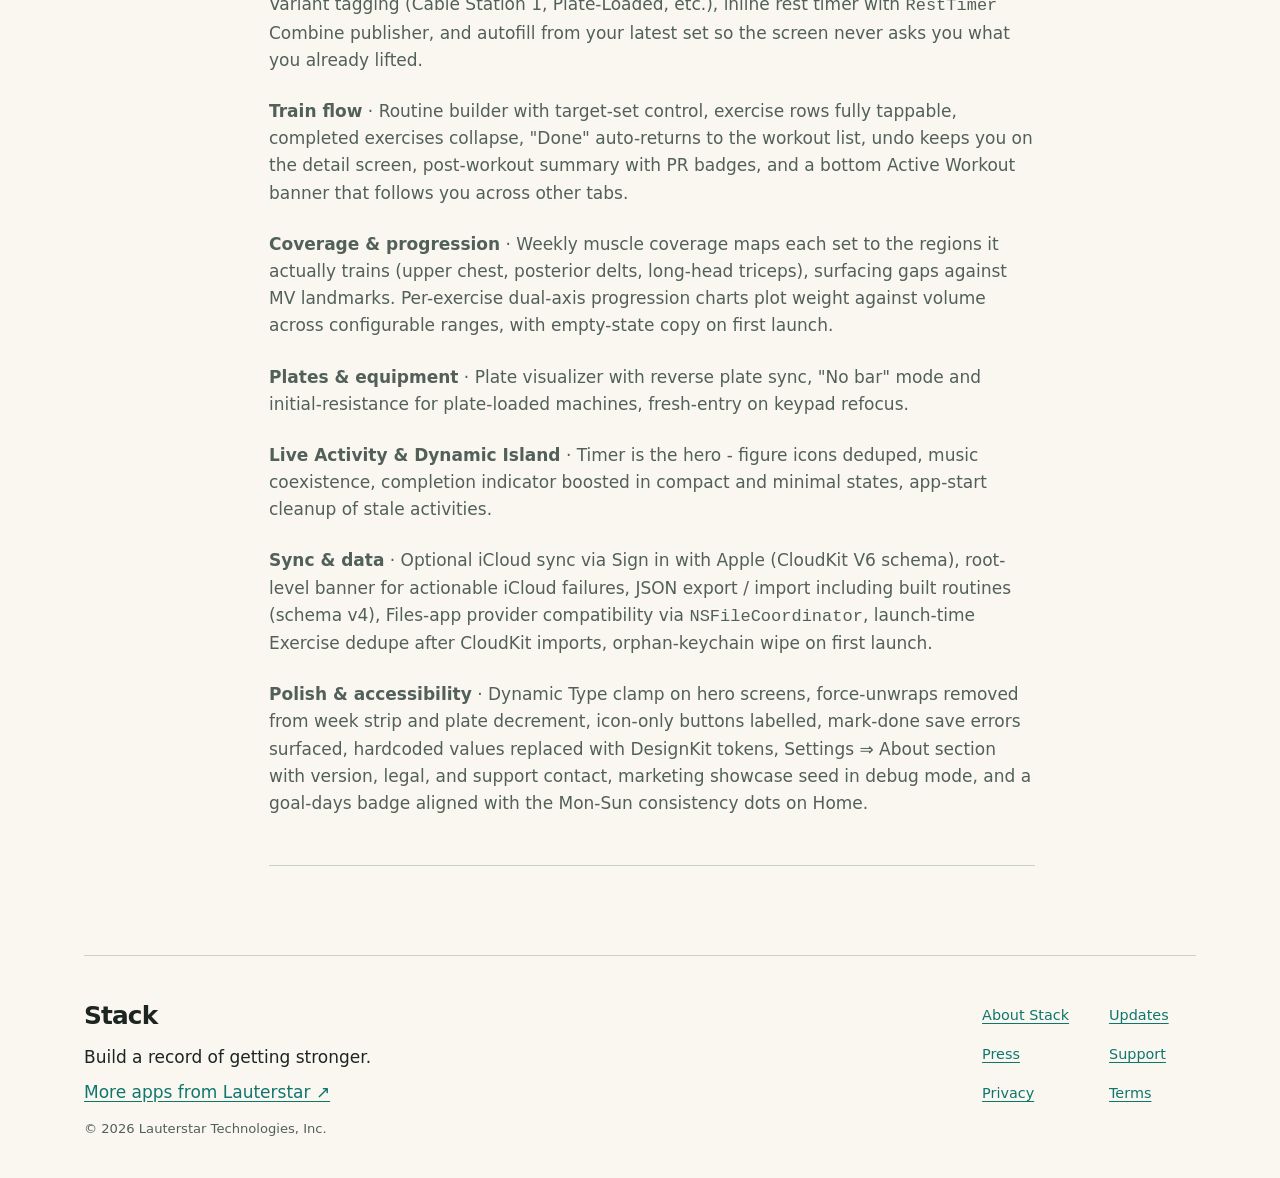
<file: updates.html>
<!doctype html>
<html lang="en"><head>
<meta charset="utf-8">
<meta name="viewport" content="width=device-width, initial-scale=1">
<title>Stack Updates | What changed in your workout app</title>
<meta name="description" content="Read Stack release notes and see what changed in workout logging, progress and training tools.">
<link rel="canonical" href="https://stack.lauterstar.com/updates.html">
<meta name="robots" content="index,follow,max-image-preview:large">
<meta property="og:site_name" content="Stack">
<meta property="og:type" content="website">
<meta property="og:title" content="Stack Updates | What changed in your workout app">
<meta property="og:description" content="Read Stack release notes and see what changed in workout logging, progress and training tools.">
<meta property="og:url" content="https://stack.lauterstar.com/updates.html">
<meta property="og:image" content="https://stack.lauterstar.com/assets/images/icon-1024.png">
<meta property="og:image:alt" content="Stack's stacked weight plate icon">
<meta name="twitter:card" content="summary">
<meta name="twitter:title" content="Stack Updates | What changed in your workout app">
<meta name="twitter:description" content="Read Stack release notes and see what changed in workout logging, progress and training tools.">
<meta name="twitter:image" content="https://stack.lauterstar.com/assets/images/icon-1024.png">
<link rel="icon" href="assets/images/icon-1024.png">
<link rel="apple-touch-icon" href="assets/images/icon-1024.png">
<link rel="stylesheet" href="assets/styles.css">
<script defer src="assets/config.js"></script>
<script defer src="assets/app.js"></script>
<script type="application/ld+json">[{"@context": "https://schema.org", "@type": "WebPage", "name": "Stack Updates | What changed in your workout app", "description": "Read Stack release notes and see what changed in workout logging, progress and training tools.", "url": "https://stack.lauterstar.com/updates.html", "isPartOf": {"@id": "https://stack.lauterstar.com/#website"}, "about": {"@id": "https://stack.lauterstar.com/#app"}, "inLanguage": "en-US"}]</script>
</head><body><!-- THESIS: Sell a better training session, then show the real app that makes it possible.
OWN-WORLD: Cream and charcoal, Forest accents, the approved plate mark, system type and honest native screenshots.
STORY: Less logging friction, visible progress, an optional next step with Pro, then download.
FIRST VIEWPORT: A large outcome-led headline and download action beside the real workout screen.
FORM: A product story with alternating proof and short copy. Existing brand, code-led implementation.
FINISH: unreviewed and undocumented is unfinished; this build ends with the finish review, the verdict, DESIGN.md, and every shipping raster carrying its provenance -->
<a class="skip-link" href="#main-content">Skip to content</a>
<div class="container">
<header class="site-header"><a class="brand" href="index.html" aria-label="Stack home"><img src="assets/images/icon-1024.png" width="40" height="40" alt=""><span>Stack</span></a>
<nav aria-label="Main navigation"><a href="index.html#why-stack">Why Stack</a><a href="pro.html">Stack Pro</a><a href="designkit.html">Make it yours</a><a href="support.html">Support</a>
</nav><a class="app-store-link" href="https://apps.apple.com/us/app/stack-gym-tracker/id6760980211" data-cfg="appStoreUrl" aria-label="Download Stack on the App Store"><img src="assets/images/app-store-badge.svg" alt="Download on the App Store" width="180" height="60"></a>
</header>
<main id="main-content" class="doc">

      <h1>Updates</h1>
      <p class="lede">A running log of what shipped, when, and why. Updated alongside each App Store release.</p>

      <section class="latest-release" aria-labelledby="release-2-0-2-title" id="v2-0-2">
        <p class="meta"><time datetime="2026-11-10">November 10, 2026</time> · Version 2.0.2</p>
        <h2 id="release-2-0-2-title">Keep your last sets close.</h2>
        <p>Pick up from your last recorded sets, even after skipping an exercise for a few workouts. Previous sets now show their date, and your first entry starts from the first working set you logged last time.</p>
        <ul>
          <li><strong>Find the right set.</strong> Current and previous working sets are numbered, with warm-ups marked separately. Clearer edit labels and larger tap targets help you change the entry you intended.</li>
          <li><strong>Keep typing in place.</strong> The number pad stays still when you enter or clear a weight.</li>
          <li><strong>Carry your setup forward.</strong> Previous loads convert between pounds and kilograms with the matching bar setup.</li>
        </ul>
      </section>

      <section aria-labelledby="release-2-0-1-title" id="v2-0-1">
        <p class="meta"><time datetime="2026-09-09">September 9, 2026</time> · Version 2.0.1</p>
        <h2 id="release-2-0-1-title">Bug fixes.</h2>
      </section>

      <section aria-labelledby="release-2-title" id="v2-0-0">
        <p class="meta"><time datetime="2026-09-06">September 6, 2026</time> · Version 2.0.0</p>
        <h2 id="release-2-title">Less tapping between sets.<br>A clearer view of your training.</h2>
        <p>Stack 2.0 refreshes your workout, planning and progress screens, with easier access to your last session and a more useful workout summary.</p>
        <ul>
          <li><strong>Keep your workout moving.</strong> Find your previous weights and reps where you log your next set, then finish with a clearer look at what you did.</li>
          <li><strong>Turn a gap into a next step.</strong> With Pro, review your planned week, preview an editable routine change and see its effect on your set targets before saving.</li>
          <li><strong>Choose the Pro access that fits.</strong> Compare monthly, yearly and lifetime options together. Add next-set targets, plate calculations, Lock Screen logging and more.</li>
          <li><strong>A new look, inside and out.</strong> The stacked plate icon brings dark, clear and tinted appearances to your Home Screen, with a matching mark inside Stack.</li>
        </ul>
        <p>Your workout log, routines, history, muscle map and basic strength trends stay free. No account is needed to start.</p>
        <p><a class="text-link" href="pro.html">See what Stack Pro adds →</a></p>
      </section>

      <p>These notes describe past releases. For the current free and paid options, see <a href="pro.html">Stack Pro</a>.</p>
<ul class="updates-list" data-nosnippet>
        <li id="v1-3-0">
          <span class="ver">v1.3.0 &middot; August 2026</span>
          <strong>A muscle map for your training week, and rest controls on the Lock Screen.</strong>
          <p>Stack 1.3.0 answers something a list of sets cannot: which muscles you have actually trained. A new Map tab inside Progress paints a front and back body map from your recent work, and the rest timer controls you reach for mid-workout now sit on the Lock Screen.</p>
          <p><strong>The muscle map</strong> &middot; Progress now has a third tab: Charts, Photos, and Map. The map colors a front and back body figure from your last three weeks of sets. Regions you have worked recently run warm, and anything untrained stays in the stone floor color, so a gap reads as a gap. Tap any muscle group to zoom into its sub-muscle split, then tap through to the exercises that produced the credit. Tap the background to zoom back out.</p>
          <p><strong>Cards that tell you what you missed</strong> &middot; Up to three cards sit under the map. One flags a region that has gone cold over the past three weeks. One catches a gap inside a group you thought you had covered, like hitting mid traps every week while rhomboids sit idle. The last watches opposing pairs, quads against hamstrings, chest against back, biceps against triceps, and speaks up when one side runs away from the other. Dismiss a card and it stays gone until the condition comes back.</p>
          <p><strong>Rest controls without unlocking</strong> &middot; During rest, a +30s button appears on the Lock Screen and in the Dynamic Island, and each tap extends the countdown right away. During a set, a Repeat button shows the weight and reps of your last set and logs another one. On the first set of an exercise there is nothing to repeat, so the button stays hidden rather than sitting there greyed out. Pick which controls you want in Settings, where a live preview shows exactly what will appear.</p>
          <p><strong>Smaller things</strong> &middot; The Live Activity now matches whichever theme you picked instead of always showing green. Five new sub-muscle regions were added and the full exercise library was retagged against them, which is what makes the map specific rather than vague. The app icon got a cleaner treatment. The privacy screen was rewritten to describe exactly what the app sends and where your data lives.</p>
        </li>
        <li id="v1-2-0">
          <span class="ver">v1.2.0 &middot; June 2026</span>
          <strong>Progress photos, smarter rest-timer alerts, and a calmer first run.</strong>
          <p>Stack 1.2.0 adds a way to track how your body changes over time, not just the numbers on the bar. A new Photos tab inside Progress walks you through pose-by-pose check-ins, lines up your earliest and latest shots, and keeps every photo on your device.</p>
          <p><strong>Progress photos</strong> &middot; The Progress tab now has a Charts and Photos switch at the top. The Photos side guides a front-camera check-in with a rule-of-thirds grid: pick up to nine poses from a curated set of twelve, and save what you captured even if you skip a few - missing poses show a placeholder silhouette instead of a hole. The comparison board sets your earliest check-in against your latest with selectable start and end bounds, your body-weight change and weekly pace leading the screen. Tap any pose to drill in and pinch, pan, or double-tap to zoom.</p>
          <p><strong>Private and portable</strong> &middot; Photos stay on the device and never show up in the iOS Photos app. An optional lock gates the Photos tab behind a 4-number PIN or Face ID, and the content is hidden in the app switcher so a multitasking glance does not leak it. Export everything to a zip from the Edit screen, then restore that zip on a new phone: the merge is additive and keyed by check-in, so reinstalling or switching devices no longer loses your photos. Set a check-in reminder for weekly, bi-weekly, monthly, or off.</p>
          <p><strong>Rest-timer alerts that reach you</strong> &middot; When another app shrinks the Dynamic Island to its smallest state, the rest timer now shows a depleting ring and turns into a green "rest complete" check on its own when the timer ends, even with Stack in the background. A Time Sensitive notification also fires when rest is over, so the cue lands with the screen locked or another app open instead of only when you happen to be looking at the island.</p>
          <p><strong>A calmer first run</strong> &middot; Onboarding now has a notification step near the end, after the first-set moment. It explains what the alerts are for - rest-timer end and check-in reminders - and asks once, instead of letting the first feature you touch fire the system prompt at a random moment. "Maybe later" is a real choice, and Stack works fine without alerts.</p>
        </li>
        <li id="v1-1-1">
          <span class="ver">v1.1.1 &middot; May 2026</span>
          <strong>History calendar, personal record detection, and a cleaner home and train screen.</strong>
          <p>Stack 1.1.1 replaces the History popup sheet with a full-month calendar that stays in place, surfaces personal records from normal training sessions, and tightens the home and pre-workout screens so the information you need most is easier to find.</p>
          <p><strong>History calendar</strong> &middot; The History tab now shows a full month at a glance. Tap any day and the detail expands inline below the calendar - no sheet, no navigation push. You see your workout name and duration, a stats row with sets, reps, exercises, and volume, and then any personal records or 1RM test results for that day. Today is selected on open. Days with a completed 1RM test get a star marker so they stand out at a glance.</p>
          <p><strong>Personal record detection from normal sessions</strong> &middot; Stack now compares every logged set against your full history and flags weight PRs and rep PRs on the spot. Three or fewer records on a given day show as full detail rows in the day panel. More than three collapse into a compact two-column grid so the panel stays readable after a big session.</p>
          <p><strong>1RM test results in history</strong> &middot; Days with a completed 1RM test show a result card in the day panel with your goal weight, what you actually lifted, and a visual callout if you hit the goal. Days with only a test and no accompanying workout session still get a proper entry in the calendar so nothing gets lost.</p>
          <p><strong>Home screen</strong> &middot; Today and This Week are now one section instead of two separate cards. The weekly frequency bars are color-coded - the current week is full accent, weeks where you hit your training goal are a softer accent, and missed weeks stay muted - so you can read consistency across the month without counting. The insight line is compressed to a single row so it stays out of the way until you need it.</p>
          <p><strong>Train screen</strong> &middot; The pre-workout area is simpler. The routine name is the primary element - tap it to switch routines from a half-sheet picker. A small context menu handles edit and delete so they're available without being in the way. The exercise list shows each movement and its set count, nothing more. New Routine and Start Workout sit in a fixed footer so they're always reachable without scrolling.</p>
          <p><strong>Theme engine fix</strong> &middot; Custom themes now re-derive the full color palette - borders, secondary text, chart fills - from your chosen anchor colors instead of inheriting leftover values from the previous preset. If you use a custom accent or background, the rest of the palette will now shift with it as expected.</p>
        </li>
        <li id="v1-1-0">
          <span class="ver">v1.1.0 &middot; May 2026</span>
          <strong>Guided 1RM testing, reactive flow polish, and Train-tab quality of life.</strong>
          <p>Stack 1.1.0 turns the estimated 1RM on Bench, Squat, and Deadlift from a number derived from working sets into a number you can actually test. A guided 5-step warm-up adapts to your reps in real time, and the result lands in history with the same trust the rest of your log carries.</p>
          <p><strong>Test 1RM</strong> &middot; Tap the new pill on the Big 3 trend card for Bench, Squat, or Deadlift to launch a guided NSCA-aligned warm-up ladder (50, 70, 85, 95, then 100 percent of your target). Skip-step is available on every warm-up checkpoint, the rest timer runs the lift-specific final-set protocol (3 minutes bench, 4 minutes squat and deadlift), and a failed-attempt retry path lets you drop the bar by 5 percent up to twice per session. Save commits a validated `OneRMTestResult` to history; the per-lift "1RM Tests" section on each detail view supports swipe-to-delete with a 5 second undo.</p>
          <p><strong>Pick your target, your way</strong> &middot; The entry sheet now leads with a hero target weight and three modes. Improve sets +5 lb over your current PR. Estimate projects from your recent sets. Chosen lets you dial in a number of your own with the stepper. Your selected mode is remembered per lift across sessions, so opening Squat next week starts where you left off.</p>
          <p><strong>Reactive warm-up</strong> &middot; Each per-step screen asks "How many reps did you get?" and defaults to the prescribed count, so the common case is one tap. If you fall short on a heavy set, or crush a warm-up that suggests room above the target, a "Heads up" card appears on the rest screen with two equal-weight options: push for the original number, or ease to a saner one. Decide before rest ends, or let it auto-keep the original. The countdown stays visible throughout.</p>
          <p><strong>Smarter plate loading</strong> &middot; The first two warm-up steps now round to the simplest plate stack within 5 lb of the exact percentage. So a 50 percent set on a 180 lb target loads as one 25 per side (95 lb) instead of a fiddly 22.5 per side (90 lb). Steps 3 and up stay strict because accuracy matters more as the load approaches max. Plate-math diagrams across the app now lock to a single convention: largest plate closest to the bar, smallest on the outside.</p>
          <p><strong>Train-tab quality of life</strong> &middot; Workout elapsed time is now always visible in the active session title row, no tap-to-reveal. The Weight Converter moved out of Settings and into the set logger as a one-tap sheet with auto-focused decimal pad, so unit conversion is exactly where you need it during a lift. Logging actions that change state read "Complete" instead of "Done" to remove the "am I dismissing this screen?" ambiguity.</p>
          <p><strong>Privacy posture unchanged</strong> &middot; 1RM testing adds one optional analytics event so we can learn how lifters use the reactive prompts. No PII, no workout content, opt out any time in <a href="privacy.html">Settings &rarr; Privacy &amp; Data</a>. Full disclosure on the Privacy page.</p>
        </li>
        <li id="v1-0-2">
          <span class="ver">v1.0.2 &middot; May 2026</span>
          <strong>Smarter set re-do, friendlier onboarding, cleaner routine library, fresh default theme.</strong>
          <p>Stack 1.0.2 sharpens the in-workout flow, rebuilds onboarding around the real keypad and an optional iCloud sign-in, finally cleans up duplicated default routines that piled up across iCloud devices, and replaces the generic "Classic" picker slot with the Forest theme as the first-launch landing.</p>
          <p><strong>Plate math on re-do</strong> &middot; Logging a set now remembers which bar you used (Olympic 45, Women's 35, EZ 25, or No bar with an initial machine resistance). Re-doing the next set opens the keypad's Plates view already balanced for that bar plus the prefilled weight, so you see "1 &times; 45 + 1 &times; 25 per side" instead of doing the loading math at the rack. Sets logged before this update fall back to the men's bar so you still get a plate breakdown on re-do.</p>
          <p><strong>Onboarding overhaul</strong> &middot; The first-set walkthrough now uses Stack's actual numeric keypad in Plates mode, so new users learn the bar selector and plate visualizer the moment they tap "Start My First Set." A new optional iCloud sign-in step lands at the end of the flow, with a "Maybe later" skip that drops you straight into the app as a guest. Saves having to dig into Settings on every fresh install. The walkthrough is also fully visual now. It no longer leaves a phantom "Push Day" routine and "Bench Press" exercise sitting in your library after onboarding completes.</p>
          <p><strong>Routine library cleanup</strong> &middot; Default routines (Push, Pull, Lower, Full Body) no longer multiply on every launch when iCloud sync is signed in. Same race that previously affected the exercise library: the local seed step ran before iCloud merged in your synced copies. Stack now collapses same-name routines into a single canonical entry and points all your workout history at the survivor. Idempotent, runs every launch, and runs again after each iCloud import.</p>
          <p><strong>Theme picker</strong> &middot; The picker now leads with Forest, Stack's signature teal-on-cream identity, and drops the generic "Classic" slot that didn't belong here. First launch lands on Forest. Existing users keep whatever preset they previously chose.</p>
          <p><strong>Schema migration safety</strong> &middot; Updating from 1.0.1 no longer crashes on launch. Stack's data layer was rebuilt around inferred lightweight migration with a CloudKit-backed wipe-and-restore safety net, and the playbook is now documented in the repo so future schema changes ship without the migration footguns we hit on the way to 1.0.2.</p>
          <p><strong>Helping us improve Stack</strong> &middot; Stack now includes optional crash reports and lightweight usage analytics so we can spot real-world failures faster and learn which features actually help people train. Both are on by default, both can be turned off any time in <a href="privacy.html">Settings &rarr; Privacy &amp; Data</a>, and neither sends your workout content, weights, reps, or names. Full disclosure on the Privacy page.</p>
        </li>
        <li id="v1-0-1">
          <span class="ver">v1.0.1 &middot; May 2026</span>
          <strong>Reliability polish for sync, coverage, and workout tracking.</strong>
          <p>Stack 1.0.1 is a focused trust and correctness update. It makes iCloud sync status clearer, improves workout coverage accuracy, and tightens a few logging details found after the first public release.</p>
          <p><strong>Sync confidence</strong> &middot; Settings now shows clearer iCloud sync status, including the last observed successful sync. If recent workout changes may not be synced yet, Stack warns before sign-out and offers a safer “Try Sync First” path.</p>
          <p><strong>Muscle coverage</strong> &middot; Custom exercises assigned to an exact muscle area like Core now count toward muscle coverage and save back into the routine catalog for reuse. Back Extension also maps into Core coverage more accurately.</p>
          <p><strong>Tracking accuracy</strong> &middot; Big 3 / 1RM trends now group canonical lift variants more reliably, so barbell bench history contributes to the Bench trend instead of splitting across duplicate entries.</p>
          <p><strong>Warm-up polish</strong> &middot; Warm-up sets now start a shorter rest timer, reset cleanly after logging, and avoid a Live Activity timer race that could leave the widget without the expected timer.</p>
          <p><strong>Catalog cleanup</strong> &middot; Starter templates now use the clearer Barbell Bench Press entry, while redundant legacy starter exercise entries are retired from new selection.</p>
        </li>
        <li id="v1-0">
          <span class="ver">v1.0 &middot; April 2026</span>
          <strong>Stack lands. The first public release.</strong>
          <p>The opening volume - fast set logging, split-aware muscle coverage, automatic personal records, dual-axis progression charts, and a 34-preset theme catalog. Local-first by default, with optional Sign in with Apple iCloud sync layered on top.</p>
          <p><strong>Logging</strong> &middot; Three-tap working sets via the quick-adjust row, full-width logger hub with Weight / Pin / Bodyweight modes, optional timed sets in <code>MM:SS.CC</code>, per-entry Setup / Variant tagging (Cable Station 1, Plate-Loaded, etc.), inline rest timer with <code>RestTimer</code> Combine publisher, and autofill from your latest set so the screen never asks you what you already lifted.</p>
          <p><strong>Train flow</strong> &middot; Routine builder with target-set control, exercise rows fully tappable, completed exercises collapse, "Done" auto-returns to the workout list, undo keeps you on the detail screen, post-workout summary with PR badges, and a bottom Active Workout banner that follows you across other tabs.</p>
          <p><strong>Coverage &amp; progression</strong> &middot; Weekly muscle coverage maps each set to the regions it actually trains (upper chest, posterior delts, long-head triceps), surfacing gaps against MV landmarks. Per-exercise dual-axis progression charts plot weight against volume across configurable ranges, with empty-state copy on first launch.</p>
          <p><strong>Plates &amp; equipment</strong> &middot; Plate visualizer with reverse plate sync, "No bar" mode and initial-resistance for plate-loaded machines, fresh-entry on keypad refocus.</p>
          <p><strong>Live Activity &amp; Dynamic Island</strong> &middot; Timer is the hero - figure icons deduped, music coexistence, completion indicator boosted in compact and minimal states, app-start cleanup of stale activities.</p>
          <p><strong>Sync &amp; data</strong> &middot; Optional iCloud sync via Sign in with Apple (CloudKit V6 schema), root-level banner for actionable iCloud failures, JSON export / import including built routines (schema v4), Files-app provider compatibility via <code>NSFileCoordinator</code>, launch-time Exercise dedupe after CloudKit imports, orphan-keychain wipe on first launch.</p>
          <p><strong>Polish &amp; accessibility</strong> &middot; Dynamic Type clamp on hero screens, force-unwraps removed from week strip and plate decrement, icon-only buttons labelled, mark-done save errors surfaced, hardcoded values replaced with DesignKit tokens, Settings &rArr; About section with version, legal, and support contact, marketing showcase seed in debug mode, and a goal-days badge aligned with the Mon-Sun consistency dots on Home.</p>
        </li>
      </ul>
    </main>
<footer class="site-footer">
<div class="footer-brand"><a class="brand" href="index.html">Stack</a>
<p>Build a record of getting stronger.</p><p><a href="https://lauterstar.com/apps.html">More apps from Lauterstar ↗</a></p>
<small>© 2026 Lauterstar Technologies, Inc.</small>
</div>
<nav aria-label="More about Stack"><a href="about.html">About Stack</a><a href="updates.html">Updates</a><a href="press.html">Press</a><a href="support.html">Support</a><a href="privacy.html">Privacy</a><a href="terms.html">Terms</a>
</nav>
</footer>
</div></body></html>
</file>
<file: assets/styles.css>
/* Stack 2.0. All visual colors and repeated dimensions live in these tokens. */
:root {
  color-scheme: light dark;
  --bg: #faf7f0;
  --surface: #f0eee5;
  --text: #1c2522;
  --muted: #52605a;
  --accent: #0f766e;
  --accent-hover: #0b5d57;
  --on-accent: #ffffff;
  --line: #c9d1c8;
  --panel: #123e36;
  --panel-text: #f3eee3;
  --panel-muted: #cbded5;
  --focus: #825518;
  --space-xs: 4px;
  --space-s: 8px;
  --space-m: 16px;
  --space-l: 24px;
  --space-xl: 40px;
  --space-xxl: 72px;
  --space-section: 112px;
  --radius: 16px;
  --radius-phone: 32px;
  --max-width: 1160px;
  --font: -apple-system, BlinkMacSystemFont, "Segoe UI", system-ui, sans-serif;
}
@media (prefers-color-scheme: dark) {
  :root { --bg: #1c211f; --surface: #272e2a; --text: #f3eee3; --muted: #b8c7bd; --accent: #83d8c7; --accent-hover: #a3eadb; --on-accent: #123e36; --line: #49564f; --focus: #f1c985; }
}
* { box-sizing: border-box; }
html { scroll-behavior: smooth; scroll-padding-top: var(--space-l); }
body { margin: 0; background: var(--bg); color: var(--text); font: 17px/1.6 var(--font); -webkit-font-smoothing: antialiased; }
::selection { background: var(--accent); color: var(--on-accent); }
a { color: var(--accent); text-underline-offset: .2em; }
a:hover { color: var(--accent-hover); }
:focus-visible { outline: 3px solid var(--focus); outline-offset: 5px; }
button, input { font: inherit; }
button, a { -webkit-tap-highlight-color: transparent; }
img { max-width: 100%; height: auto; display: block; }
p { margin: 0 0 var(--space-l); }
h1,h2,h3 { line-height: 1.08; margin: 0 0 var(--space-l); font-weight: 720; letter-spacing: -.035em; text-wrap: balance; overflow-wrap: anywhere; }
h1 { font-size: clamp(2.7rem, 5.6vw, 5.2rem); }
h2 { font-size: clamp(2rem, 4vw, 3.6rem); }
h3 { font-size: 1.45rem; letter-spacing: -.02em; }
.container { max-width: var(--max-width); margin: auto; padding: 0 var(--space-l); }
.skip-link { position: absolute; left: var(--space-m); top: -100px; z-index: 20; padding: var(--space-m); background: var(--bg); }
.skip-link:focus { top: var(--space-m); }
.site-header { display: flex; gap: var(--space-l); justify-content: space-between; align-items: center; min-height: 104px; border-bottom: 1px solid var(--line); }
.brand { display: inline-flex; gap: var(--space-s); align-items: center; font-size: 1.55rem; font-weight: 750; color: var(--text); text-decoration: none; letter-spacing: -.035em; }
.brand img { border-radius: 10px; }
.site-header nav { display: flex; flex-wrap: wrap; gap: var(--space-l); align-items: center; }
.site-header nav a { font-size: .88rem; color: var(--text); text-decoration: none; padding: var(--space-s) 0; }
.site-header nav a:hover, .site-header nav a[aria-current] { color: var(--accent); text-decoration: underline; }
.button { display: inline-flex; align-items: center; justify-content: center; gap: var(--space-m); min-height: 48px; padding: var(--space-s) var(--space-l); border-radius: var(--radius); font-size: 1rem; font-weight: 650; text-decoration: none; border: 1px solid transparent; }
.button.primary { color: var(--on-accent); background: var(--accent); }
.button.primary:hover { background: var(--accent-hover); }
.button.secondary { border-color: var(--line); }
/* Use Apple's supplied badge unchanged, including its own border and lettering. */
.app-store-link { display: inline-block; flex-shrink: 0; width: 180px; line-height: 0; }
.app-store-link img { width: 100%; height: auto; }
.site-header > .app-store-link { width: 144px; }
.latest-release { padding-bottom: var(--space-l); margin-bottom: var(--space-xl); border-bottom: 1px solid var(--line); }
.latest-release h2 { margin-top: var(--space-m); }
.actions { display: flex; align-items: center; flex-wrap: wrap; gap: var(--space-l); margin: var(--space-xl) 0 var(--space-m); }
.text-link { font-weight: 600; display: inline-block; padding: var(--space-s) 0; }
.fine, small, figcaption { font-size: .82rem; line-height: 1.55; color: var(--muted); }
.lead { font-size: clamp(1.15rem, 2vw, 1.4rem); line-height: 1.5; }
.hero { display: grid; grid-template-columns: 1.25fr 1fr; align-items: center; gap: var(--space-xxl); padding: var(--space-xxl) 0; }
.hero-copy h1 span { color: var(--accent); }
.hero-copy p { max-width: 31rem; }
.hero-proof { display: flex; justify-content: center; }
.app-shot { width: min(100%, 290px); margin: 0; }
.app-shot img { width: 100%; border-radius: var(--radius-phone); }
.app-shot figcaption { text-align: center; margin-top: var(--space-m); }
.hero-proof .app-shot { width: min(100%, 276px); }
.benefit-strip { display: flex; justify-content: space-between; flex-wrap: wrap; gap: var(--space-l); border-top: 1px solid var(--line); border-bottom: 1px solid var(--line); padding: var(--space-l) 0; font-weight: 600; }
.benefit-strip p { margin: 0; }
.story { display: grid; grid-template-columns: 1fr 1fr; align-items: center; column-gap: var(--space-xxl); padding: var(--space-section) var(--space-xl); }
.story .app-shot { justify-self: center; }
.story.reverse .story-copy { grid-column: 2; grid-row: 1; }
.story.reverse .app-shot { grid-column: 1; grid-row: 1; }
.story-copy { max-width: 28rem; }
.included { font-size: .9rem; color: var(--accent); font-weight: 600; }
.pro-intro { display: grid; grid-template-columns: 1.1fr 1fr; gap: var(--space-xxl); padding: var(--space-xxl); border-radius: var(--radius); background: var(--panel); color: var(--panel-text); }
.pro-intro p { color: var(--panel-muted); }
.pro-intro .button { background: var(--panel-text); color: var(--panel); }
.pro-points { align-self: center; }
.pro-points ul { padding: 0 0 0 var(--space-l); margin: var(--space-xl) 0; }
.pro-points li { padding-bottom: var(--space-m); }
.personal-teaser { display: grid; grid-template-columns: 1fr 1fr; gap: var(--space-xxl); border-top: 1px solid var(--line); padding: var(--space-xxl) 0; }
.faq { max-width: 820px; margin: var(--space-xxl) auto; }
details { border-bottom: 1px solid var(--line); padding: var(--space-l) 0; }
summary { cursor: pointer; font-size: 1.05rem; font-weight: 650; padding: var(--space-xs) 0; }
details p { margin: var(--space-m) 0 0; color: var(--muted); }
.faq>p { margin-top: var(--space-l); }
.closing { padding: var(--space-xxl) var(--space-l); margin: var(--space-xxl) 0; text-align: center; background: var(--surface); border-radius: var(--radius); }
.closing p { max-width: 34rem; margin: 0 auto var(--space-l); }
.closing .fine { margin-top: var(--space-m); }
.site-footer { display: flex; justify-content: space-between; gap: var(--space-xl); padding: var(--space-xl) 0; border-top: 1px solid var(--line); }
.footer-brand p { margin: var(--space-s) 0; }
.site-footer nav { display: grid; grid-template-columns: 1fr 1fr; column-gap: var(--space-xl); align-content: start; }
.site-footer nav a { padding: var(--space-s) 0; font-size: .9rem; }
.page-intro { max-width: 850px; padding: var(--space-xxl) 0 var(--space-xl); }
.page-intro p { max-width: 650px; }
.more-tools { padding: var(--space-xxl) 0; border-top: 1px solid var(--line); }
.more-tools dl { display: grid; grid-template-columns: 1fr 1fr; gap: var(--space-xl); }
dt { font-weight: 650; margin-bottom: var(--space-s); }
dd { margin: 0 0 var(--space-l); color: var(--muted); }
.plans { padding: var(--space-xxl) 0; }
.plans>p { max-width: 750px; }
.plan-grid { display: grid; grid-template-columns: repeat(3, 1fr); gap: var(--space-l); margin: var(--space-xl) 0; }
.plan-grid article { padding: var(--space-l); border: 1px solid var(--line); border-radius: var(--radius); }
.plans>.fine { margin-top: var(--space-l); }
.free-note { padding: var(--space-xl) 0; max-width: 760px; }
.theme-explorer { display: grid; grid-template-columns: 1.2fr 1fr; gap: var(--space-xxl); align-items: center; padding: var(--space-xl) 0 var(--space-xxl); }
.theme-explorer .app-shot { justify-self: center; }
.theme-options { display: flex; gap: var(--space-s); flex-wrap: wrap; margin: var(--space-xl) 0 var(--space-l); }
.theme-options button { min-height: 56px; border: 1px solid var(--line); border-radius: var(--radius); padding: var(--space-s) var(--space-m); background: var(--surface); color: var(--text); cursor: pointer; }
.theme-options button span { display: block; font-size: .75rem; }
.theme-options button[aria-pressed="true"] { background: var(--accent); color: var(--on-accent); border-color: var(--accent); }
.doc { max-width: 790px; margin: 0 auto; padding: var(--space-xxl) 0; }
.doc h1 { margin-bottom: var(--space-xl); }
.doc h2 { font-size: 1.65rem; margin-top: var(--space-xl); }
.doc h3 { font-size: 1.2rem; margin-top: var(--space-l); }
.doc p, .doc li { color: var(--muted); }
.doc ul { padding-left: var(--space-l); }
.doc li { margin-bottom: var(--space-s); }
.doc .lead, .doc .lede { font-size: 1.3rem; color: var(--text); }
.doc .support-contact { padding: var(--space-l); background: var(--surface); border-radius: var(--radius); }
.doc .support-contact h2 { margin-top: 0; }
.doc .meta { font-size: .85rem; }
.doc .facts { border-top: 1px solid var(--line); padding-top: var(--space-l); }
.updates-list { list-style: none; padding-left: 0; }
.updates-list>li { padding: var(--space-l) 0; border-bottom: 1px solid var(--line); }
.ver { color: var(--text); font-weight: 650; }
@media (max-width: 920px) {
  .site-header { flex-wrap: wrap; gap: var(--space-m); padding: var(--space-l) 0; }
  .site-header nav { order: 3; width: 100%; justify-content: space-between; }
  .hero { gap: var(--space-l); }
  .story { padding-left: 0; padding-right: 0; gap: var(--space-xl); }
  .pro-intro { padding: var(--space-xl); gap: var(--space-xl); }
}
@media (max-width: 600px) {
  :root { --space-section: 64px; --space-xxl: 48px; --radius-phone: 28px; }
  body { font-size: 16px; }
  .container { padding: 0 var(--space-l); }
  .site-header nav { gap: var(--space-s); }
  .site-header nav a { font-size: .78rem; }
  .site-header>.button { font-size: .85rem; padding-left: var(--space-m); padding-right: var(--space-m); }
  .hero, .story, .pro-intro, .personal-teaser, .theme-explorer { grid-template-columns: 1fr; }
  .hero { padding: var(--space-xl) 0; gap: var(--space-xl); }
  .hero h1 { font-size: clamp(2.4rem, 10.5vw, 3.8rem); }
  .hero-proof .app-shot { width: 238px; }
  .hero-copy .actions { margin-top: var(--space-l); gap: var(--space-m); }
  .benefit-strip { display: grid; gap: var(--space-s); font-size: .95rem; }
  .story { row-gap: var(--space-xl); }
  .story.reverse .story-copy, .story.reverse .app-shot { grid-column: 1; grid-row: auto; }
  .story .app-shot, .theme-explorer .app-shot { width: 250px; }
  .pro-intro { padding: var(--space-l); }
  .pro-intro h2 { font-size: 2.2rem; }
  .personal-teaser { gap: var(--space-l); }
  .plan-grid { grid-template-columns: 1fr; gap: var(--space-m); }
  .plan-grid article p { margin-bottom: var(--space-s); }
  .more-tools dl { grid-template-columns: 1fr; gap: var(--space-m); }
  .site-footer { flex-direction: column; }
  .site-footer nav { grid-template-columns: repeat(3, minmax(0, 1fr)); gap: var(--space-s); overflow-wrap: anywhere; }
  .doc h1 { font-size: 2.75rem; }
}
@media (prefers-reduced-motion: reduce) { html { scroll-behavior: auto; } }

/* Real screenshot details: uniform scaling and clipping only. */
.hero-focused { grid-template-columns: 1.1fr 1fr; gap: var(--space-xl); }
.detail-proof { margin: 0; min-width: 0; width: 100%; }
.screen-detail { display: block; text-decoration: none; }
.detail-window { display: block; position: relative; overflow: hidden; border-radius: var(--radius); }
.detail-window img { position: absolute; width: 100%; max-width: none; height: auto; left: 0; top: 0; }
.detail-logger { aspect-ratio: 1206 / 580; }
.detail-logger img { transform: translateY(-29%); }
.detail-plan { aspect-ratio: 1206 / 370; }
.detail-plan img { transform: translateY(-37%); }
.detail-strength { aspect-ratio: 1206 / 640; }
.detail-strength img { transform: translateY(-26%); }
.detail-lock { aspect-ratio: 1179 / 540; }
.detail-lock img { transform: translateY(-66%); }
.detail-plates { aspect-ratio: 1206 / 750; }
.detail-plates img { transform: translateY(-59%); }
.detail-adjustment { aspect-ratio: 1206 / 1600; }
.detail-adjustment img { transform: translateY(-13.2%); }
.detail-open { display: flex; justify-content: space-between; gap: var(--space-m); padding: var(--space-s) 0; font-size: .85rem; font-weight: 600; }
.detail-proof figcaption { margin: 0; }
.routine-story, .pro-marketing .story { padding: var(--space-xxl) 0; }
.progress-story, .lock-story { display: grid; grid-template-columns: 1fr 1.3fr; align-items: center; gap: var(--space-xl); padding: var(--space-xxl) 0; border-top: 1px solid var(--line); }
.lock-story { border-top: 0; }
.next-set-story { align-self: center; }
.next-set-steps { padding-left: var(--space-l); margin: var(--space-l) 0; }
.next-set-steps li { padding: 0 0 var(--space-l) var(--space-s); }
.next-set-steps strong, .next-set-steps span { display: block; }
.next-set-steps span { color: var(--panel-muted); margin-top: var(--space-xs); }
.next-set-steps li:last-child { padding-bottom: 0; }
.set-sequence { font-weight: 600; color: var(--accent); }
.story.reverse .detail-proof { grid-column: 1; grid-row: 1; }
.screen-viewer { width: min(94vw, 560px); max-height: 90vh; padding: var(--space-m); border: 1px solid var(--line); border-radius: var(--radius); color: var(--text); background: var(--bg); }
.screen-viewer::backdrop { background: var(--panel); opacity: .85; }
.viewer-heading { display: flex; justify-content: space-between; align-items: center; gap: var(--space-m); position: sticky; top: 0; background: var(--bg); padding-bottom: var(--space-m); }
.viewer-heading h2 { font-size: 1.1rem; margin: 0; }
.viewer-close { min-height: 44px; padding: var(--space-s) var(--space-m); background: var(--surface); color: var(--text); border: 1px solid var(--line); border-radius: var(--radius); cursor: pointer; }
.viewer-image { width: 100%; height: auto; }
.viewer-caption { font-size: .85rem; margin: var(--space-m) 0 0; color: var(--muted); }
body.viewer-open { overflow: hidden; }
@media (max-width: 600px) {
  .site-header { padding: var(--space-m) 0; gap: var(--space-s); }
  .hero-focused, .progress-story, .lock-story { grid-template-columns: 1fr; gap: var(--space-l); }
  .hero-focused { padding: var(--space-l) 0 var(--space-xl); }
  .hero-focused .fine { margin-bottom: 0; }
  .story.reverse .detail-proof { grid-column: 1; grid-row: auto; }
  .progress-story .story-copy, .lock-story .story-copy { max-width: none; }
}
</file>
